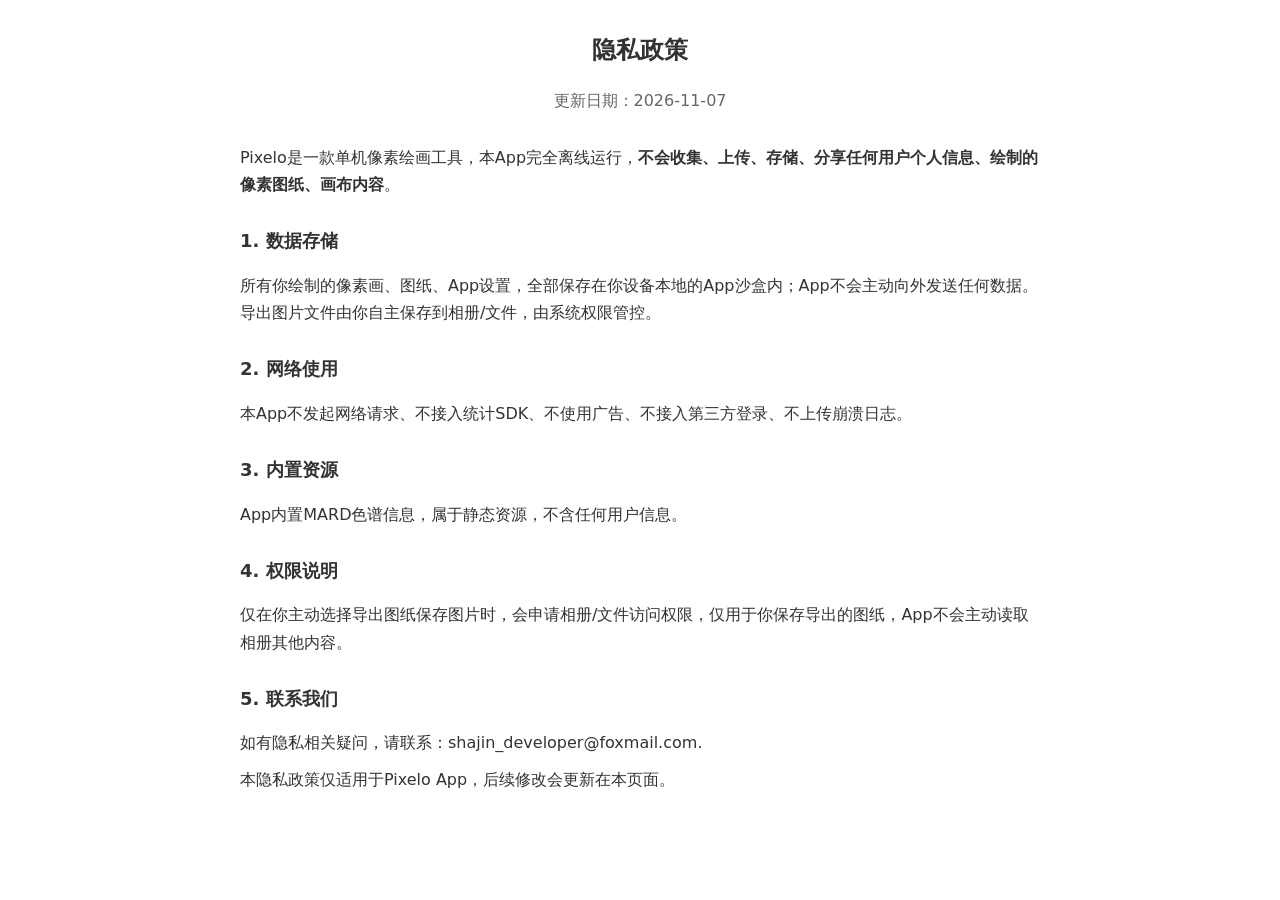
<file: index.html>
<!DOCTYPE html>
<html lang="zh-CN">
<head>
    <meta charset="UTF-8">
    <meta name="viewport" content="width=device-width, initial-scale=1.0">
    <title>隐私政策</title>
    <style>
        body{max-width:800px;margin:30px auto;padding:0 20px;font-family:system-ui,-apple-system,sans-serif;line-height:1.7;color:#333;}
        h1{font-size:24px;text-align:center;}
        .update{color:#666;text-align:center;margin-bottom:30px;}
        h2{font-size:18px;margin-top:28px;}
        p{margin:10px 0;}
    </style>
</head>
<body>
    <h1>隐私政策</h1>
    <div class="update">更新日期：2026-11-07</div>
    <p>Pixelo是一款单机像素绘画工具，本App完全离线运行，<strong>不会收集、上传、存储、分享任何用户个人信息、绘制的像素图纸、画布内容</strong>。</p>
    <h2>1. 数据存储</h2>
    <p>所有你绘制的像素画、图纸、App设置，全部保存在你设备本地的App沙盒内；App不会主动向外发送任何数据。导出图片文件由你自主保存到相册/文件，由系统权限管控。</p>
    <h2>2. 网络使用</h2>
    <p>本App不发起网络请求、不接入统计SDK、不使用广告、不接入第三方登录、不上传崩溃日志。</p>
    <h2>3. 内置资源</h2>
    <p>App内置MARD色谱信息，属于静态资源，不含任何用户信息。</p>
    <h2>4. 权限说明</h2>
    <p>仅在你主动选择导出图纸保存图片时，会申请相册/文件访问权限，仅用于你保存导出的图纸，App不会主动读取相册其他内容。</p>
    <h2>5. 联系我们</h2>
    <p>如有隐私相关疑问，请联系：shajin_developer@foxmail.com.</p>
    <p>本隐私政策仅适用于Pixelo App，后续修改会更新在本页面。</p>
</body>
</html>
</file>
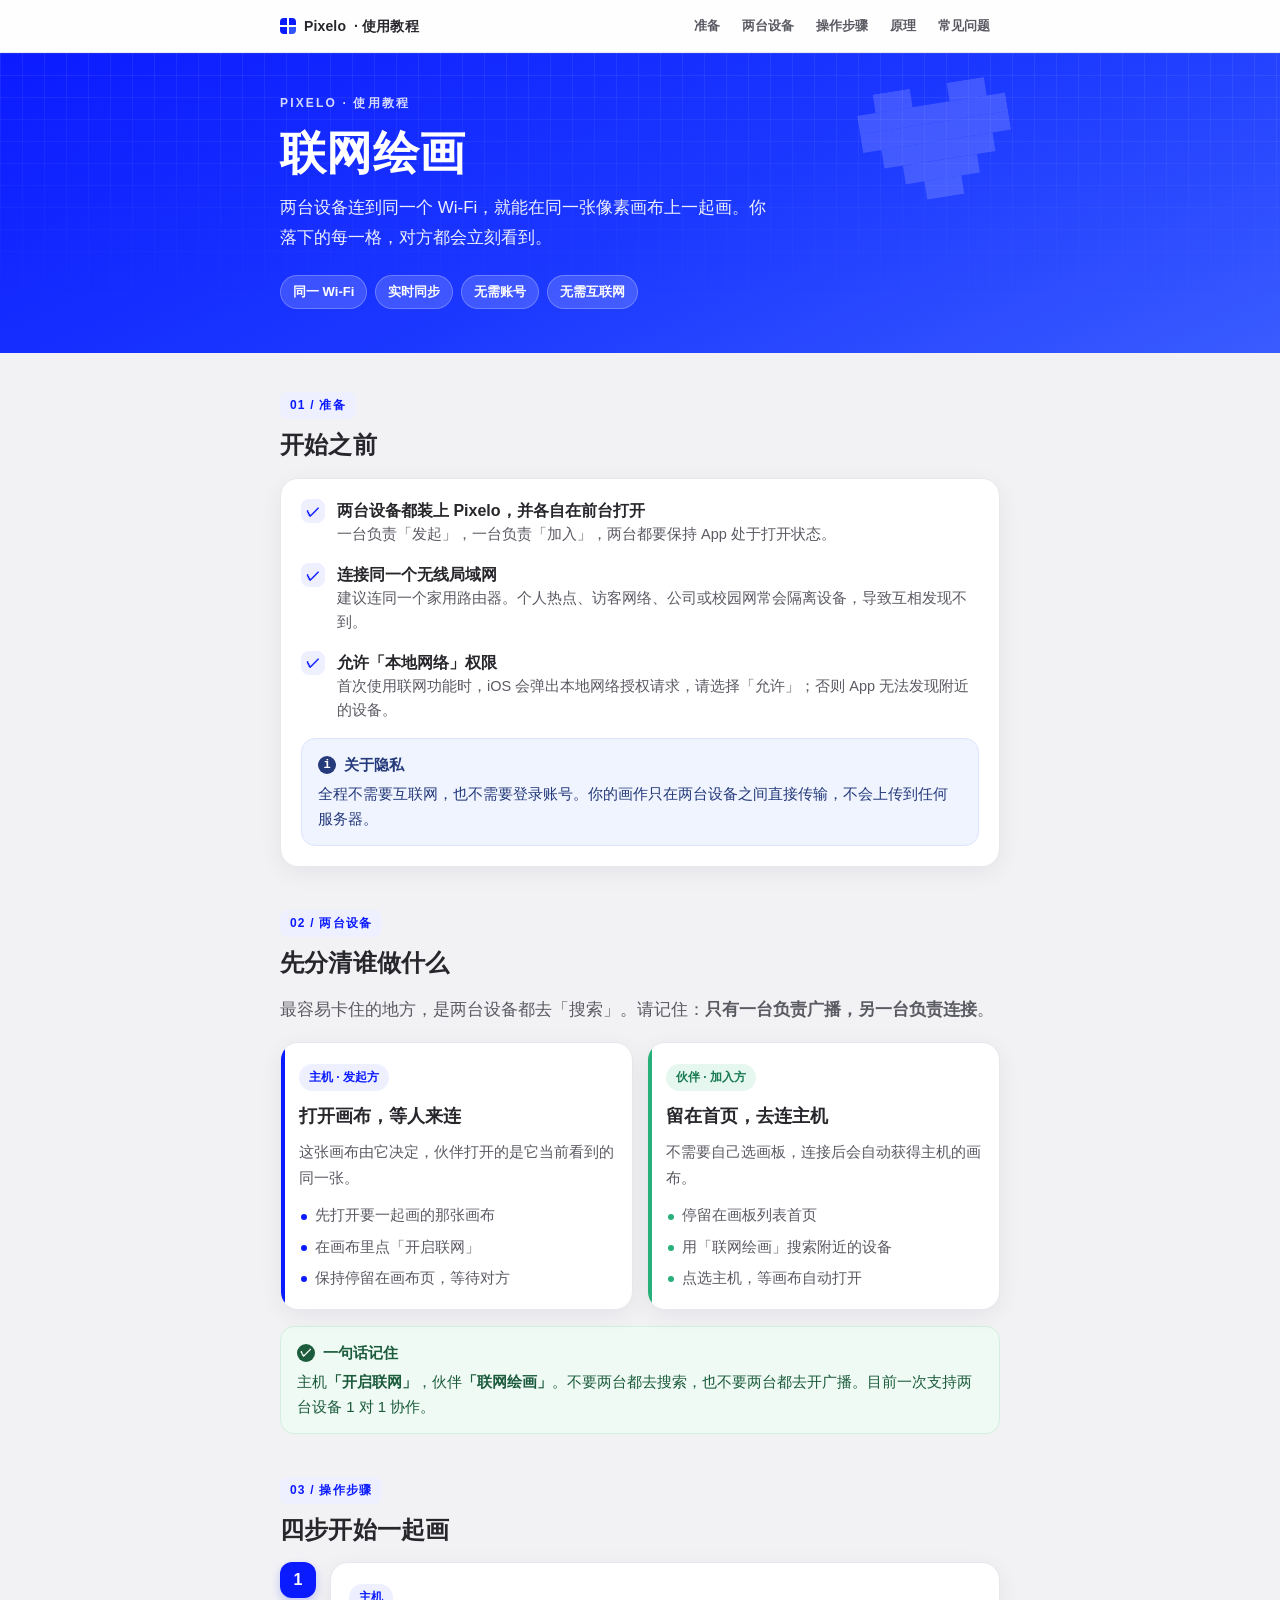
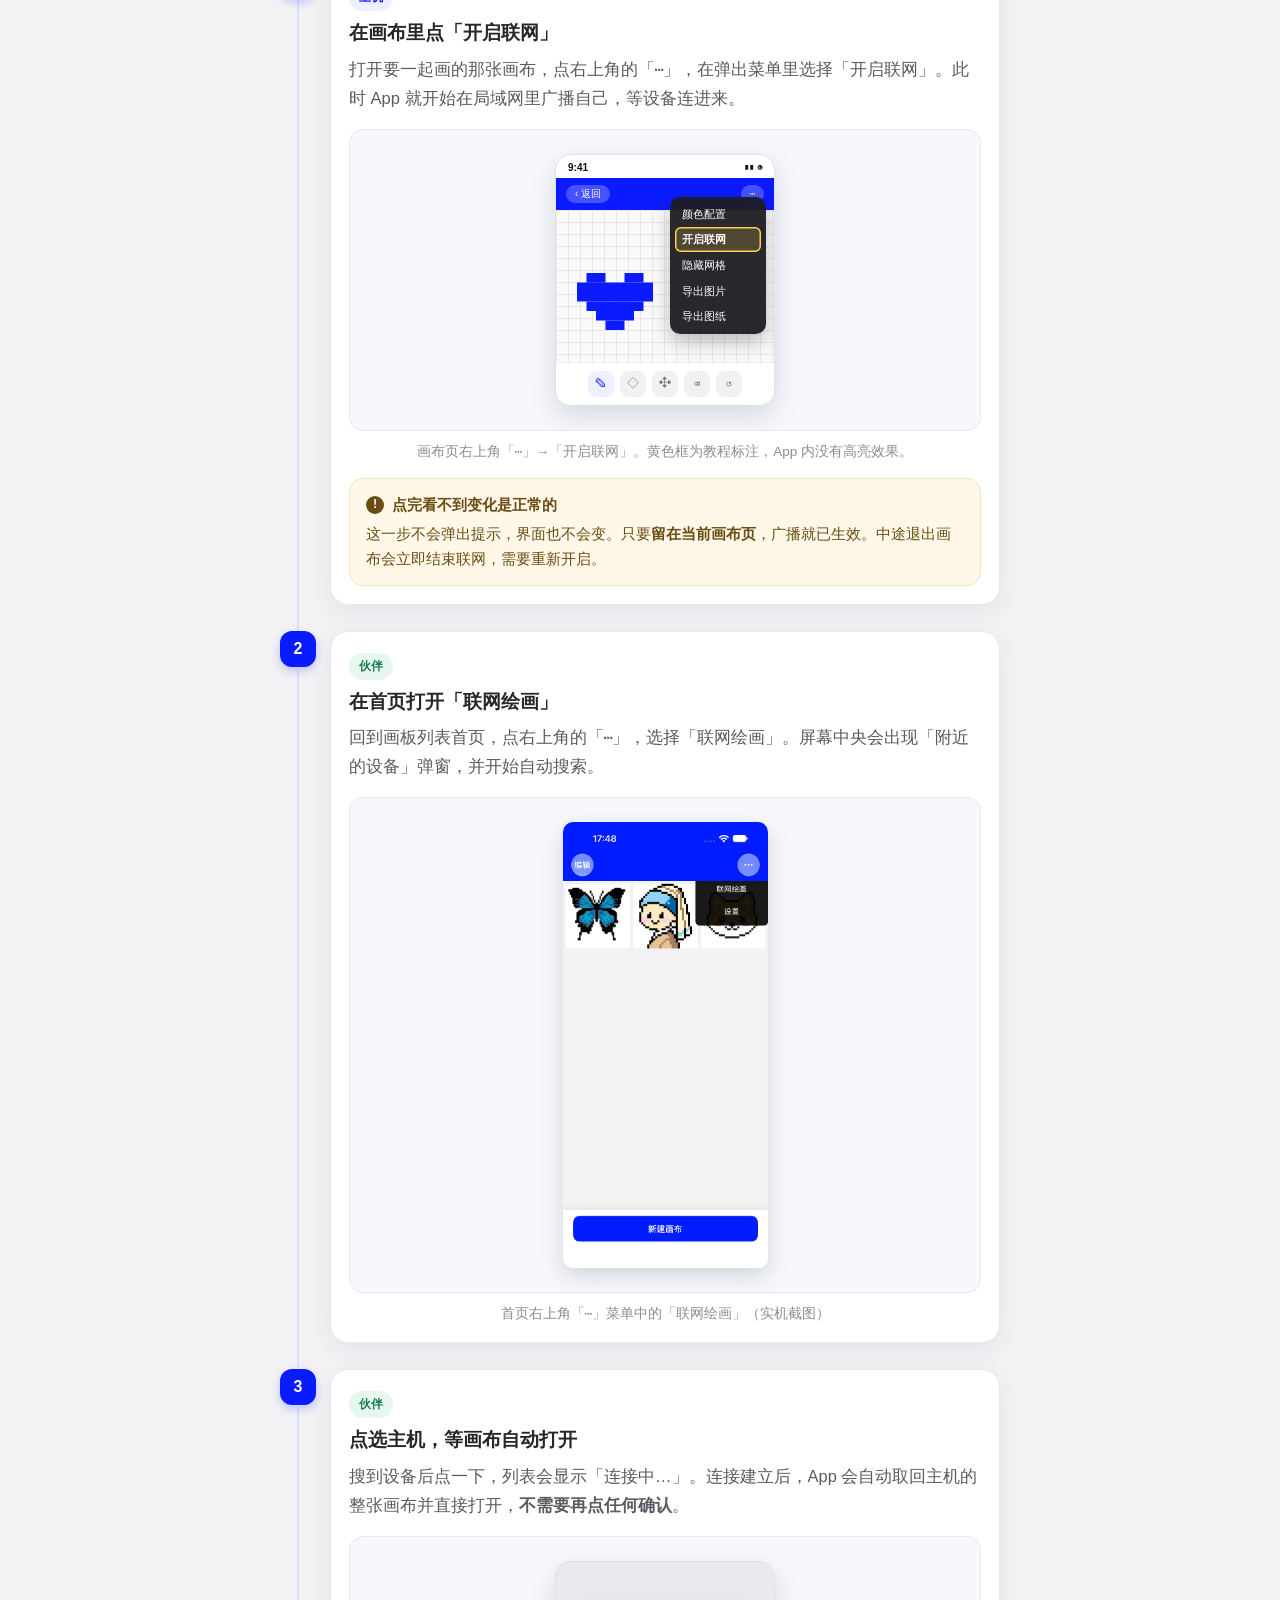
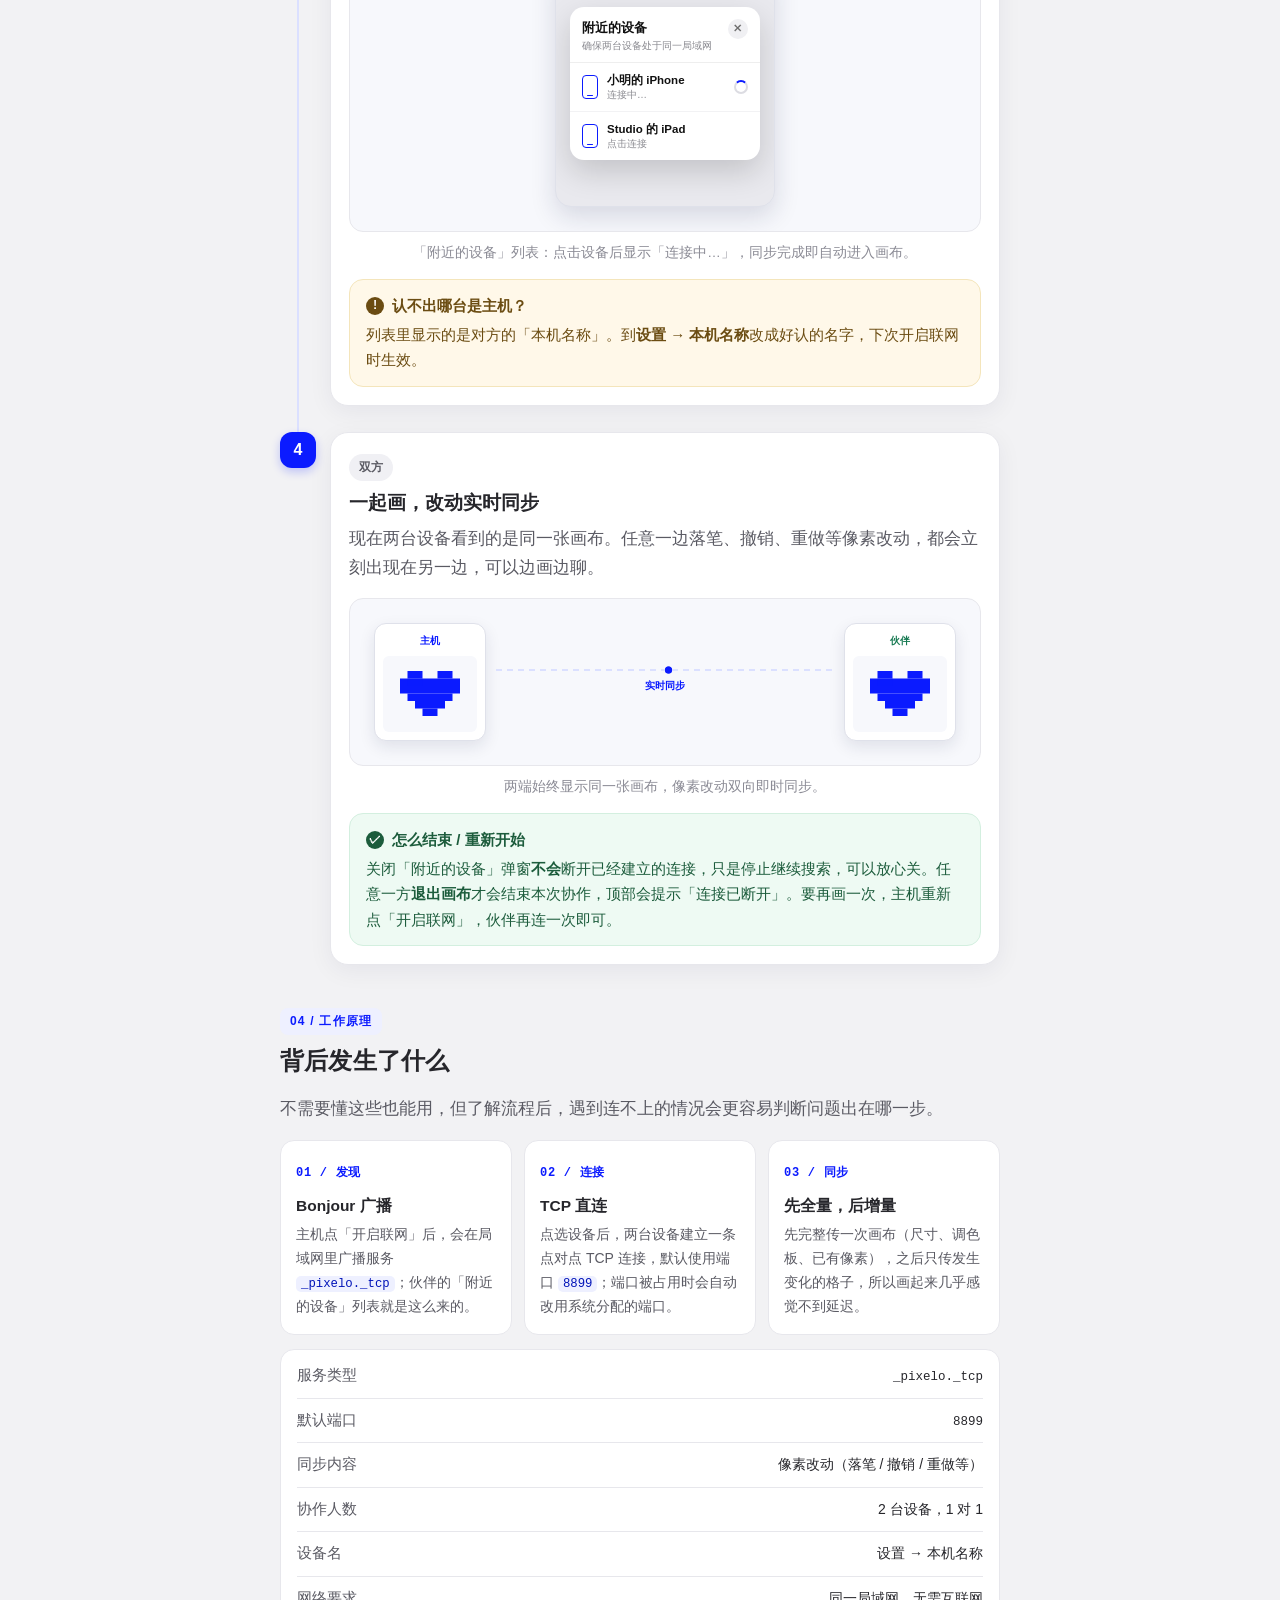
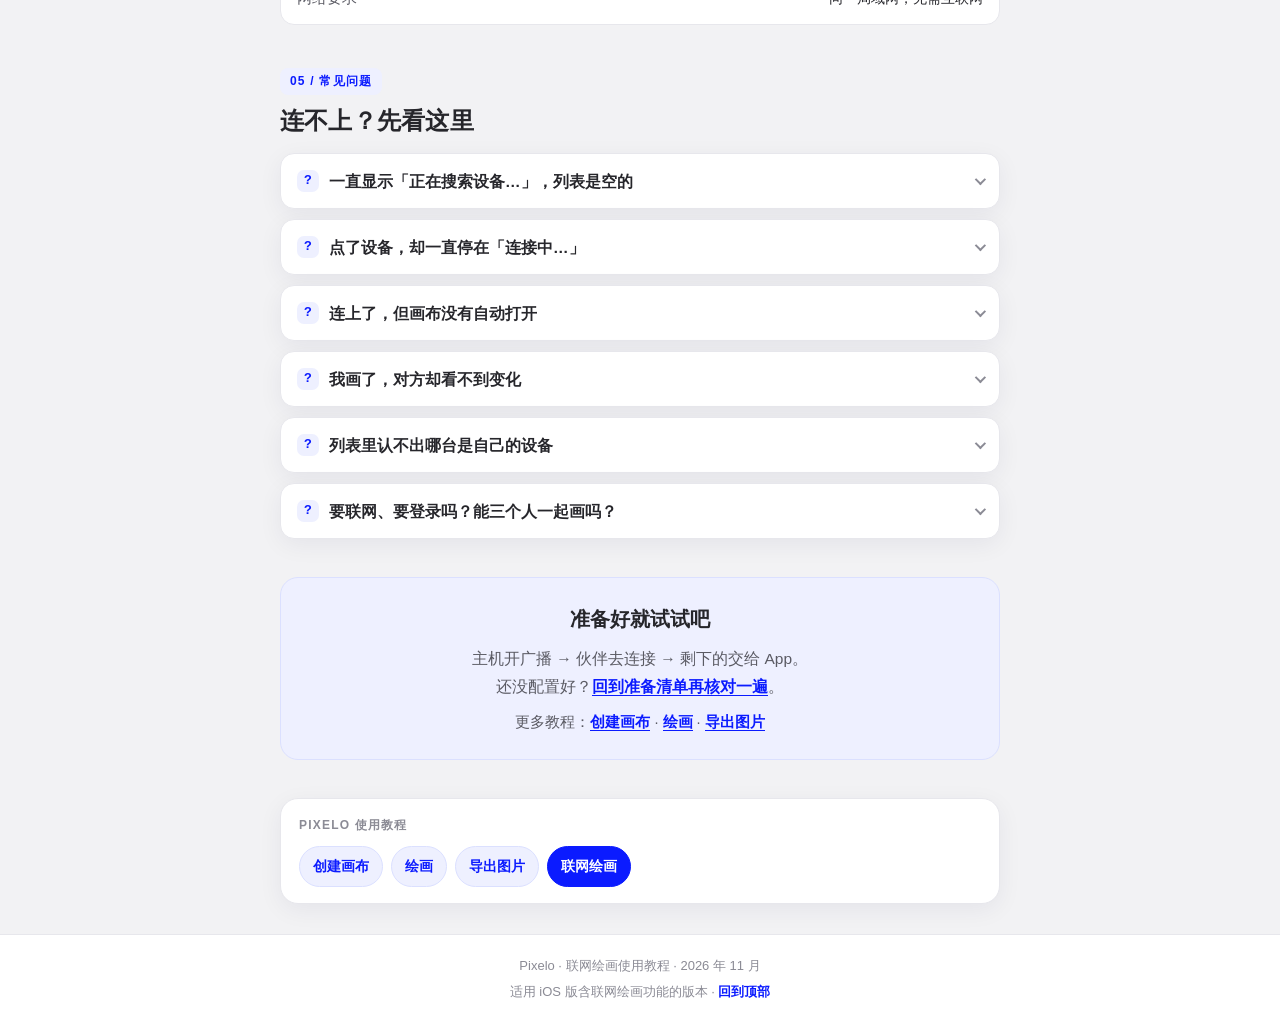
<file: connect.html>
<!DOCTYPE html>
<html lang="zh-CN">
<head>
	<meta charset="utf-8">
	<meta name="viewport" content="width=device-width, initial-scale=1, viewport-fit=cover">
	<meta name="color-scheme" content="light">
	<meta name="description" content="Pixelo 联网绘画使用教程：两台设备连接同一 Wi-Fi，即可在同一张像素画布上实时协作。">
	<title>联网绘画 · 使用教程 | Pixelo</title>
	<link rel="stylesheet" href="css/tech.css">
</head>
<body id="top">

	<!-- 像素图案：全页复用，无需外部图片 -->
	<svg class="svg-sprite" aria-hidden="true" focusable="false">
		<symbol id="px-heart" viewBox="0 0 8 6">
			<g fill="currentColor">
				<rect x="1" y="0" width="2" height="1"/>
				<rect x="5" y="0" width="2" height="1"/>
				<rect x="0" y="1" width="8" height="1"/>
				<rect x="0" y="2" width="8" height="1"/>
				<rect x="1" y="3" width="6" height="1"/>
				<rect x="2" y="4" width="4" height="1"/>
				<rect x="3" y="5" width="2" height="1"/>
				<rect x="1" y="1" width="1" height="1" opacity=".45"/>
				<rect x="2" y="1" width="1" height="1" opacity=".45"/>
			</g>
		</symbol>
	</svg>

	<a class="skip-link" href="#main">跳到正文</a>

	<header class="topbar">
		<div class="topbar__inner">
			<span class="topbar__brand"><span class="topbar__mark" aria-hidden="true"></span>Pixelo<span class="topbar__brand-sub"> · 使用教程</span></span>
			<nav class="topbar__nav" aria-label="页面目录">
				<a href="#prepare">准备</a>
				<a href="#roles">两台设备</a>
				<a href="#steps">操作步骤</a>
				<a href="#how">原理</a>
				<a href="#faq">常见问题</a>
			</nav>
		</div>
	</header>

	<main id="main">

		<!-- ==================================================== Hero -->
		<section class="hero" aria-labelledby="page-title">
			<div class="hero__inner">
				<p class="hero__eyebrow">PIXELO · 使用教程</p>
				<h1 id="page-title">联网绘画</h1>
				<p class="hero__lead">两台设备连到同一个 Wi-Fi，就能在同一张像素画布上一起画。你落下的每一格，对方都会立刻看到。</p>
				<ul class="hero__chips">
					<li>同一 Wi-Fi</li>
					<li>实时同步</li>
					<li>无需账号</li>
					<li>无需互联网</li>
				</ul>
				<div class="hero__art" aria-hidden="true"><svg viewBox="0 0 8 6"><use href="#px-heart"/></svg></div>
			</div>
		</section>

		<!-- ================================================ 01 开始之前 -->
		<section class="section" id="prepare" aria-labelledby="prepare-title">
			<div class="section__head">
				<span class="section__kicker">01 / 准备</span>
				<h2 id="prepare-title">开始之前</h2>
			</div>
			<div class="card">
				<ul class="checklist__list">
					<li>
						<div>
							<strong>两台设备都装上 Pixelo，并各自在前台打开</strong>
							<span>一台负责「发起」，一台负责「加入」，两台都要保持 App 处于打开状态。</span>
						</div>
					</li>
					<li>
						<div>
							<strong>连接同一个无线局域网</strong>
							<span>建议连同一个家用路由器。个人热点、访客网络、公司或校园网常会隔离设备，导致互相发现不到。</span>
						</div>
					</li>
					<li>
						<div>
							<strong>允许「本地网络」权限</strong>
							<span>首次使用联网功能时，iOS 会弹出本地网络授权请求，请选择「允许」；否则 App 无法发现附近的设备。</span>
						</div>
					</li>
				</ul>
				<div class="callout callout--info">
					<div class="callout__title"><span class="callout__icon"><span>i</span></span>关于隐私</div>
					<p>全程不需要互联网，也不需要登录账号。你的画作只在两台设备之间直接传输，不会上传到任何服务器。</p>
				</div>
			</div>
		</section>

		<!-- ================================================ 02 角色说明 -->
		<section class="section" id="roles" aria-labelledby="roles-title">
			<div class="section__head">
				<span class="section__kicker">02 / 两台设备</span>
				<h2 id="roles-title">先分清谁做什么</h2>
			</div>
			<p class="section__intro">最容易卡住的地方，是两台设备都去「搜索」。请记住：<strong>只有一台负责广播，另一台负责连接</strong>。</p>

			<div class="roles">
				<article class="role role--host">
					<span class="role__tag">主机 · 发起方</span>
					<h3>打开画布，等人来连</h3>
					<p>这张画布由它决定，伙伴打开的是它当前看到的同一张。</p>
					<ul class="role__flow">
						<li>先打开要一起画的那张画布</li>
						<li>在画布里点「开启联网」</li>
						<li>保持停留在画布页，等待对方</li>
					</ul>
				</article>
				<article class="role role--guest">
					<span class="role__tag">伙伴 · 加入方</span>
					<h3>留在首页，去连主机</h3>
					<p>不需要自己选画板，连接后会自动获得主机的画布。</p>
					<ul class="role__flow">
						<li>停留在画板列表首页</li>
						<li>用「联网绘画」搜索附近的设备</li>
						<li>点选主机，等画布自动打开</li>
					</ul>
				</article>
			</div>

			<div class="callout callout--tip">
				<div class="callout__title"><span class="callout__icon"><span>✓</span></span>一句话记住</div>
				<p>主机<strong>「开启联网」</strong>，伙伴<strong>「联网绘画」</strong>。不要两台都去搜索，也不要两台都去开广播。目前一次支持两台设备 1 对 1 协作。</p>
			</div>
		</section>

		<!-- ================================================ 03 操作步骤 -->
		<section class="section" id="steps" aria-labelledby="steps-title">
			<div class="section__head">
				<span class="section__kicker">03 / 操作步骤</span>
				<h2 id="steps-title">四步开始一起画</h2>
			</div>

			<ol class="steps">
				<!-- 步骤 1 -->
				<li class="step">
					<div class="step__marker" aria-hidden="true">1</div>
					<div class="step__body">
						<span class="step__who">主机</span>
						<h3>在画布里点「开启联网」</h3>
						<p>打开要一起画的那张画布，点右上角的「⋯」，在弹出菜单里选择「开启联网」。此时 App 就开始在局域网里广播自己，等设备连进来。</p>

						<figure class="figure">
							<div class="figure__stage">
								<div class="mock" aria-hidden="true">
									<div class="mock__status"><span>9:41</span><span>▮▮ ◔</span></div>
									<div class="mock__nav"><span class="mock__navbtn">‹ 返回</span><span class="mock__navbtn">⋯</span></div>
									<div class="mock__canvas"><svg class="px" viewBox="0 0 8 6"><use href="#px-heart"/></svg></div>
									<div class="mock__toolbar">
										<span class="mock__tool is-active">✎</span>
										<span class="mock__tool">◇</span>
										<span class="mock__tool">✥</span>
										<span class="mock__tool">⌫</span>
										<span class="mock__tool">↺</span>
									</div>
									<div class="mock__menu">
										<span>颜色配置</span>
										<span class="is-highlight">开启联网</span>
										<span>隐藏网格</span>
										<span>导出图片</span>
										<span>导出图纸</span>
									</div>
								</div>
							</div>
							<figcaption>画布页右上角「⋯」→「开启联网」。黄色框为教程标注，App 内没有高亮效果。</figcaption>
						</figure>

						<div class="callout callout--note">
							<div class="callout__title"><span class="callout__icon"><span>!</span></span>点完看不到变化是正常的</div>
							<p>这一步不会弹出提示，界面也不会变。只要<strong>留在当前画布页</strong>，广播就已生效。中途退出画布会立即结束联网，需要重新开启。</p>
						</div>
					</div>
				</li>

				<!-- 步骤 2 -->
				<li class="step">
					<div class="step__marker" aria-hidden="true">2</div>
					<div class="step__body">
						<span class="step__who step__who--guest">伙伴</span>
						<h3>在首页打开「联网绘画」</h3>
						<p>回到画板列表首页，点右上角的「⋯」，选择「联网绘画」。屏幕中央会出现「附近的设备」弹窗，并开始自动搜索。</p>

						<figure class="figure">
							<div class="figure__stage">
								<img src="img/Screenshot iPhone 18 Pro 2026-11-07 at 17.48.18.png"
									alt="Pixelo 首页截图：右上角「⋯」菜单已展开，菜单内有「联网绘画」和「设置」两项；页面下方是「新建画布」按钮。">
							</div>
							<figcaption>首页右上角「⋯」菜单中的「联网绘画」（实机截图）</figcaption>
						</figure>
					</div>
				</li>

				<!-- 步骤 3 -->
				<li class="step">
					<div class="step__marker" aria-hidden="true">3</div>
					<div class="step__body">
						<span class="step__who step__who--guest">伙伴</span>
						<h3>点选主机，等画布自动打开</h3>
						<p>搜到设备后点一下，列表会显示「连接中…」。连接建立后，App 会自动取回主机的整张画布并直接打开，<strong>不需要再点任何确认</strong>。</p>

						<figure class="figure">
							<div class="figure__stage">
								<div class="mock mock--devices" aria-hidden="true">
									<div class="sheet">
										<div class="sheet__head">
											<div>
												<strong>附近的设备</strong>
												<small>确保两台设备处于同一局域网</small>
											</div>
											<span class="sheet__close">✕</span>
										</div>
										<div class="sheet__list">
											<div class="device">
												<span class="device__icon"></span>
												<span class="device__text"><strong>小明的 iPhone</strong><small>连接中…</small></span>
												<span class="spinner"></span>
											</div>
											<div class="device">
												<span class="device__icon"></span>
												<span class="device__text"><strong>Studio 的 iPad</strong><small>点击连接</small></span>
											</div>
										</div>
									</div>
								</div>
							</div>
							<figcaption>「附近的设备」列表：点击设备后显示「连接中…」，同步完成即自动进入画布。</figcaption>
						</figure>

						<div class="callout callout--note">
							<div class="callout__title"><span class="callout__icon"><span>!</span></span>认不出哪台是主机？</div>
							<p>列表里显示的是对方的「本机名称」。到<strong>设置 → 本机名称</strong>改成好认的名字，下次开启联网时生效。</p>
						</div>
					</div>
				</li>

				<!-- 步骤 4 -->
				<li class="step">
					<div class="step__marker" aria-hidden="true">4</div>
					<div class="step__body">
						<span class="step__who step__who--both">双方</span>
						<h3>一起画，改动实时同步</h3>
						<p>现在两台设备看到的是同一张画布。任意一边落笔、撤销、重做等像素改动，都会立刻出现在另一边，可以边画边聊。</p>

						<figure class="figure">
							<div class="figure__stage figure__stage--soft">
								<div class="sync-demo" aria-hidden="true">
									<div class="sync-demo__phone">
										<div class="sync-demo__label">主机</div>
										<div class="sync-demo__grid"><svg class="px" viewBox="0 0 8 6"><use href="#px-heart"/></svg></div>
									</div>
									<div class="sync-demo__link">
										<div class="sync-demo__track">
											<span class="sync-demo__dot"></span>
											<span class="sync-demo__dot sync-demo__dot--2"></span>
										</div>
										<span>实时同步</span>
									</div>
									<div class="sync-demo__phone sync-demo__phone--guest">
										<div class="sync-demo__label">伙伴</div>
										<div class="sync-demo__grid"><svg class="px" viewBox="0 0 8 6"><use href="#px-heart"/></svg></div>
									</div>
								</div>
							</div>
							<figcaption>两端始终显示同一张画布，像素改动双向即时同步。</figcaption>
						</figure>

						<div class="callout callout--tip">
							<div class="callout__title"><span class="callout__icon"><span>✓</span></span>怎么结束 / 重新开始</div>
							<p>关闭「附近的设备」弹窗<strong>不会</strong>断开已经建立的连接，只是停止继续搜索，可以放心关。任意一方<strong>退出画布</strong>才会结束本次协作，顶部会提示「连接已断开」。要再画一次，主机重新点「开启联网」，伙伴再连一次即可。</p>
						</div>
					</div>
				</li>
			</ol>
		</section>

		<!-- ================================================ 04 工作原理 -->
		<section class="section" id="how" aria-labelledby="how-title">
			<div class="section__head">
				<span class="section__kicker">04 / 工作原理</span>
				<h2 id="how-title">背后发生了什么</h2>
			</div>
			<p class="section__intro">不需要懂这些也能用，但了解流程后，遇到连不上的情况会更容易判断问题出在哪一步。</p>

			<div class="flow">
				<div class="flow__item">
					<span class="flow__num">01 / 发现</span>
					<h3>Bonjour 广播</h3>
					<p>主机点「开启联网」后，会在局域网里广播服务 <code>_pixelo._tcp</code>；伙伴的「附近的设备」列表就是这么来的。</p>
				</div>
				<div class="flow__item">
					<span class="flow__num">02 / 连接</span>
					<h3>TCP 直连</h3>
					<p>点选设备后，两台设备建立一条点对点 TCP 连接，默认使用端口 <code>8899</code>；端口被占用时会自动改用系统分配的端口。</p>
				</div>
				<div class="flow__item">
					<span class="flow__num">03 / 同步</span>
					<h3>先全量，后增量</h3>
					<p>先完整传一次画布（尺寸、调色板、已有像素），之后只传发生变化的格子，所以画起来几乎感觉不到延迟。</p>
				</div>
			</div>

			<div class="specs">
				<dl>
					<div><dt>服务类型</dt><dd>_pixelo._tcp</dd></div>
					<div><dt>默认端口</dt><dd>8899</dd></div>
					<div><dt>同步内容</dt><dd class="is-plain">像素改动（落笔 / 撤销 / 重做等）</dd></div>
					<div><dt>协作人数</dt><dd class="is-plain">2 台设备，1 对 1</dd></div>
					<div><dt>设备名</dt><dd class="is-plain">设置 → 本机名称</dd></div>
					<div><dt>网络要求</dt><dd class="is-plain">同一局域网，无需互联网</dd></div>
				</dl>
			</div>
		</section>

		<!-- ================================================ 05 常见问题 -->
		<section class="section" id="faq" aria-labelledby="faq-title">
			<div class="section__head">
				<span class="section__kicker">05 / 常见问题</span>
				<h2 id="faq-title">连不上？先看这里</h2>
			</div>

			<div class="faq">
				<details>
					<summary>一直显示「正在搜索设备…」，列表是空的</summary>
					<div class="faq__answer">
						<p>按顺序检查：</p>
						<ul>
							<li>主机是否已经打开画布并点过「开启联网」，而且<strong>还停留在画布页</strong>（退出画布会停止广播）。</li>
							<li>两台设备是否连的是同一个 Wi-Fi；个人热点、访客网络、公司或校园网常会隔离设备。</li>
							<li>到 iOS「设置 → 隐私与安全性 → 本地网络」确认 Pixelo 已允许。</li>
							<li>关闭弹窗，重新点一次「联网绘画」，让它重新搜索。</li>
						</ul>
					</div>
				</details>

				<details>
					<summary>点了设备，却一直停在「连接中…」</summary>
					<div class="faq__answer">
						<p>多半是主机侧已经不在广播状态：请确认主机没有退出画布、没有切到别的页面太久。连接失败时屏幕顶部会出现提示。</p>
						<p>部分路由器开启了「AP 隔离 / 客户端隔离」，会阻止设备互相连接，换一个普通网络再试。仍不行就两端都退出画布，按步骤 1–3 重来一遍。</p>
					</div>
				</details>

				<details>
					<summary>连上了，但画布没有自动打开</summary>
					<div class="faq__answer">
						<p>连接成功后 App 会先请求并接收整张画布，画布较大时可能需要稍等片刻。请确认主机仍停留在那张画布页，没有中途切走或退出。</p>
						<p>若一直没有反应，让主机重新点一次「开启联网」，伙伴再连接一次。</p>
					</div>
				</details>

				<details>
					<summary>我画了，对方却看不到变化</summary>
					<div class="faq__answer">
						<p>先看有没有出现「连接已断开」的提示：断开后改动不会再同步，需要重新建立连接。任意一方退出画布都会结束本次协作。</p>
						<p>只关闭「附近的设备」弹窗不会中断同步，那只是停止搜索，不必担心。</p>
					</div>
				</details>

				<details>
					<summary>列表里认不出哪台是自己的设备</summary>
					<div class="faq__answer">
						<p>列表显示的是对方的「本机名称」，默认取系统设备名。到首页「⋯ → 设置 → 本机名称」改成容易辨认的名字，下次开启联网时就会用新名字广播。</p>
					</div>
				</details>

				<details>
					<summary>要联网、要登录吗？能三个人一起画吗？</summary>
					<div class="faq__answer">
						<p>不需要互联网，也不需要账号，画作不会上传服务器，只在同一局域网的两台设备间直接传输。</p>
						<p>当前版本一次只支持两台设备 1 对 1 协作，第三台设备发起的连接会被忽略。</p>
					</div>
				</details>
			</div>
		</section>

		<!-- ==================================================== 收尾 -->
		<section class="ending" aria-label="小结">
			<div class="ending__card">
				<h2>准备好就试试吧</h2>
				<p>主机开广播 → 伙伴去连接 → 剩下的交给 App。<br>还没配置好？<a href="#prepare">回到准备清单再核对一遍</a>。</p>
			<p class="ending__more">更多教程：<a href="create.html">创建画布</a> · <a href="draw.html">绘画</a> · <a href="export.html">导出图片</a></p>
			</div>
		</section>
	</main>

	<nav class="tutorial-nav" aria-label="其他使用教程">
		<div class="tutorial-nav__inner">
			<p class="tutorial-nav__label">PIXELO 使用教程</p>
			<div class="tutorial-nav__links">
				<a href="create.html">创建画布</a>
				<a href="draw.html">绘画</a>
				<a href="export.html">导出图片</a>
				<a class="is-current" href="connect.html" aria-current="page">联网绘画</a>
			</div>
		</div>
	</nav>

	<footer class="footer">
		<p>Pixelo · 联网绘画使用教程 · 2026 年 11 月</p>
		<p>适用 iOS 版含联网绘画功能的版本 · <a href="#top">回到顶部</a></p>
	</footer>

</body>
</html>
</file>
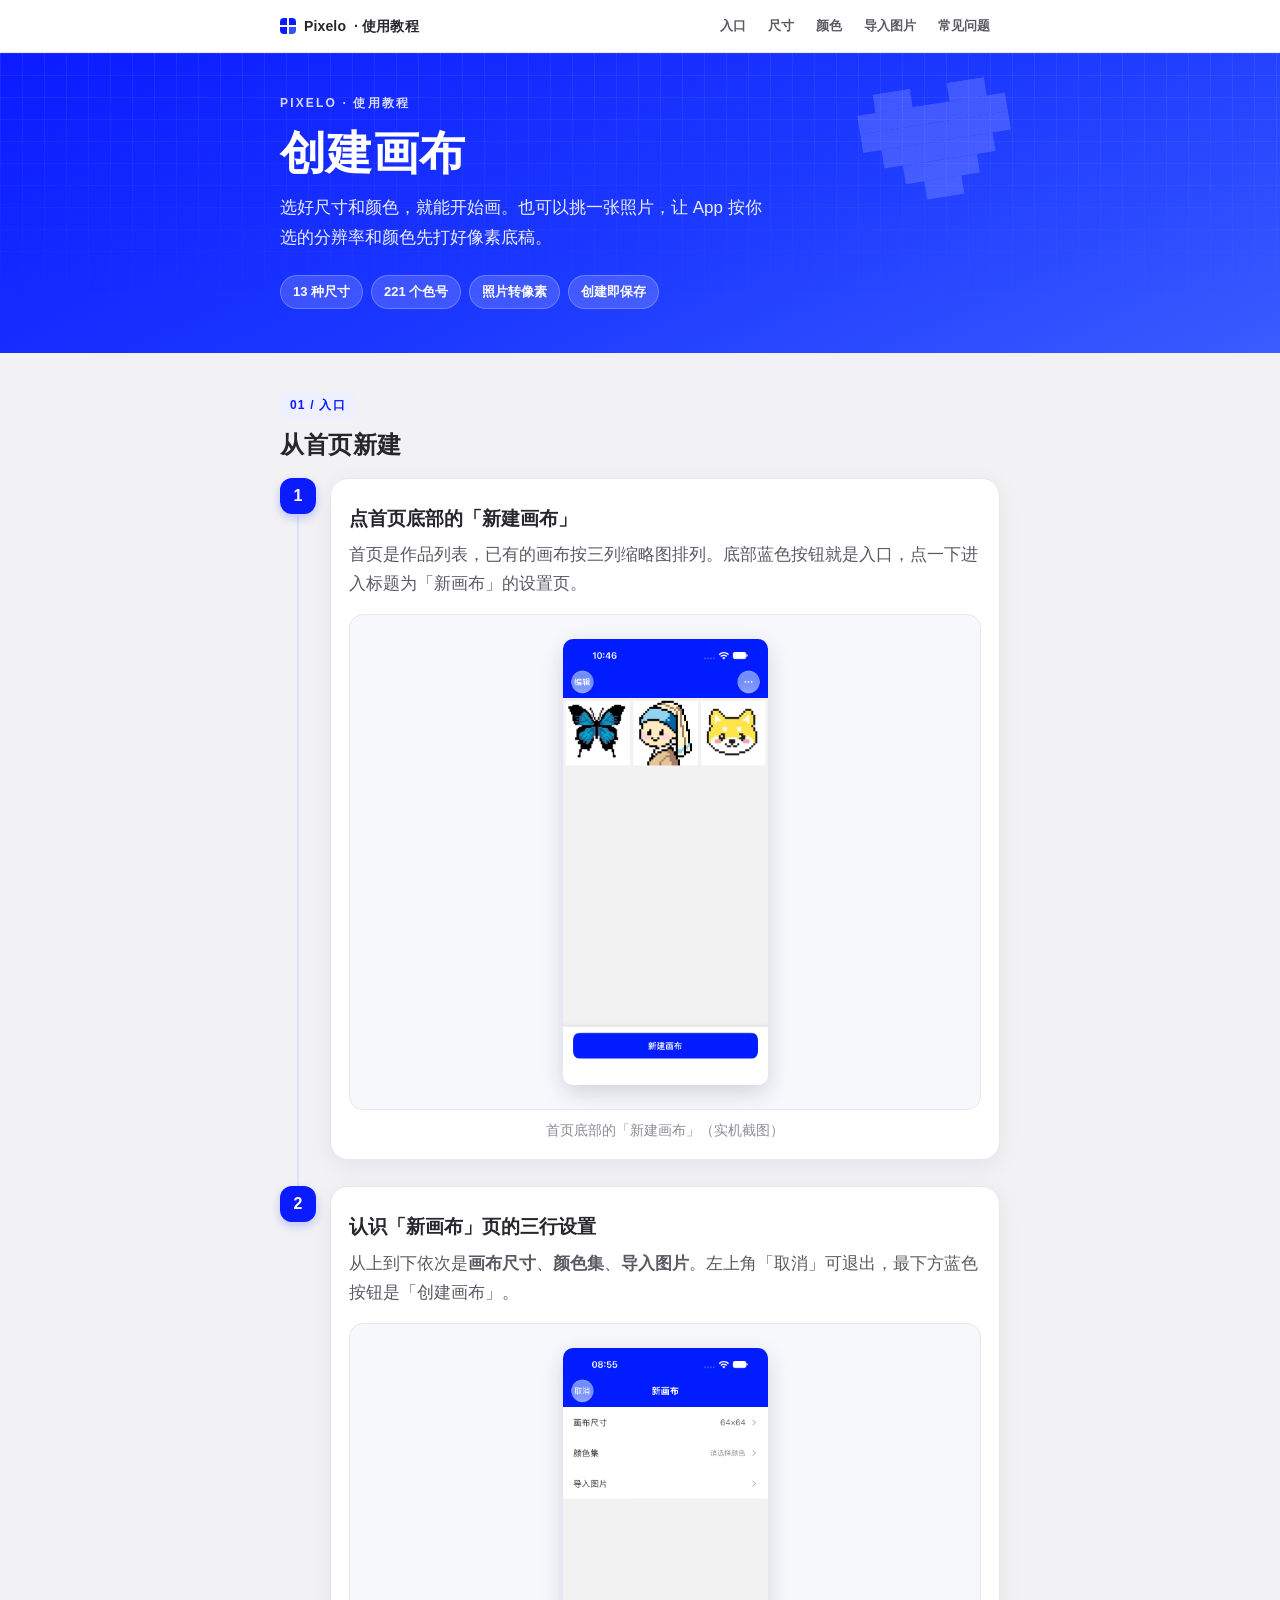
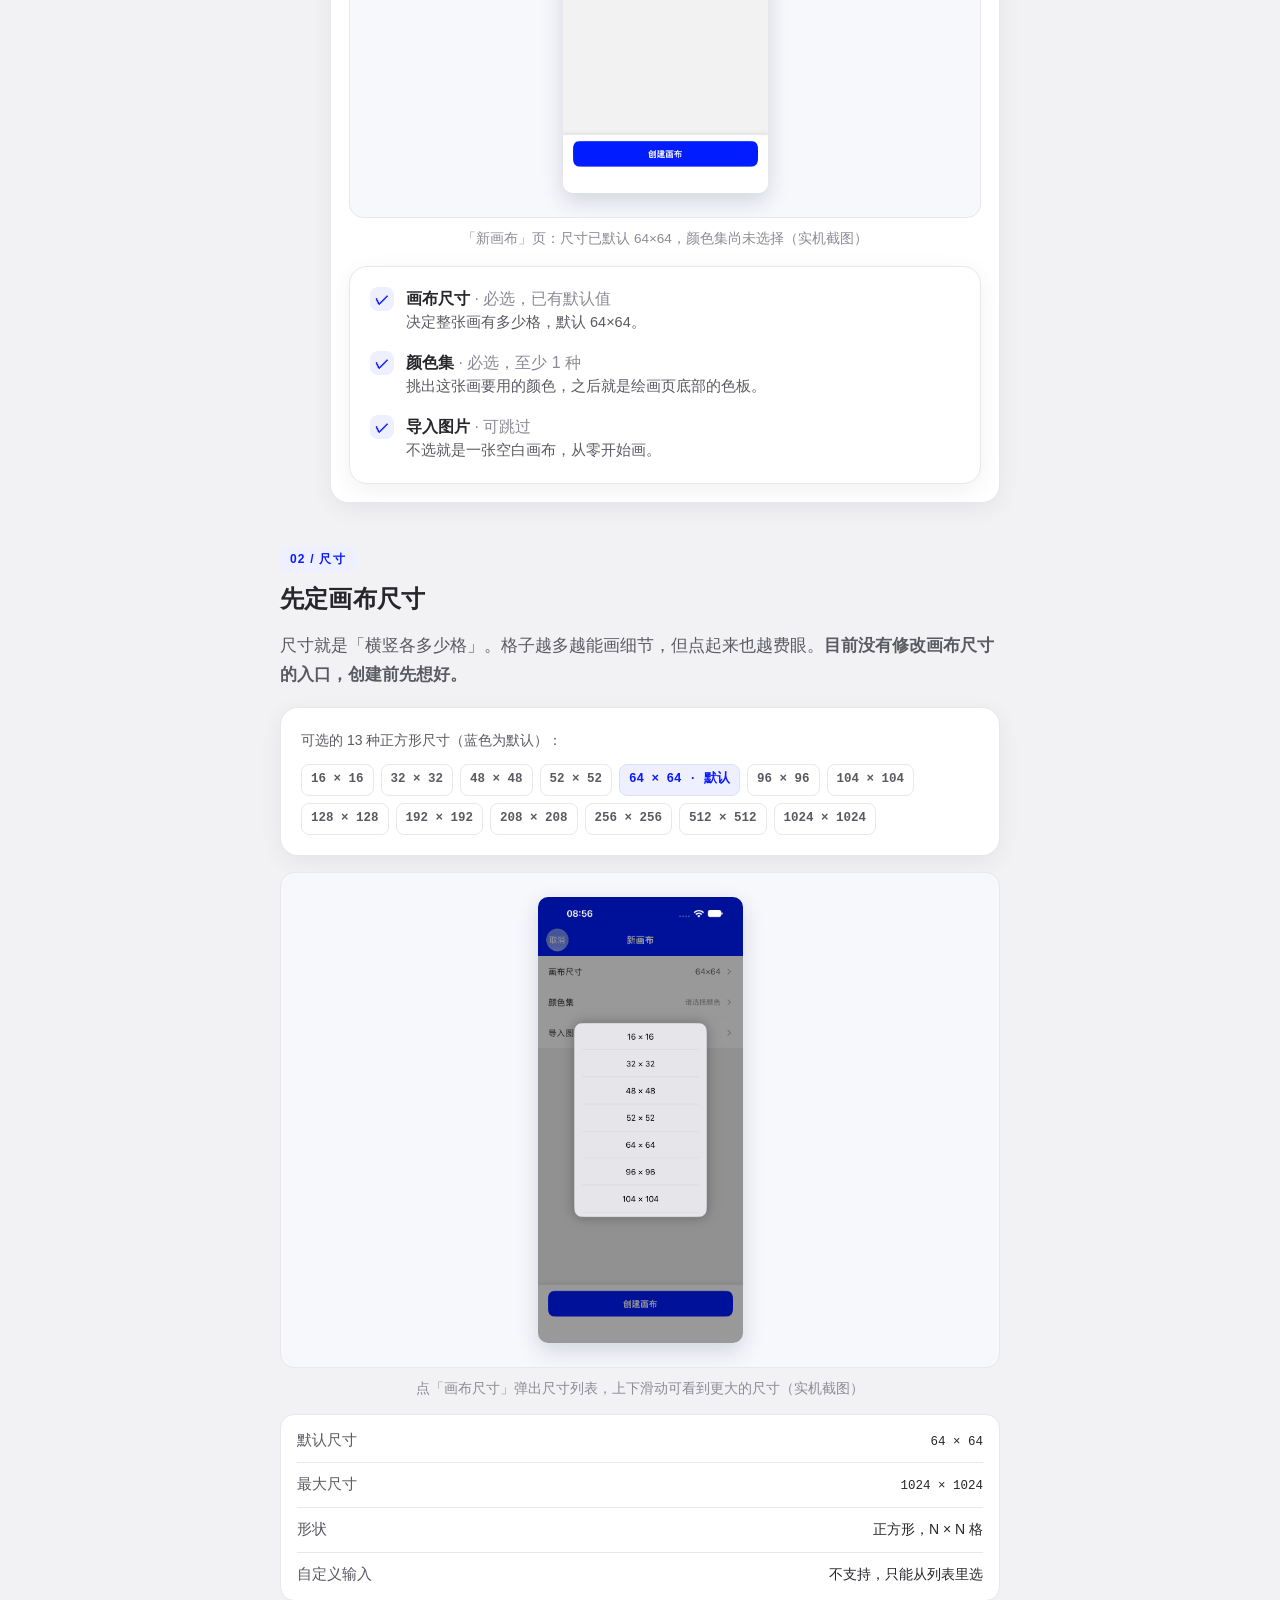
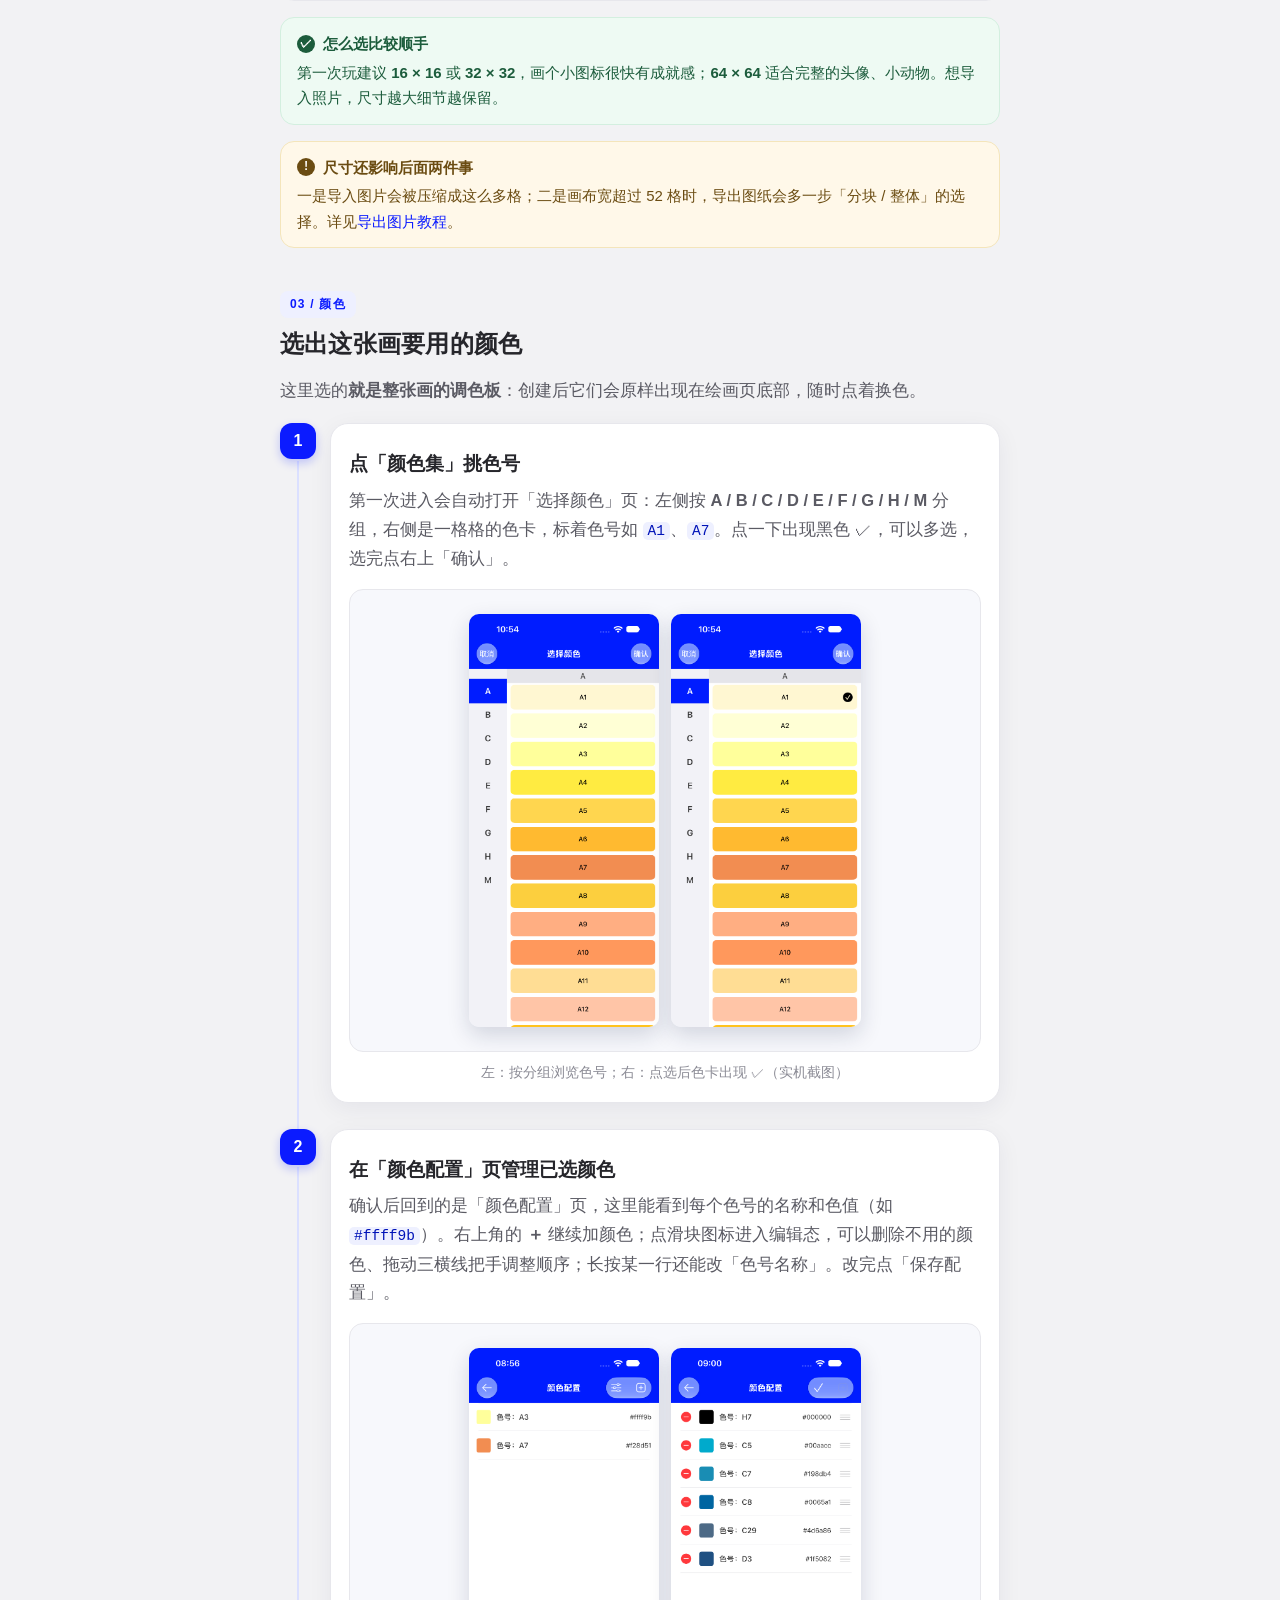
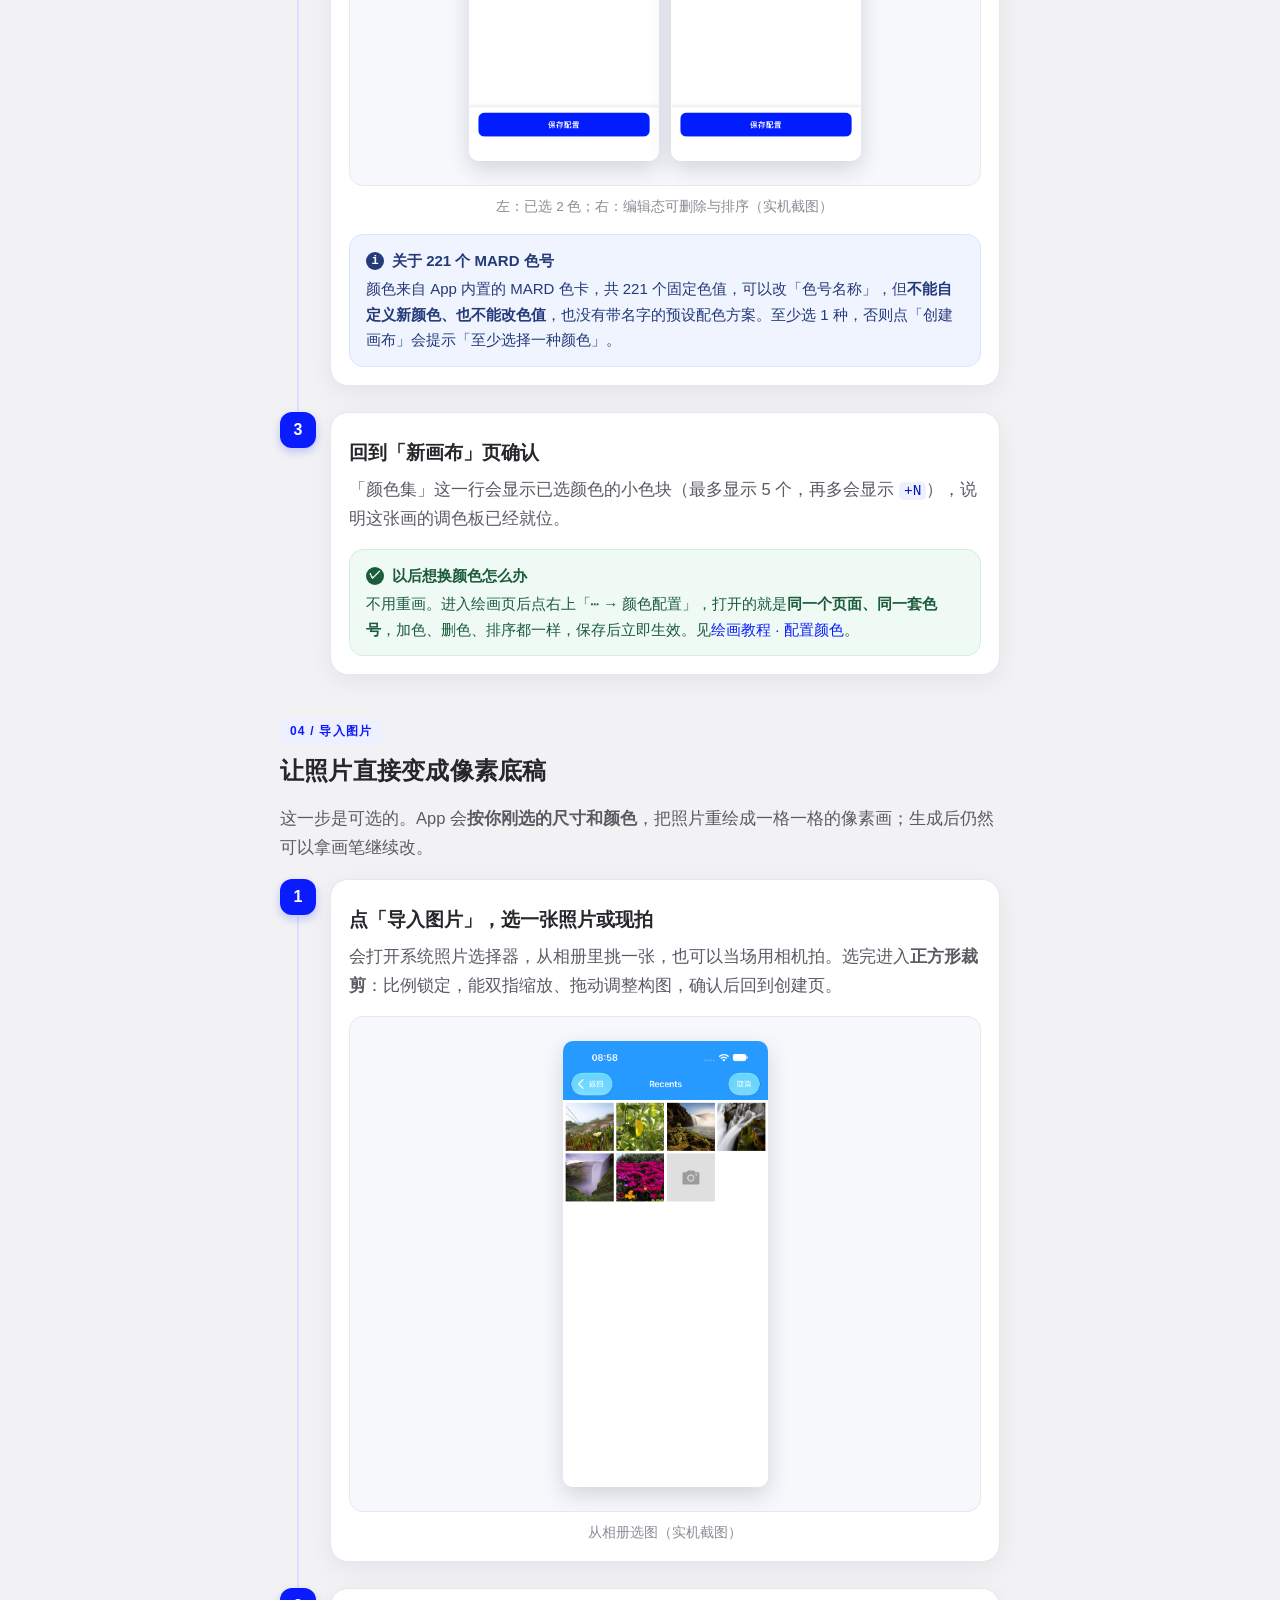
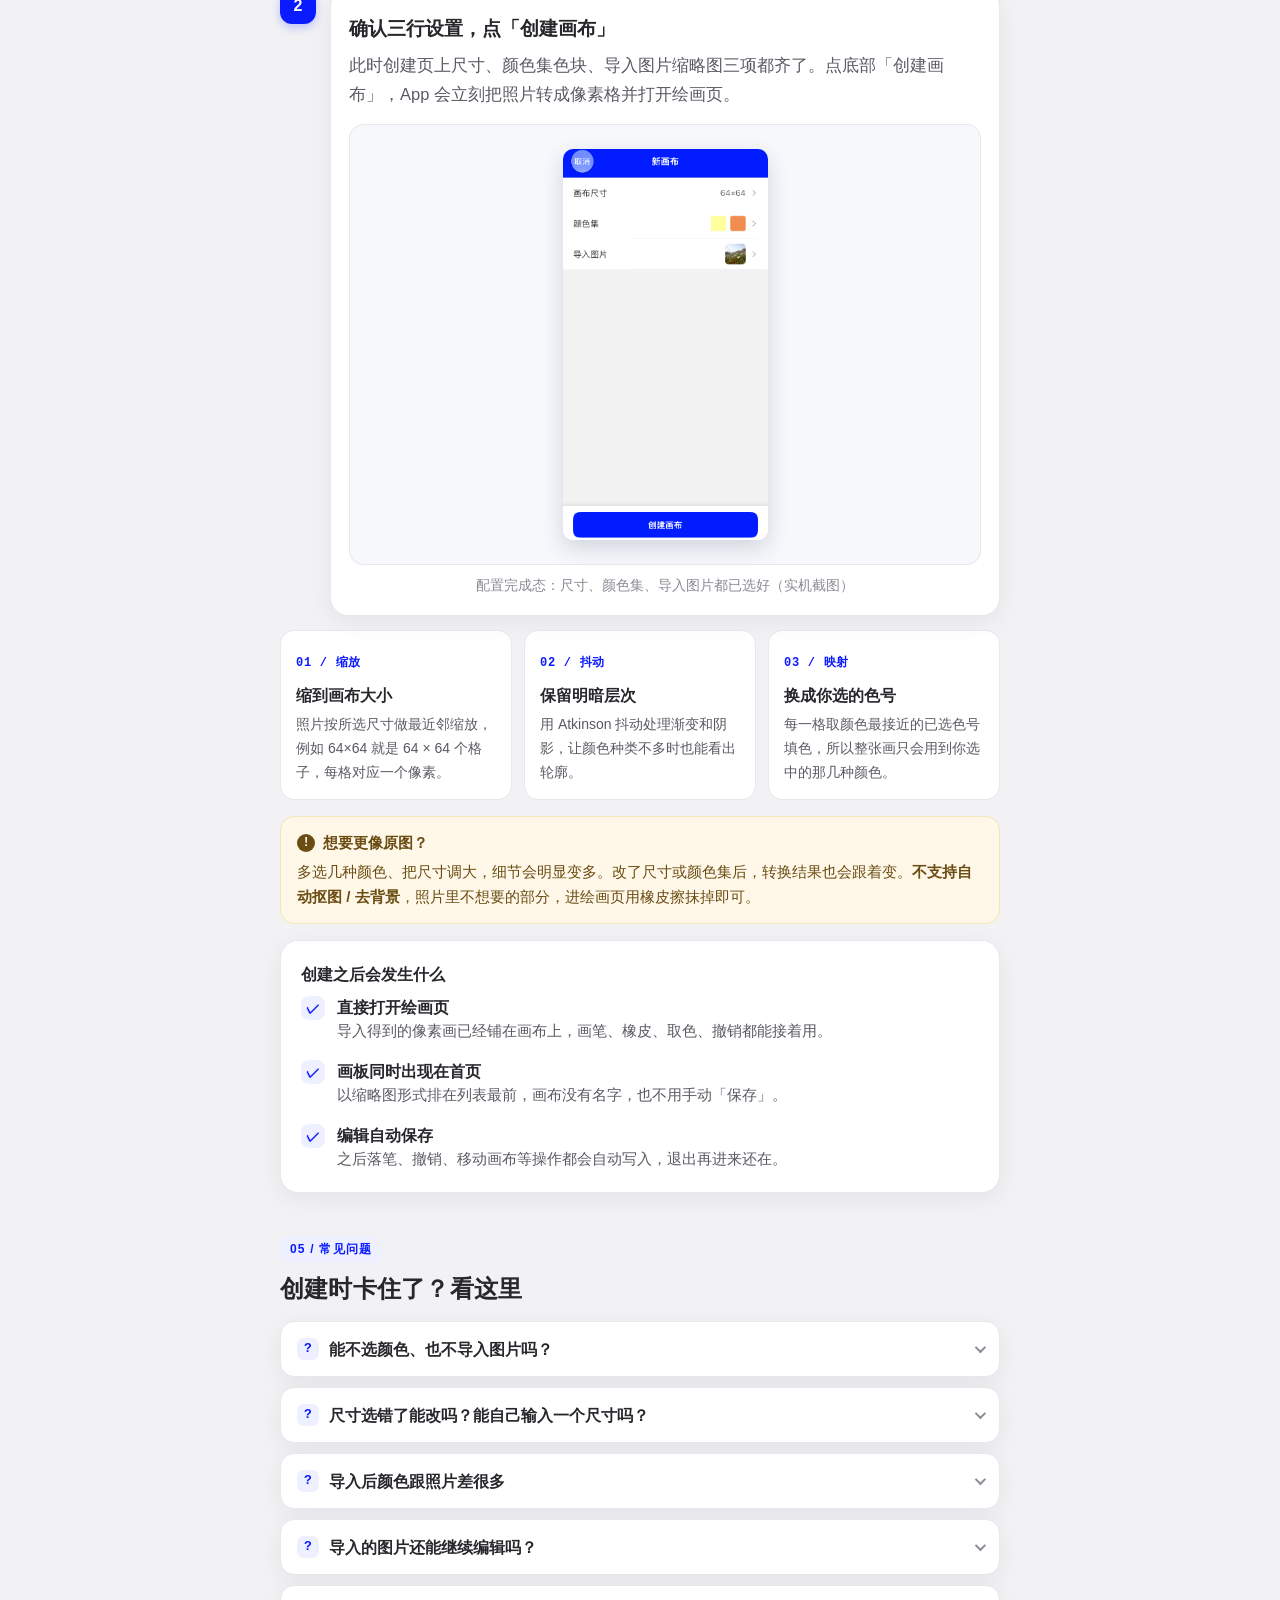
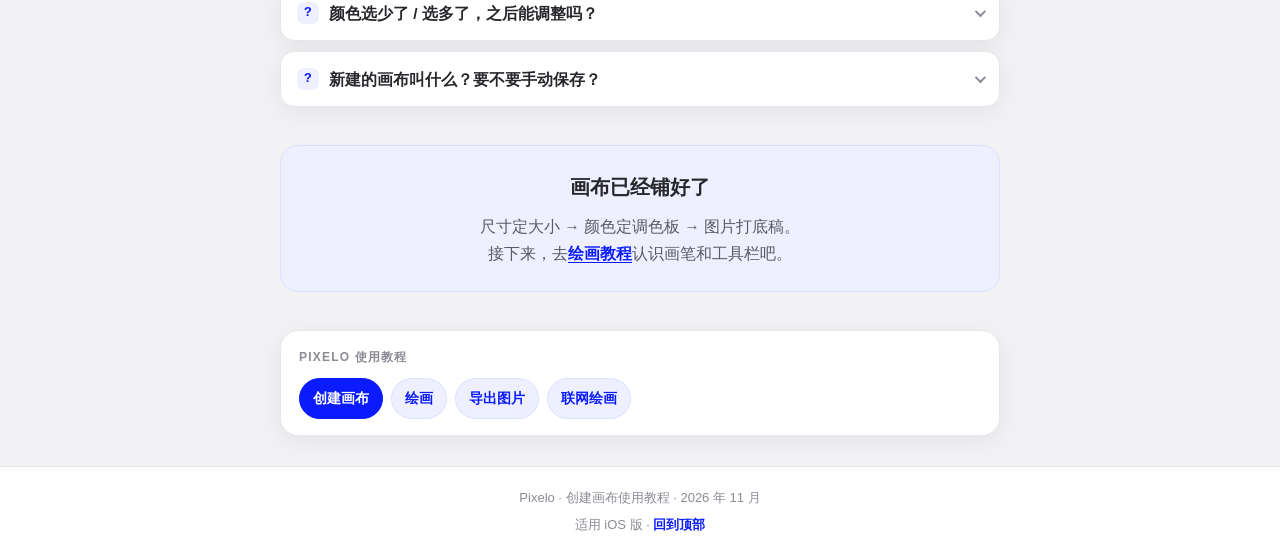
<file: create.html>
<!DOCTYPE html>
<html lang="zh-CN">
<head>
	<meta charset="utf-8">
	<meta name="viewport" content="width=device-width, initial-scale=1, viewport-fit=cover">
	<meta name="color-scheme" content="light">
	<meta name="description" content="Pixelo 创建画布使用教程：选择画布尺寸与 MARD 颜色集，还可以导入照片，按所选分辨率和颜色自动生成像素底稿。">
	<title>创建画布 · 使用教程 | Pixelo</title>
	<link rel="stylesheet" href="css/tech.css">
</head>
<body id="top">

	<!-- 像素图案：全页复用，无需外部图片 -->
	<svg class="svg-sprite" aria-hidden="true" focusable="false">
		<symbol id="px-heart" viewBox="0 0 8 6">
			<g fill="currentColor">
				<rect x="1" y="0" width="2" height="1"/>
				<rect x="5" y="0" width="2" height="1"/>
				<rect x="0" y="1" width="8" height="1"/>
				<rect x="0" y="2" width="8" height="1"/>
				<rect x="1" y="3" width="6" height="1"/>
				<rect x="2" y="4" width="4" height="1"/>
				<rect x="3" y="5" width="2" height="1"/>
				<rect x="1" y="1" width="1" height="1" opacity=".45"/>
				<rect x="2" y="1" width="1" height="1" opacity=".45"/>
			</g>
		</symbol>
	</svg>

	<a class="skip-link" href="#main">跳到正文</a>

	<header class="topbar">
		<div class="topbar__inner">
			<span class="topbar__brand"><span class="topbar__mark" aria-hidden="true"></span>Pixelo<span class="topbar__brand-sub"> · 使用教程</span></span>
			<nav class="topbar__nav" aria-label="页面目录">
				<a href="#start">入口</a>
				<a href="#size">尺寸</a>
				<a href="#colors">颜色</a>
				<a href="#import">导入图片</a>
				<a href="#faq">常见问题</a>
			</nav>
		</div>
	</header>

	<main id="main">

		<!-- ==================================================== Hero -->
		<section class="hero" aria-labelledby="page-title">
			<div class="hero__inner">
				<p class="hero__eyebrow">PIXELO · 使用教程</p>
				<h1 id="page-title">创建画布</h1>
				<p class="hero__lead">选好尺寸和颜色，就能开始画。也可以挑一张照片，让 App 按你选的分辨率和颜色先打好像素底稿。</p>
				<ul class="hero__chips">
					<li>13 种尺寸</li>
					<li>221 个色号</li>
					<li>照片转像素</li>
					<li>创建即保存</li>
				</ul>
				<div class="hero__art" aria-hidden="true"><svg viewBox="0 0 8 6"><use href="#px-heart"/></svg></div>
			</div>
		</section>

		<!-- ================================================ 01 入口 -->
		<section class="section" id="start" aria-labelledby="start-title">
			<div class="section__head">
				<span class="section__kicker">01 / 入口</span>
				<h2 id="start-title">从首页新建</h2>
			</div>

			<ol class="steps">
				<li class="step">
					<div class="step__marker" aria-hidden="true">1</div>
					<div class="step__body">
						<h3>点首页底部的「新建画布」</h3>
						<p>首页是作品列表，已有的画布按三列缩略图排列。底部蓝色按钮就是入口，点一下进入标题为「新画布」的设置页。</p>

						<figure class="figure">
							<div class="figure__stage">
								<img src="img/home-gallery.png"
									alt="Pixelo 首页截图：三列作品缩略图，底部是蓝色的「新建画布」按钮，左上角有「编辑」。">
							</div>
							<figcaption>首页底部的「新建画布」（实机截图）</figcaption>
						</figure>
					</div>
				</li>

				<li class="step">
					<div class="step__marker" aria-hidden="true">2</div>
					<div class="step__body">
						<h3>认识「新画布」页的三行设置</h3>
						<p>从上到下依次是<strong>画布尺寸</strong>、<strong>颜色集</strong>、<strong>导入图片</strong>。左上角「取消」可退出，最下方蓝色按钮是「创建画布」。</p>

						<figure class="figure">
							<div class="figure__stage">
								<img src="img/new-canvas-empty.png"
									alt="「新画布」页初始状态：画布尺寸 64×64，颜色集显示「请选择颜色」，下方是「导入图片」，底部为「创建画布」按钮。">
							</div>
							<figcaption>「新画布」页：尺寸已默认 64×64，颜色集尚未选择（实机截图）</figcaption>
						</figure>

						<div class="card card--spaced">
							<ul class="checklist__list">
								<li>
									<div>
										<strong>画布尺寸 <em>· 必选，已有默认值</em></strong>
										<span>决定整张画有多少格，默认 64×64。</span>
									</div>
								</li>
								<li>
									<div>
										<strong>颜色集 <em>· 必选，至少 1 种</em></strong>
										<span>挑出这张画要用的颜色，之后就是绘画页底部的色板。</span>
									</div>
								</li>
								<li>
									<div>
										<strong>导入图片 <em>· 可跳过</em></strong>
										<span>不选就是一张空白画布，从零开始画。</span>
									</div>
								</li>
							</ul>
						</div>
					</div>
				</li>
			</ol>
		</section>

		<!-- ================================================ 02 尺寸 -->
		<section class="section" id="size" aria-labelledby="size-title">
			<div class="section__head">
				<span class="section__kicker">02 / 尺寸</span>
				<h2 id="size-title">先定画布尺寸</h2>
			</div>
			<p class="section__intro">尺寸就是「横竖各多少格」。格子越多越能画细节，但点起来也越费眼。<strong>目前没有修改画布尺寸的入口，创建前先想好。</strong></p>

			<div class="card">
				<p class="card__hint">可选的 13 种正方形尺寸（蓝色为默认）：</p>
				<ul class="tag-list">
					<li>16 × 16</li>
					<li>32 × 32</li>
					<li>48 × 48</li>
					<li>52 × 52</li>
					<li class="is-default">64 × 64 · 默认</li>
					<li>96 × 96</li>
					<li>104 × 104</li>
					<li>128 × 128</li>
					<li>192 × 192</li>
					<li>208 × 208</li>
					<li>256 × 256</li>
					<li>512 × 512</li>
					<li>1024 × 1024</li>
				</ul>
			</div>

			<figure class="figure">
				<div class="figure__stage">
					<img src="img/size-options.png"
						alt="「新画布」页上弹出的画布尺寸列表，可见 16 × 16、32 × 32、48 × 48、52 × 52、64 × 64、96 × 96、104 × 104 等选项。">
				</div>
				<figcaption>点「画布尺寸」弹出尺寸列表，上下滑动可看到更大的尺寸（实机截图）</figcaption>
			</figure>

			<div class="specs">
				<dl>
					<div><dt>默认尺寸</dt><dd>64 × 64</dd></div>
					<div><dt>最大尺寸</dt><dd>1024 × 1024</dd></div>
					<div><dt>形状</dt><dd class="is-plain">正方形，N × N 格</dd></div>
					<div><dt>自定义输入</dt><dd class="is-plain">不支持，只能从列表里选</dd></div>
				</dl>
			</div>

			<div class="callout callout--tip">
				<div class="callout__title"><span class="callout__icon"><span>✓</span></span>怎么选比较顺手</div>
				<p>第一次玩建议 <strong>16 × 16</strong> 或 <strong>32 × 32</strong>，画个小图标很快有成就感；<strong>64 × 64</strong> 适合完整的头像、小动物。想导入照片，尺寸越大细节越保留。</p>
			</div>
			<div class="callout callout--note">
				<div class="callout__title"><span class="callout__icon"><span>!</span></span>尺寸还影响后面两件事</div>
				<p>一是导入图片会被压缩成这么多格；二是画布宽超过 52 格时，导出图纸会多一步「分块 / 整体」的选择。详见<a href="export.html#mode">导出图片教程</a>。</p>
			</div>
		</section>

		<!-- ================================================ 03 颜色 -->
		<section class="section" id="colors" aria-labelledby="colors-title">
			<div class="section__head">
				<span class="section__kicker">03 / 颜色</span>
				<h2 id="colors-title">选出这张画要用的颜色</h2>
			</div>
			<p class="section__intro">这里选的<strong>就是整张画的调色板</strong>：创建后它们会原样出现在绘画页底部，随时点着换色。</p>

			<ol class="steps">
				<li class="step">
					<div class="step__marker" aria-hidden="true">1</div>
					<div class="step__body">
						<h3>点「颜色集」挑色号</h3>
						<p>第一次进入会自动打开「选择颜色」页：左侧按 <strong>A / B / C / D / E / F / G / H / M</strong> 分组，右侧是一格格的色卡，标着色号如 <code>A1</code>、<code>A7</code>。点一下出现黑色 ✓，可以多选，选完点右上「确认」。</p>

						<figure class="figure">
							<div class="figure__stage figure__stage--pair">
								<img src="img/color-select.png" alt="「选择颜色」页：左侧 A 到 M 的分组字母，右侧排列着 A1 到 A12 等色卡，尚未选中。">
								<img src="img/color-select-checked.png" alt="「选择颜色」页：A1 色卡右侧出现黑色圆形勾选标记，表示已选中。">
							</div>
							<figcaption>左：按分组浏览色号；右：点选后色卡出现 ✓（实机截图）</figcaption>
						</figure>
					</div>
				</li>

				<li class="step">
					<div class="step__marker" aria-hidden="true">2</div>
					<div class="step__body">
						<h3>在「颜色配置」页管理已选颜色</h3>
						<p>确认后回到的是「颜色配置」页，这里能看到每个色号的名称和色值（如 <code>#ffff9b</code>）。右上角的 <strong>＋</strong> 继续加颜色；点滑块图标进入编辑态，可以删除不用的颜色、拖动三横线把手调整顺序；长按某一行还能改「色号名称」。改完点「保存配置」。</p>

						<figure class="figure">
							<div class="figure__stage figure__stage--pair">
								<img src="img/color-config.png" alt="「颜色配置」页：列出「色号：A3」#ffff9b 和「色号：A7」#f28d51 两行，底部是「保存配置」按钮。">
								<img src="img/color-config-edit.png" alt="「颜色配置」编辑态：每行左侧出现红色减号删除按钮，右侧出现拖拽排序手柄，右上角图标变成勾。">
							</div>
							<figcaption>左：已选 2 色；右：编辑态可删除与排序（实机截图）</figcaption>
						</figure>

						<div class="callout callout--info">
							<div class="callout__title"><span class="callout__icon"><span>i</span></span>关于 221 个 MARD 色号</div>
							<p>颜色来自 App 内置的 MARD 色卡，共 221 个固定色值，可以改「色号名称」，但<strong>不能自定义新颜色、也不能改色值</strong>，也没有带名字的预设配色方案。至少选 1 种，否则点「创建画布」会提示「至少选择一种颜色」。</p>
						</div>
					</div>
				</li>

				<li class="step">
					<div class="step__marker" aria-hidden="true">3</div>
					<div class="step__body">
						<h3>回到「新画布」页确认</h3>
						<p>「颜色集」这一行会显示已选颜色的小色块（最多显示 5 个，再多会显示 <code>+N</code>），说明这张画的调色板已经就位。</p>
						<div class="callout callout--tip">
							<div class="callout__title"><span class="callout__icon"><span>✓</span></span>以后想换颜色怎么办</div>
							<p>不用重画。进入绘画页后点右上「⋯ → 颜色配置」，打开的就是<strong>同一个页面、同一套色号</strong>，加色、删色、排序都一样，保存后立即生效。见<a href="draw.html#colors">绘画教程 · 配置颜色</a>。</p>
						</div>
					</div>
				</li>
			</ol>
		</section>

		<!-- ================================================ 04 导入图片 -->
		<section class="section" id="import" aria-labelledby="import-title">
			<div class="section__head">
				<span class="section__kicker">04 / 导入图片</span>
				<h2 id="import-title">让照片直接变成像素底稿</h2>
			</div>
			<p class="section__intro">这一步是可选的。App 会<strong>按你刚选的尺寸和颜色</strong>，把照片重绘成一格一格的像素画；生成后仍然可以拿画笔继续改。</p>

			<ol class="steps">
				<li class="step">
					<div class="step__marker" aria-hidden="true">1</div>
					<div class="step__body">
						<h3>点「导入图片」，选一张照片或现拍</h3>
						<p>会打开系统照片选择器，从相册里挑一张，也可以当场用相机拍。选完进入<strong>正方形裁剪</strong>：比例锁定，能双指缩放、拖动调整构图，确认后回到创建页。</p>

						<figure class="figure">
							<div class="figure__stage">
								<img src="img/photo-picker.png" alt="系统照片选择器：网格状排列的最近照片缩略图，左上角返回，右上角取消。">
							</div>
							<figcaption>从相册选图（实机截图）</figcaption>
						</figure>
					</div>
				</li>

				<li class="step">
					<div class="step__marker" aria-hidden="true">2</div>
					<div class="step__body">
						<h3>确认三行设置，点「创建画布」</h3>
						<p>此时创建页上尺寸、颜色集色块、导入图片缩略图三项都齐了。点底部「创建画布」，App 会立刻把照片转成像素格并打开绘画页。</p>

						<figure class="figure">
							<div class="figure__stage">
								<img src="img/new-canvas-ready.png"
									alt="「新画布」页配置完成：画布尺寸 64×64，颜色集显示两个已选色块，导入图片显示山景照片缩略图，底部是「创建画布」。">
							</div>
							<figcaption>配置完成态：尺寸、颜色集、导入图片都已选好（实机截图）</figcaption>
						</figure>
					</div>
				</li>
			</ol>

			<div class="flow flow--spaced">
				<div class="flow__item">
					<span class="flow__num">01 / 缩放</span>
					<h3>缩到画布大小</h3>
					<p>照片按所选尺寸做最近邻缩放，例如 64×64 就是 64 × 64 个格子，每格对应一个像素。</p>
				</div>
				<div class="flow__item">
					<span class="flow__num">02 / 抖动</span>
					<h3>保留明暗层次</h3>
					<p>用 Atkinson 抖动处理渐变和阴影，让颜色种类不多时也能看出轮廓。</p>
				</div>
				<div class="flow__item">
					<span class="flow__num">03 / 映射</span>
					<h3>换成你选的色号</h3>
					<p>每一格取颜色最接近的已选色号填色，所以整张画只会用到你选中的那几种颜色。</p>
				</div>
			</div>

			<div class="callout callout--note">
				<div class="callout__title"><span class="callout__icon"><span>!</span></span>想要更像原图？</div>
				<p>多选几种颜色、把尺寸调大，细节会明显变多。改了尺寸或颜色集后，转换结果也会跟着变。<strong>不支持自动抠图 / 去背景</strong>，照片里不想要的部分，进绘画页用橡皮擦抹掉即可。</p>
			</div>

			<div class="card card--spaced">
				<p class="card__title">创建之后会发生什么</p>
				<ul class="checklist__list">
					<li><div><strong>直接打开绘画页</strong><span>导入得到的像素画已经铺在画布上，画笔、橡皮、取色、撤销都能接着用。</span></div></li>
					<li><div><strong>画板同时出现在首页</strong><span>以缩略图形式排在列表最前，画布没有名字，也不用手动「保存」。</span></div></li>
					<li><div><strong>编辑自动保存</strong><span>之后落笔、撤销、移动画布等操作都会自动写入，退出再进来还在。</span></div></li>
				</ul>
			</div>
		</section>

		<!-- ================================================ 05 常见问题 -->
		<section class="section" id="faq" aria-labelledby="faq-title">
			<div class="section__head">
				<span class="section__kicker">05 / 常见问题</span>
				<h2 id="faq-title">创建时卡住了？看这里</h2>
			</div>

			<div class="faq">
				<details>
					<summary>能不选颜色、也不导入图片吗？</summary>
					<div class="faq__answer">
						<p>图片完全可以跳过，会得到一张空白画布。但<strong>颜色至少选 1 种</strong>，否则点「创建画布」会弹出「至少选择一种颜色」。</p>
					</div>
				</details>

				<details>
					<summary>尺寸选错了能改吗？能自己输入一个尺寸吗？</summary>
					<div class="faq__answer">
						<p>目前只能从 13 种预设里挑，没有自定义输入；创建后也没有修改尺寸的入口。尺寸不满意的话，重新新建一张画布，把旧画板在首页「编辑」里删掉即可。</p>
					</div>
				</details>

				<details>
					<summary>导入后颜色跟照片差很多</summary>
					<div class="faq__answer">
						<p>这是正常的：App 只能用<strong>你选中的那几种色号</strong>来还原照片。回到「颜色集」多加几种接近照片的颜色（例如深浅不同的黄、灰、肤色），或把画布尺寸调大，效果会更接近。</p>
					</div>
				</details>

				<details>
					<summary>导入的图片还能继续编辑吗？</summary>
					<div class="faq__answer">
						<p>能。导入只是生成初始像素，进绘画页之后和普通画布没有区别，可以落笔改色、橡皮擦除、取色、撤销重做，也能再导出。</p>
					</div>
				</details>

				<details>
					<summary>颜色选少了 / 选多了，之后能调整吗？</summary>
					<div class="faq__answer">
						<p>能，在绘画页右上「⋯ → 颜色配置」里增删和排序，和创建时是同一套页面。注意它换的是调色板，<strong>已经画上去的像素不会自动变色</strong>。</p>
					</div>
				</details>

				<details>
					<summary>新建的画布叫什么？要不要手动保存？</summary>
					<div class="faq__answer">
						<p>画布没有名称，首页用缩略图区分。点「创建画布」的那一刻就已入库，之后每次落笔、撤销、移动画布都会自动保存，直接返回首页即可。</p>
					</div>
				</details>
			</div>
		</section>

		<!-- ==================================================== 收尾 -->
		<section class="ending" aria-label="小结">
			<div class="ending__card">
				<h2>画布已经铺好了</h2>
				<p>尺寸定大小 → 颜色定调色板 → 图片打底稿。<br>接下来，去<a href="draw.html">绘画教程</a>认识画笔和工具栏吧。</p>
			</div>
		</section>
	</main>

	<nav class="tutorial-nav" aria-label="其他使用教程">
		<div class="tutorial-nav__inner">
			<p class="tutorial-nav__label">PIXELO 使用教程</p>
			<div class="tutorial-nav__links">
				<a class="is-current" href="create.html" aria-current="page">创建画布</a>
				<a href="draw.html">绘画</a>
				<a href="export.html">导出图片</a>
				<a href="connect.html">联网绘画</a>
			</div>
		</div>
	</nav>

	<footer class="footer">
		<p>Pixelo · 创建画布使用教程 · 2026 年 11 月</p>
		<p>适用 iOS 版 · <a href="#top">回到顶部</a></p>
	</footer>

</body>
</html>
</file>
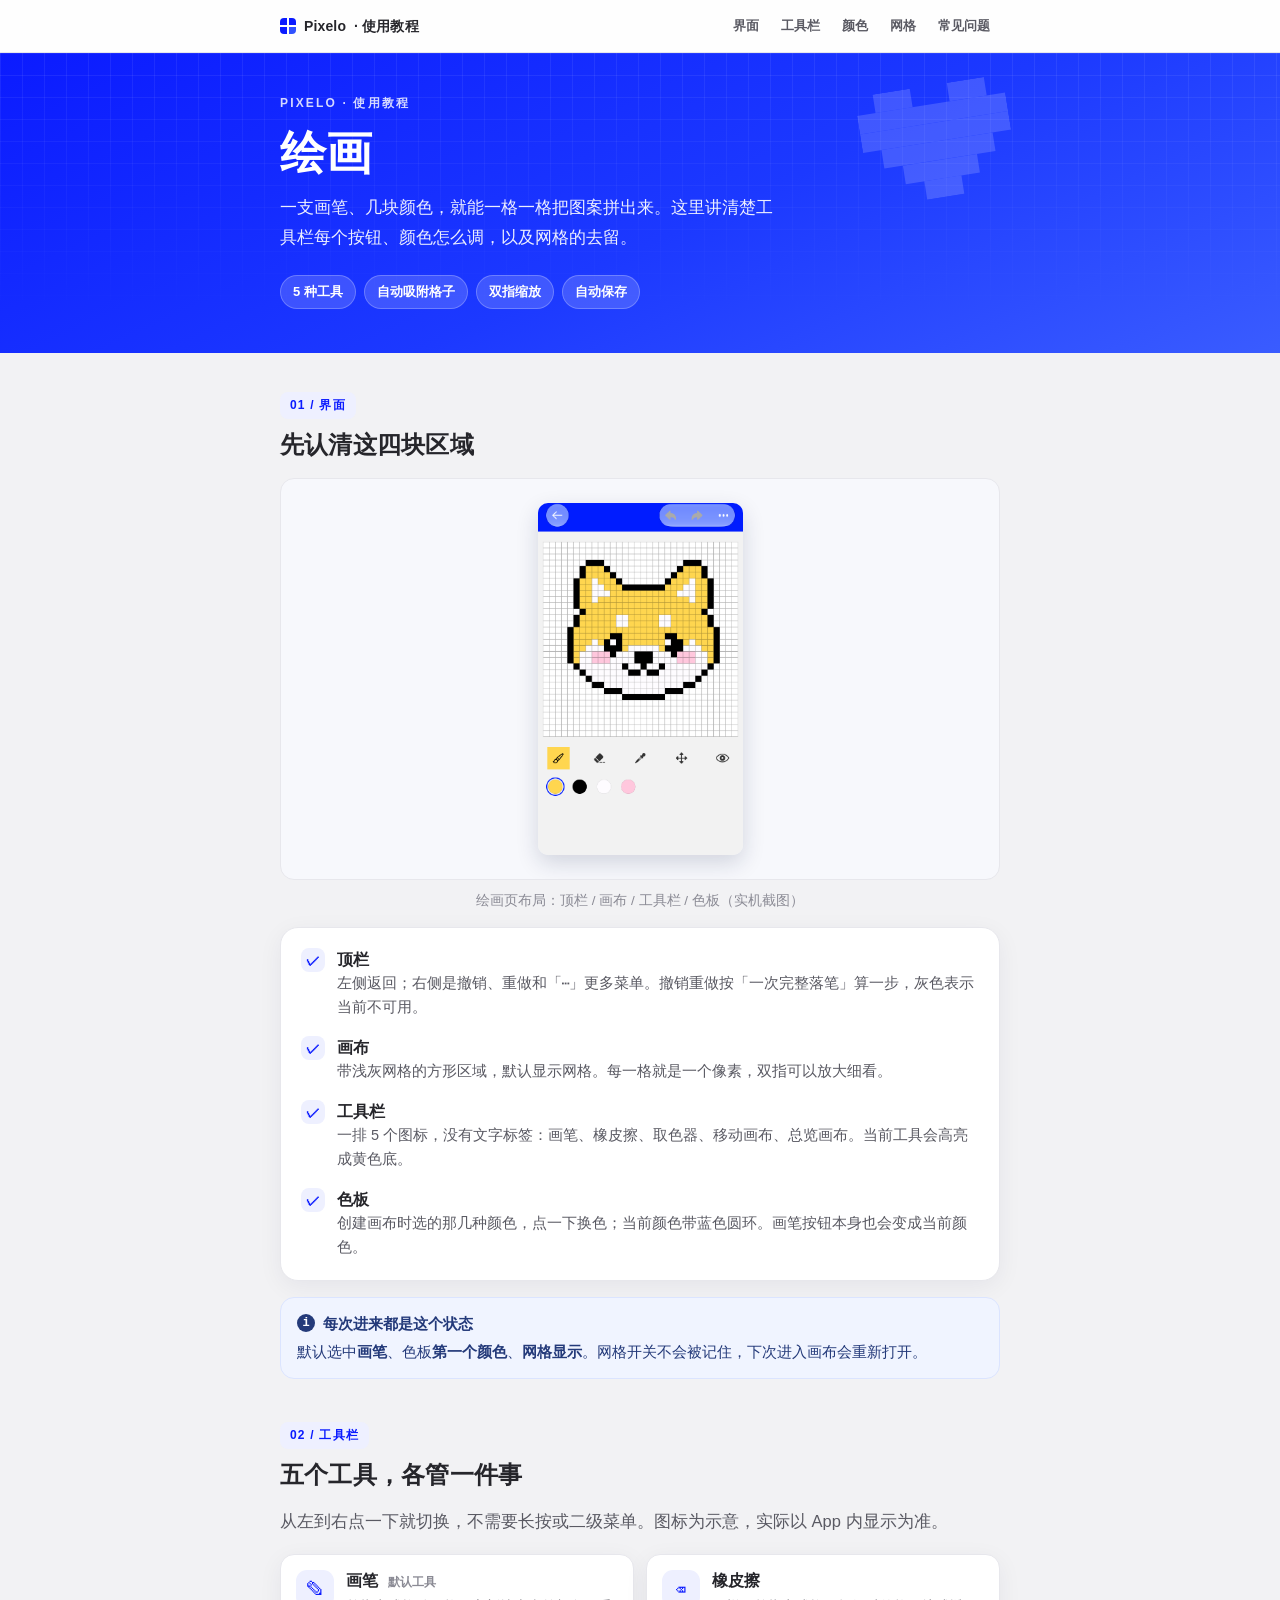
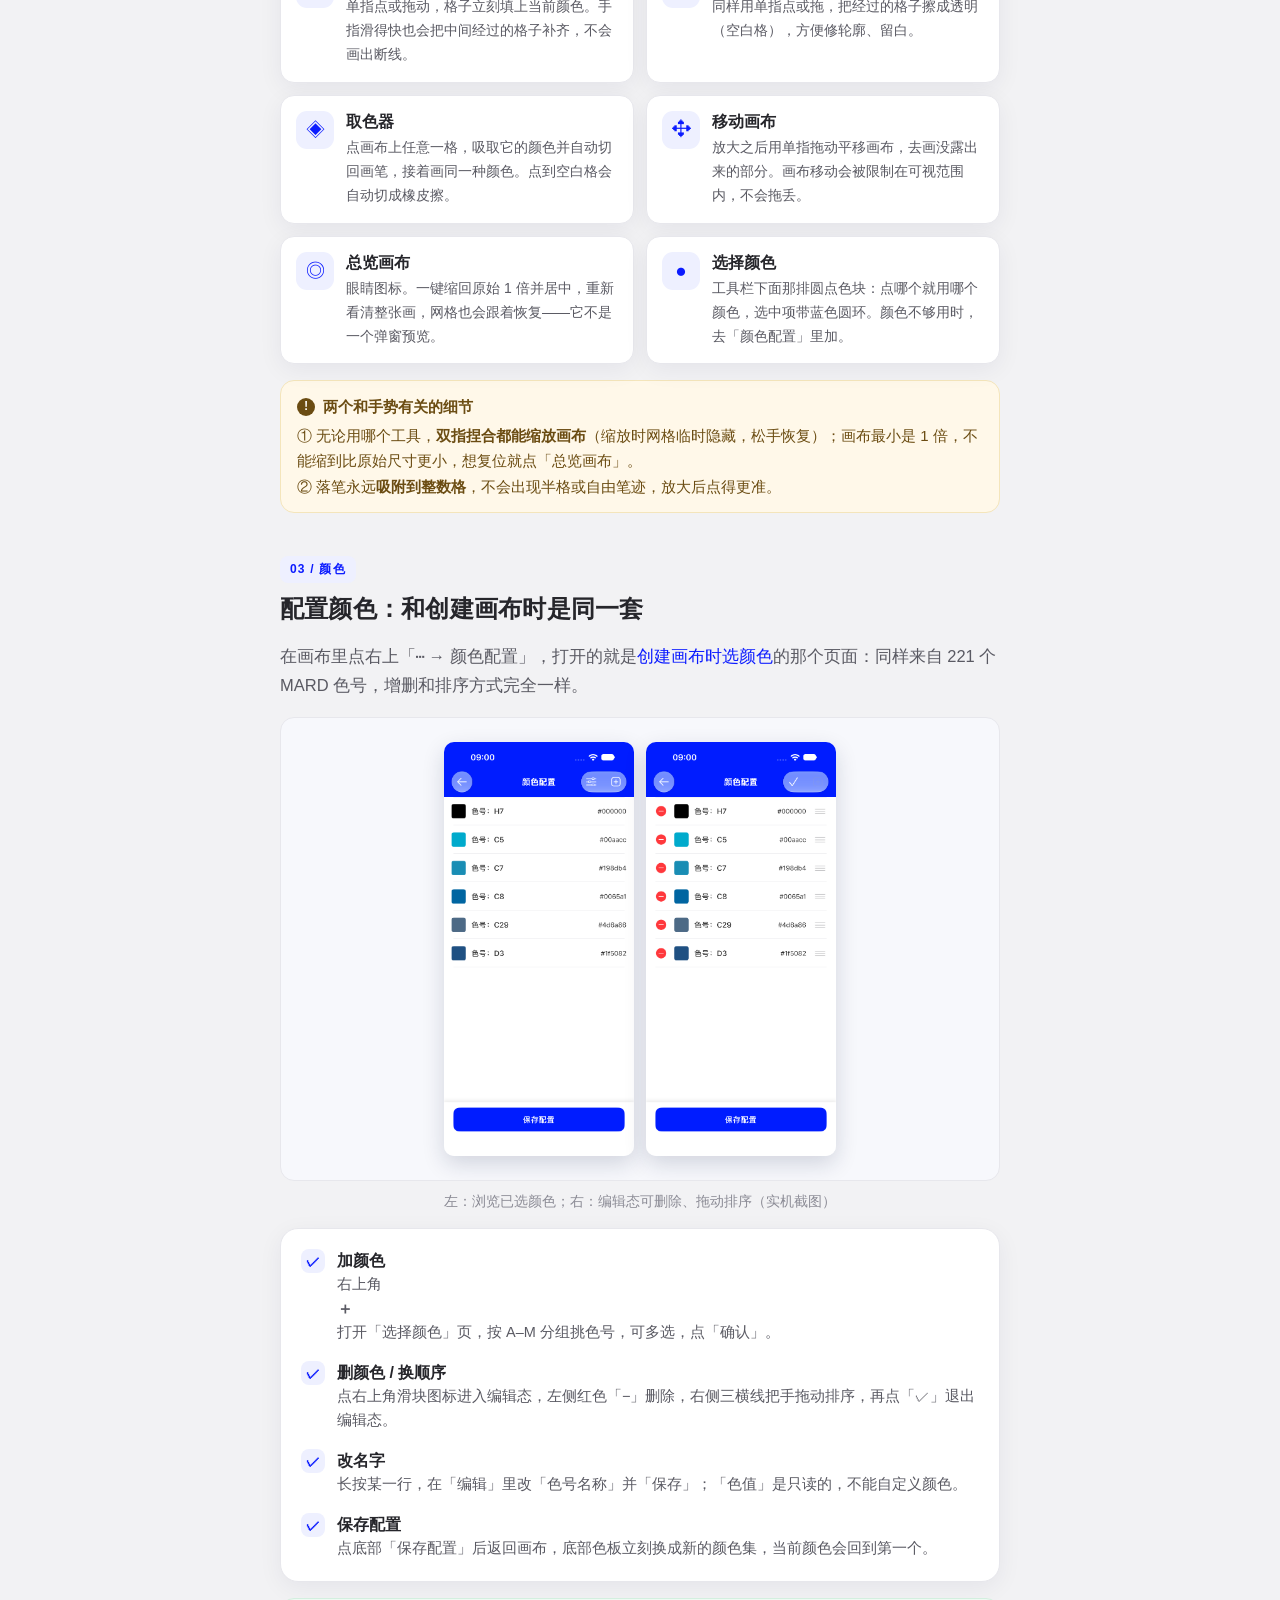
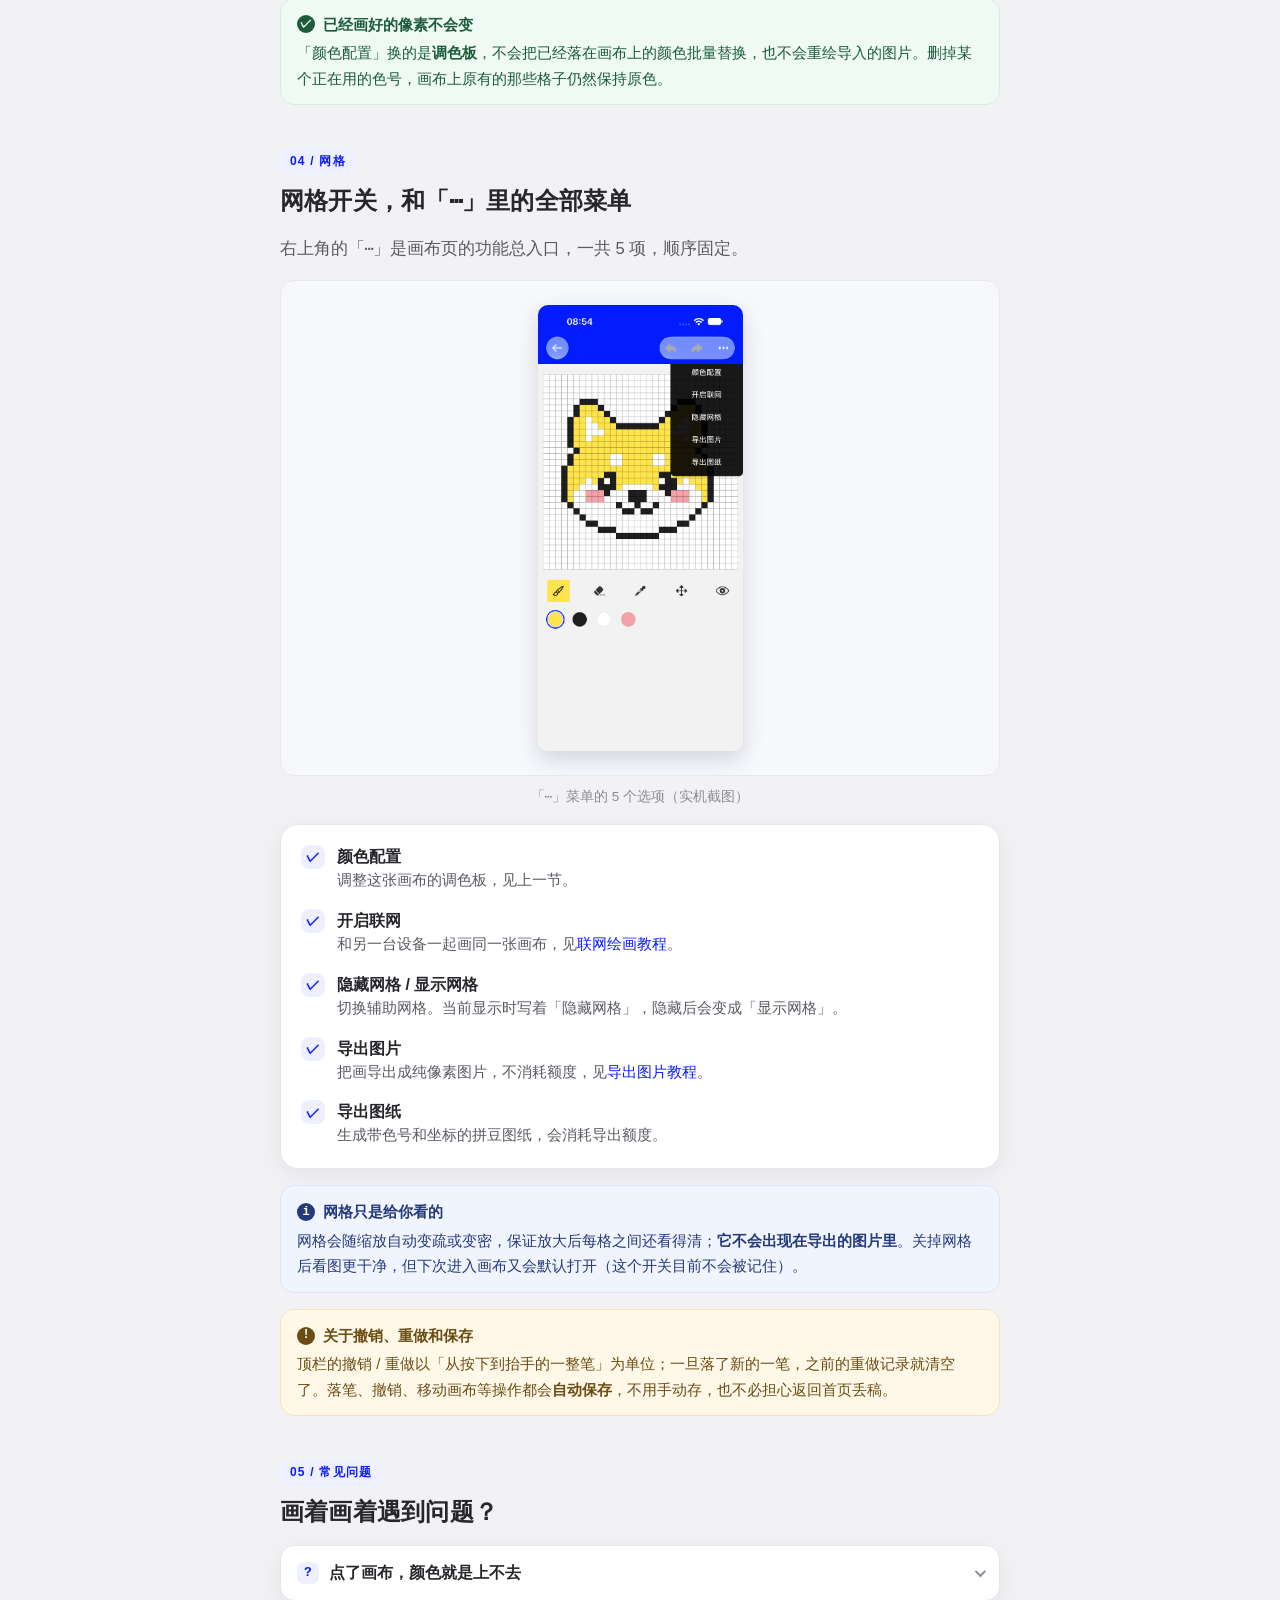
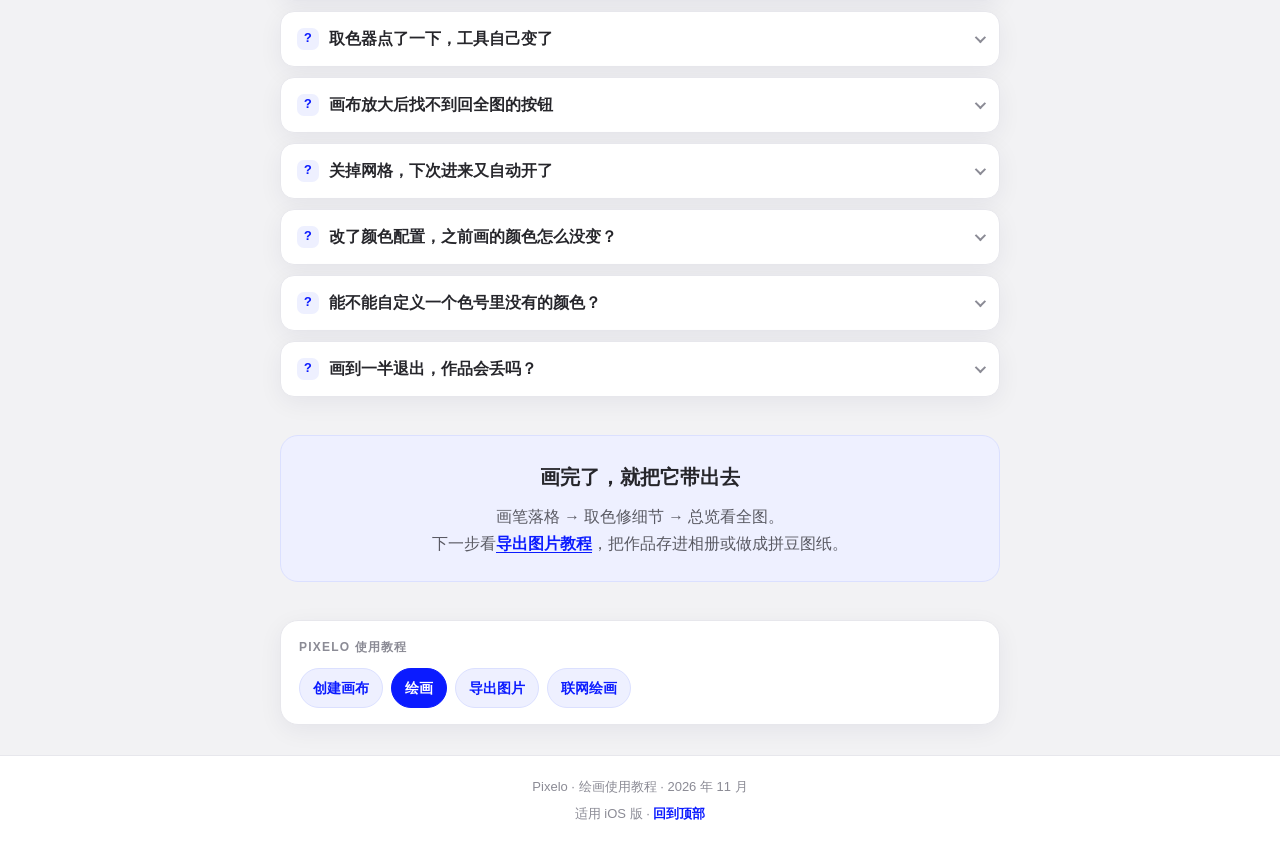
<file: draw.html>
<!DOCTYPE html>
<html lang="zh-CN">
<head>
	<meta charset="utf-8">
	<meta name="viewport" content="width=device-width, initial-scale=1, viewport-fit=cover">
	<meta name="color-scheme" content="light">
	<meta name="description" content="Pixelo 绘画使用教程：画笔、颜色、橡皮擦、取色器、移动画布、总览画布、颜色配置与网格开关的完整说明。">
	<title>绘画 · 使用教程 | Pixelo</title>
	<link rel="stylesheet" href="css/tech.css">
</head>
<body id="top">

	<!-- 像素图案：全页复用，无需外部图片 -->
	<svg class="svg-sprite" aria-hidden="true" focusable="false">
		<symbol id="px-heart" viewBox="0 0 8 6">
			<g fill="currentColor">
				<rect x="1" y="0" width="2" height="1"/>
				<rect x="5" y="0" width="2" height="1"/>
				<rect x="0" y="1" width="8" height="1"/>
				<rect x="0" y="2" width="8" height="1"/>
				<rect x="1" y="3" width="6" height="1"/>
				<rect x="2" y="4" width="4" height="1"/>
				<rect x="3" y="5" width="2" height="1"/>
				<rect x="1" y="1" width="1" height="1" opacity=".45"/>
				<rect x="2" y="1" width="1" height="1" opacity=".45"/>
			</g>
		</symbol>
	</svg>

	<a class="skip-link" href="#main">跳到正文</a>

	<header class="topbar">
		<div class="topbar__inner">
			<span class="topbar__brand"><span class="topbar__mark" aria-hidden="true"></span>Pixelo<span class="topbar__brand-sub"> · 使用教程</span></span>
			<nav class="topbar__nav" aria-label="页面目录">
				<a href="#interface">界面</a>
				<a href="#tools">工具栏</a>
				<a href="#colors">颜色</a>
				<a href="#grid">网格</a>
				<a href="#faq">常见问题</a>
			</nav>
		</div>
	</header>

	<main id="main">

		<!-- ==================================================== Hero -->
		<section class="hero" aria-labelledby="page-title">
			<div class="hero__inner">
				<p class="hero__eyebrow">PIXELO · 使用教程</p>
				<h1 id="page-title">绘画</h1>
				<p class="hero__lead">一支画笔、几块颜色，就能一格一格把图案拼出来。这里讲清楚工具栏每个按钮、颜色怎么调，以及网格的去留。</p>
				<ul class="hero__chips">
					<li>5 种工具</li>
					<li>自动吸附格子</li>
					<li>双指缩放</li>
					<li>自动保存</li>
				</ul>
				<div class="hero__art" aria-hidden="true"><svg viewBox="0 0 8 6"><use href="#px-heart"/></svg></div>
			</div>
		</section>

		<!-- ================================================ 01 认识界面 -->
		<section class="section" id="interface" aria-labelledby="interface-title">
			<div class="section__head">
				<span class="section__kicker">01 / 界面</span>
				<h2 id="interface-title">先认清这四块区域</h2>
			</div>

			<figure class="figure">
				<div class="figure__stage">
					<img src="img/draw-toolbar.png"
						alt="Pixelo 绘画页：蓝色顶栏有返回、撤销、重做和「⋯」；中间是带网格的柴犬像素画；下方一排五个工具图标，最下面是黄、黑、白、粉四个色块，黄色带蓝色选中圆环。">
				</div>
				<figcaption>绘画页布局：顶栏 / 画布 / 工具栏 / 色板（实机截图）</figcaption>
			</figure>

			<div class="card card--spaced">
				<ul class="checklist__list">
					<li>
						<div>
							<strong>顶栏</strong>
							<span>左侧返回；右侧是撤销、重做和「⋯」更多菜单。撤销重做按「一次完整落笔」算一步，灰色表示当前不可用。</span>
						</div>
					</li>
					<li>
						<div>
							<strong>画布</strong>
							<span>带浅灰网格的方形区域，默认显示网格。每一格就是一个像素，双指可以放大细看。</span>
						</div>
					</li>
					<li>
						<div>
							<strong>工具栏</strong>
							<span>一排 5 个图标，没有文字标签：画笔、橡皮擦、取色器、移动画布、总览画布。当前工具会高亮成黄色底。</span>
						</div>
					</li>
					<li>
						<div>
							<strong>色板</strong>
							<span>创建画布时选的那几种颜色，点一下换色；当前颜色带蓝色圆环。画笔按钮本身也会变成当前颜色。</span>
						</div>
					</li>
				</ul>
			</div>

			<div class="callout callout--info">
				<div class="callout__title"><span class="callout__icon"><span>i</span></span>每次进来都是这个状态</div>
				<p>默认选中<strong>画笔</strong>、色板<strong>第一个颜色</strong>、<strong>网格显示</strong>。网格开关不会被记住，下次进入画布会重新打开。</p>
			</div>
		</section>

		<!-- ================================================ 02 工具栏 -->
		<section class="section" id="tools" aria-labelledby="tools-title">
			<div class="section__head">
				<span class="section__kicker">02 / 工具栏</span>
				<h2 id="tools-title">五个工具，各管一件事</h2>
			</div>
			<p class="section__intro">从左到右点一下就切换，不需要长按或二级菜单。图标为示意，实际以 App 内显示为准。</p>

			<div class="tool-grid">
				<article class="tool-card">
					<span class="tool-card__icon" aria-hidden="true">✎</span>
					<div>
						<h3>画笔 <small>默认工具</small></h3>
						<p>单指点或拖动，格子立刻填上当前颜色。手指滑得快也会把中间经过的格子补齐，不会画出断线。</p>
					</div>
				</article>
				<article class="tool-card">
					<span class="tool-card__icon" aria-hidden="true">⌫</span>
					<div>
						<h3>橡皮擦</h3>
						<p>同样用单指点或拖，把经过的格子擦成透明（空白格），方便修轮廓、留白。</p>
					</div>
				</article>
				<article class="tool-card">
					<span class="tool-card__icon" aria-hidden="true">◈</span>
					<div>
						<h3>取色器</h3>
						<p>点画布上任意一格，吸取它的颜色并自动切回画笔，接着画同一种颜色。点到空白格会自动切成橡皮擦。</p>
					</div>
				</article>
				<article class="tool-card">
					<span class="tool-card__icon" aria-hidden="true">✥</span>
					<div>
						<h3>移动画布</h3>
						<p>放大之后用单指拖动平移画布，去画没露出来的部分。画布移动会被限制在可视范围内，不会拖丢。</p>
					</div>
				</article>
				<article class="tool-card">
					<span class="tool-card__icon" aria-hidden="true">◎</span>
					<div>
						<h3>总览画布</h3>
						<p>眼睛图标。一键缩回原始 1 倍并居中，重新看清整张画，网格也会跟着恢复——它不是一个弹窗预览。</p>
					</div>
				</article>
				<article class="tool-card">
					<span class="tool-card__icon" aria-hidden="true">●</span>
					<div>
						<h3>选择颜色</h3>
						<p>工具栏下面那排圆点色块：点哪个就用哪个颜色，选中项带蓝色圆环。颜色不够用时，去「颜色配置」里加。</p>
					</div>
				</article>
			</div>

			<div class="callout callout--note">
				<div class="callout__title"><span class="callout__icon"><span>!</span></span>两个和手势有关的细节</div>
				<p>① 无论用哪个工具，<strong>双指捏合都能缩放画布</strong>（缩放时网格临时隐藏，松手恢复）；画布最小是 1 倍，不能缩到比原始尺寸更小，想复位就点「总览画布」。<br>② 落笔永远<strong>吸附到整数格</strong>，不会出现半格或自由笔迹，放大后点得更准。</p>
			</div>
		</section>

		<!-- ================================================ 03 配置颜色 -->
		<section class="section" id="colors" aria-labelledby="colors-title">
			<div class="section__head">
				<span class="section__kicker">03 / 颜色</span>
				<h2 id="colors-title">配置颜色：和创建画布时是同一套</h2>
			</div>
			<p class="section__intro">在画布里点右上「⋯ → 颜色配置」，打开的就是<a href="create.html#colors">创建画布时选颜色</a>的那个页面：同样来自 221 个 MARD 色号，增删和排序方式完全一样。</p>

			<figure class="figure">
				<div class="figure__stage figure__stage--pair">
					<img src="img/color-config-6.png" alt="「颜色配置」页：列出 H7、C5、C7、C8、C29、D3 六个色号及其十六进制色值，底部为「保存配置」。">
					<img src="img/color-config-edit.png" alt="「颜色配置」编辑态：每行左侧有红色减号，右侧有拖拽排序手柄，右上角为勾。">
				</div>
				<figcaption>左：浏览已选颜色；右：编辑态可删除、拖动排序（实机截图）</figcaption>
			</figure>

			<div class="card card--spaced">
				<ul class="checklist__list">
					<li><div><strong>加颜色</strong><span>右上角 <strong>＋</strong> 打开「选择颜色」页，按 A–M 分组挑色号，可多选，点「确认」。</span></div></li>
					<li><div><strong>删颜色 / 换顺序</strong><span>点右上角滑块图标进入编辑态，左侧红色「−」删除，右侧三横线把手拖动排序，再点「✓」退出编辑态。</span></div></li>
					<li><div><strong>改名字</strong><span>长按某一行，在「编辑」里改「色号名称」并「保存」；「色值」是只读的，不能自定义颜色。</span></div></li>
					<li><div><strong>保存配置</strong><span>点底部「保存配置」后返回画布，底部色板立刻换成新的颜色集，当前颜色会回到第一个。</span></div></li>
				</ul>
			</div>

			<div class="callout callout--tip">
				<div class="callout__title"><span class="callout__icon"><span>✓</span></span>已经画好的像素不会变</div>
				<p>「颜色配置」换的是<strong>调色板</strong>，不会把已经落在画布上的颜色批量替换，也不会重绘导入的图片。删掉某个正在用的色号，画布上原有的那些格子仍然保持原色。</p>
			</div>
		</section>

		<!-- ================================================ 04 网格与菜单 -->
		<section class="section" id="grid" aria-labelledby="grid-title">
			<div class="section__head">
				<span class="section__kicker">04 / 网格</span>
				<h2 id="grid-title">网格开关，和「⋯」里的全部菜单</h2>
			</div>
			<p class="section__intro">右上角的「⋯」是画布页的功能总入口，一共 5 项，顺序固定。</p>

			<figure class="figure">
				<div class="figure__stage">
					<img src="img/draw-menu.png"
						alt="绘画页右上角「⋯」菜单展开，深色菜单依次为「颜色配置」「开启联网」「隐藏网格」「导出图片」「导出图纸」，背景是柴犬像素画。">
				</div>
				<figcaption>「⋯」菜单的 5 个选项（实机截图）</figcaption>
			</figure>

			<div class="card card--spaced">
				<ul class="checklist__list">
					<li><div><strong>颜色配置</strong><span>调整这张画布的调色板，见上一节。</span></div></li>
					<li><div><strong>开启联网</strong><span>和另一台设备一起画同一张画布，见<a href="connect.html">联网绘画教程</a>。</span></div></li>
					<li><div><strong>隐藏网格 / 显示网格</strong><span>切换辅助网格。当前显示时写着「隐藏网格」，隐藏后会变成「显示网格」。</span></div></li>
					<li><div><strong>导出图片</strong><span>把画导出成纯像素图片，不消耗额度，见<a href="export.html#image">导出图片教程</a>。</span></div></li>
					<li><div><strong>导出图纸</strong><span>生成带色号和坐标的拼豆图纸，会消耗导出额度。</span></div></li>
				</ul>
			</div>

			<div class="callout callout--info">
				<div class="callout__title"><span class="callout__icon"><span>i</span></span>网格只是给你看的</div>
				<p>网格会随缩放自动变疏或变密，保证放大后每格之间还看得清；<strong>它不会出现在导出的图片里</strong>。关掉网格后看图更干净，但下次进入画布又会默认打开（这个开关目前不会被记住）。</p>
			</div>

			<div class="callout callout--note">
				<div class="callout__title"><span class="callout__icon"><span>!</span></span>关于撤销、重做和保存</div>
				<p>顶栏的撤销 / 重做以「从按下到抬手的一整笔」为单位；一旦落了新的一笔，之前的重做记录就清空了。落笔、撤销、移动画布等操作都会<strong>自动保存</strong>，不用手动存，也不必担心返回首页丢稿。</p>
			</div>
		</section>

		<!-- ================================================ 05 常见问题 -->
		<section class="section" id="faq" aria-labelledby="faq-title">
			<div class="section__head">
				<span class="section__kicker">05 / 常见问题</span>
				<h2 id="faq-title">画着画着遇到问题？</h2>
			</div>

			<div class="faq">
				<details>
					<summary>点了画布，颜色就是上不去</summary>
					<div class="faq__answer">
						<p>先确认工具栏最左边的<strong>画笔</strong>是黄色高亮状态——选成「移动画布」时单指只会平移，选「取色器」只会取色。再检查是不是选了和底色一样的颜色。格子很密时，双指放大后再点会更准。</p>
					</div>
				</details>

				<details>
					<summary>取色器点了一下，工具自己变了</summary>
					<div class="faq__answer">
						<p>这是设计好的：取到有颜色的格子会切回画笔，方便接着画；取到<strong>空白格</strong>会切成橡皮擦。想换回别的工具，手动点一下工具栏即可。</p>
					</div>
				</details>

				<details>
					<summary>画布放大后找不到回全图的按钮</summary>
					<div class="faq__answer">
						<p>工具栏最右边的<strong>眼睛</strong>就是「总览画布」：一键回到 1 倍并居中。双指捏合也只能缩到 1 倍，不能更小。</p>
					</div>
				</details>

				<details>
					<summary>关掉网格，下次进来又自动开了</summary>
					<div class="faq__answer">
						<p>网格默认显示，每次进入画布都会重置。需要无网格的成品图不用担心——导出图片本身就不含网格。</p>
					</div>
				</details>

				<details>
					<summary>改了颜色配置，之前画的颜色怎么没变？</summary>
					<div class="faq__answer">
						<p>颜色配置只更换调色板，不会重绘已有像素。要改旧区域的颜色，选中新颜色用画笔重新涂一遍；整片同色区域用取色器配合放大镜更省力。</p>
					</div>
				</details>

				<details>
					<summary>能不能自定义一个色号里没有的颜色？</summary>
					<div class="faq__answer">
						<p>目前不能。颜色只能从内置的 221 个 MARD 色号里挑，色值只读，仅「色号名称」可以长按修改。</p>
					</div>
				</details>

				<details>
					<summary>画到一半退出，作品会丢吗？</summary>
					<div class="faq__answer">
						<p>不会。创建时画板就已入库，之后落笔、橡皮、撤销重做、移动画布都会自动保存；返回首页会看到最新缩略图。</p>
					</div>
				</details>
			</div>
		</section>

		<!-- ==================================================== 收尾 -->
		<section class="ending" aria-label="小结">
			<div class="ending__card">
				<h2>画完了，就把它带出去</h2>
				<p>画笔落格 → 取色修细节 → 总览看全图。<br>下一步看<a href="export.html">导出图片教程</a>，把作品存进相册或做成拼豆图纸。</p>
			</div>
		</section>
	</main>

	<nav class="tutorial-nav" aria-label="其他使用教程">
		<div class="tutorial-nav__inner">
			<p class="tutorial-nav__label">PIXELO 使用教程</p>
			<div class="tutorial-nav__links">
				<a href="create.html">创建画布</a>
				<a class="is-current" href="draw.html" aria-current="page">绘画</a>
				<a href="export.html">导出图片</a>
				<a href="connect.html">联网绘画</a>
			</div>
		</div>
	</nav>

	<footer class="footer">
		<p>Pixelo · 绘画使用教程 · 2026 年 11 月</p>
		<p>适用 iOS 版 · <a href="#top">回到顶部</a></p>
	</footer>

</body>
</html>
</file>
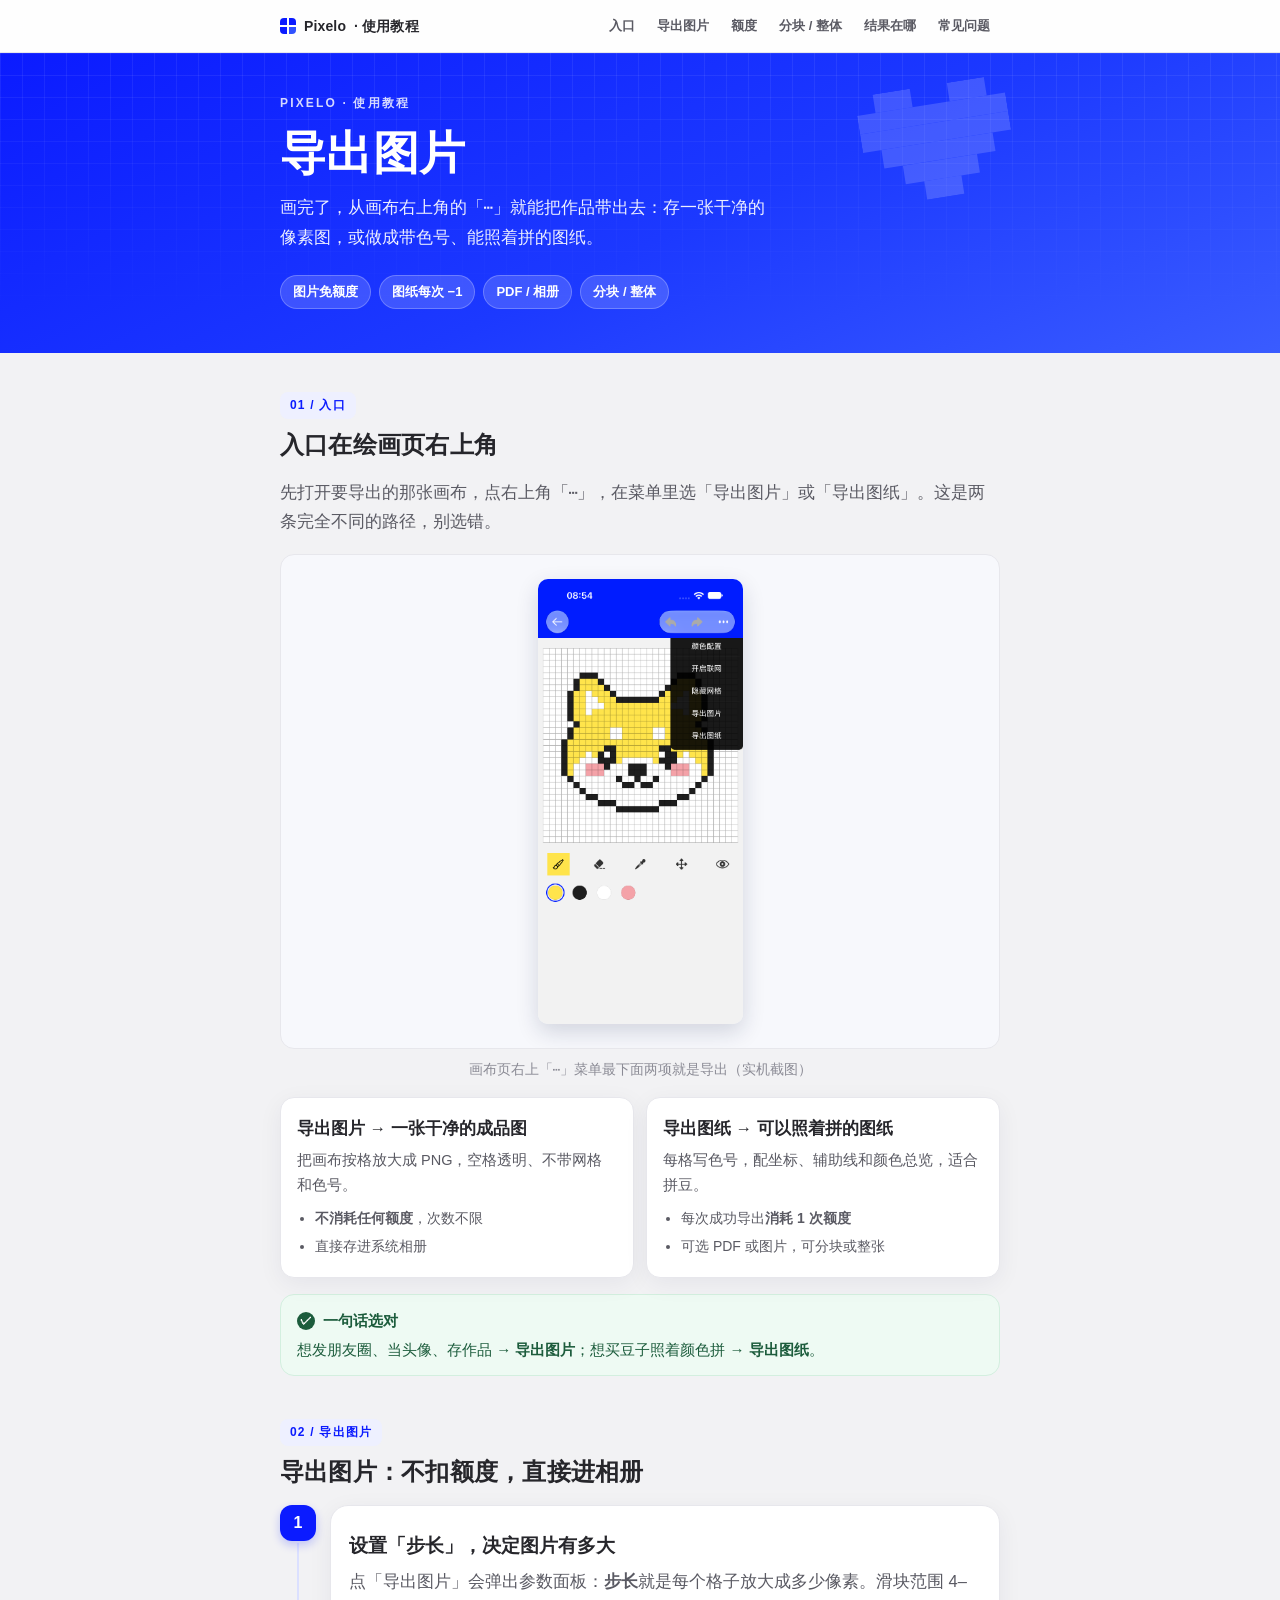
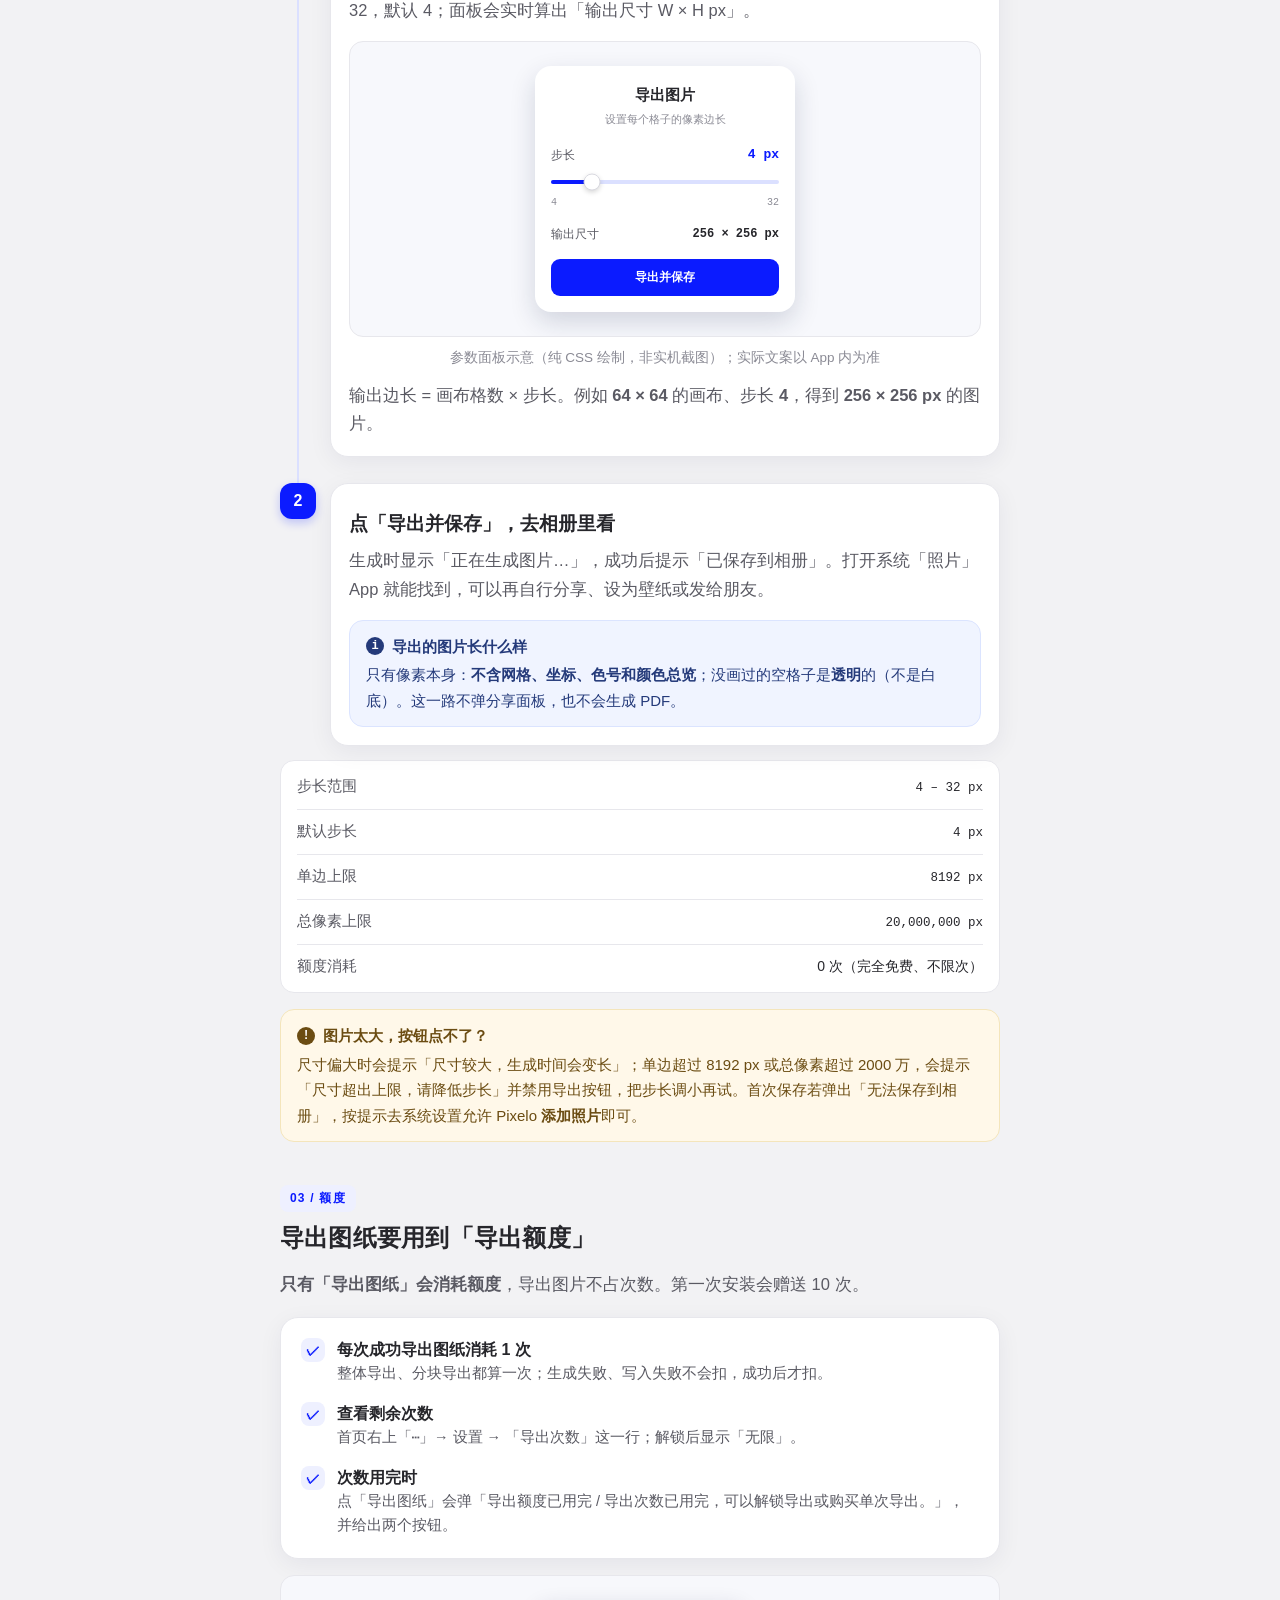
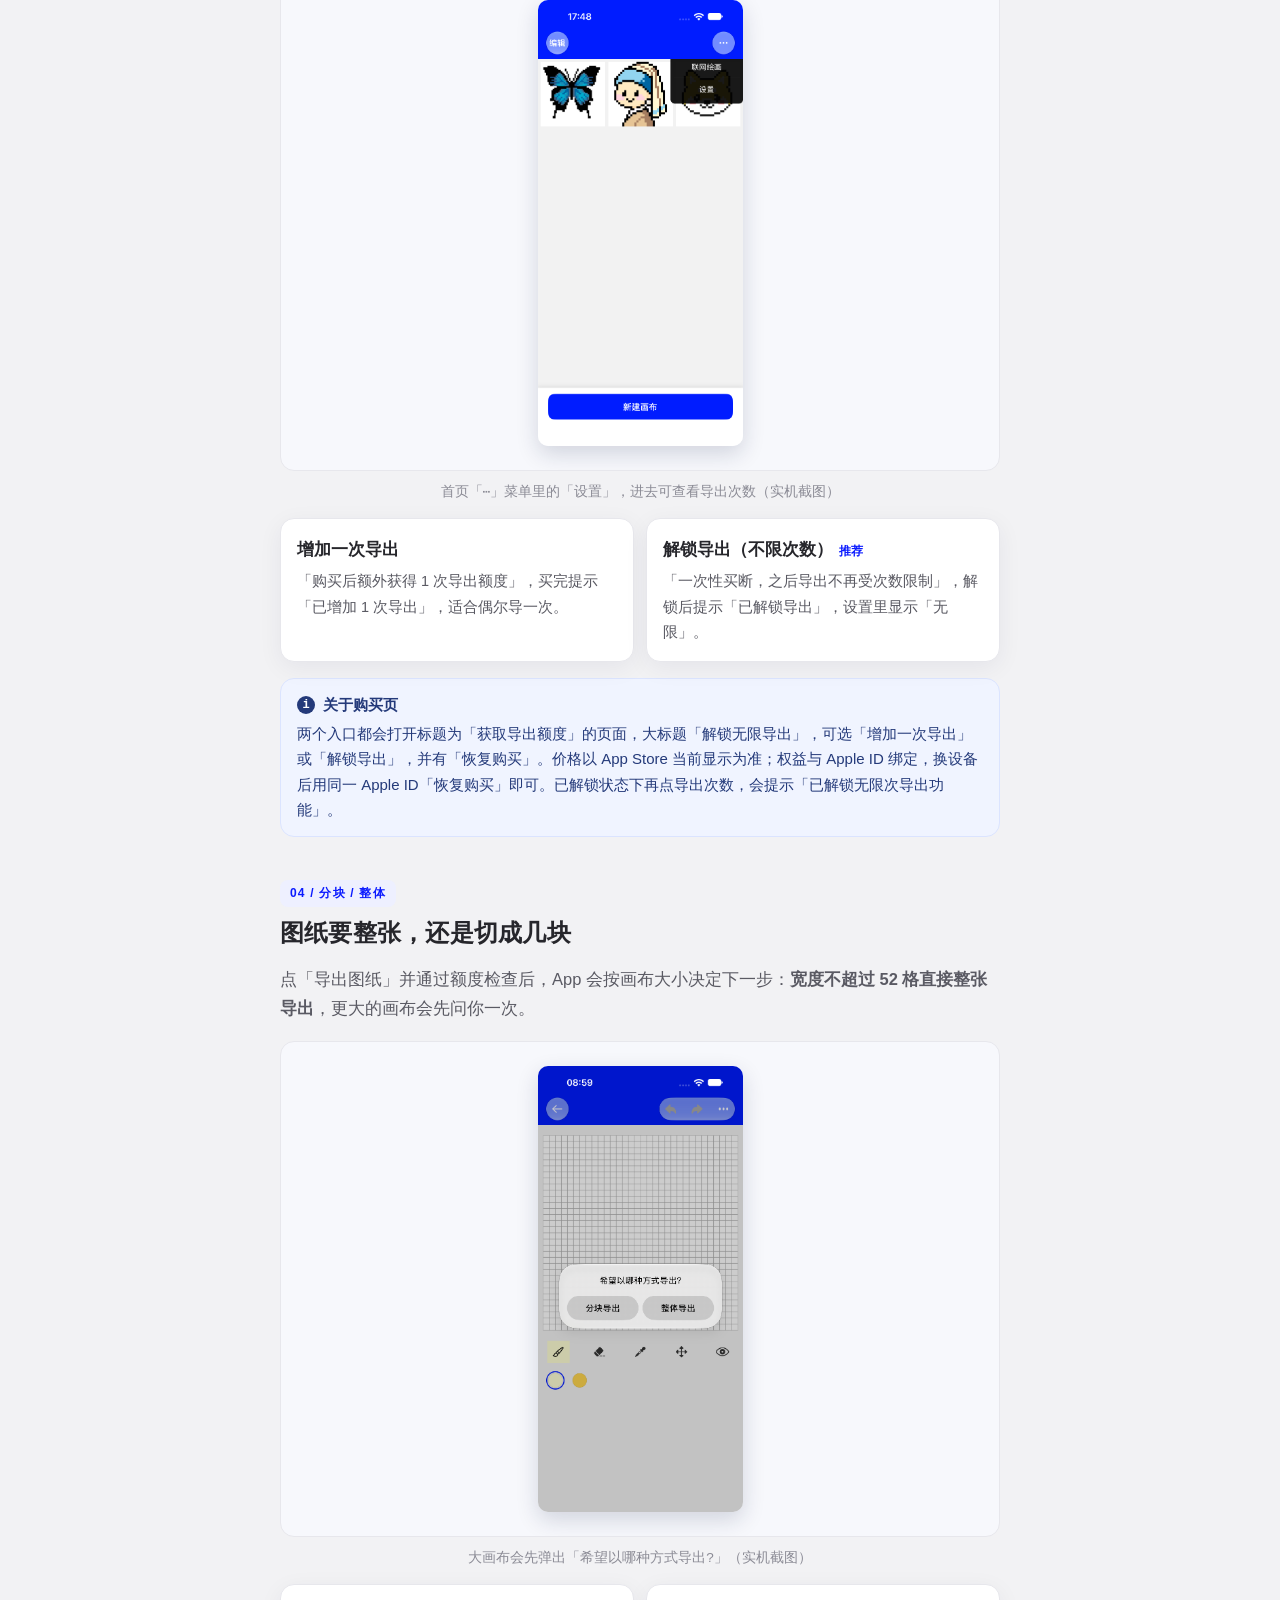
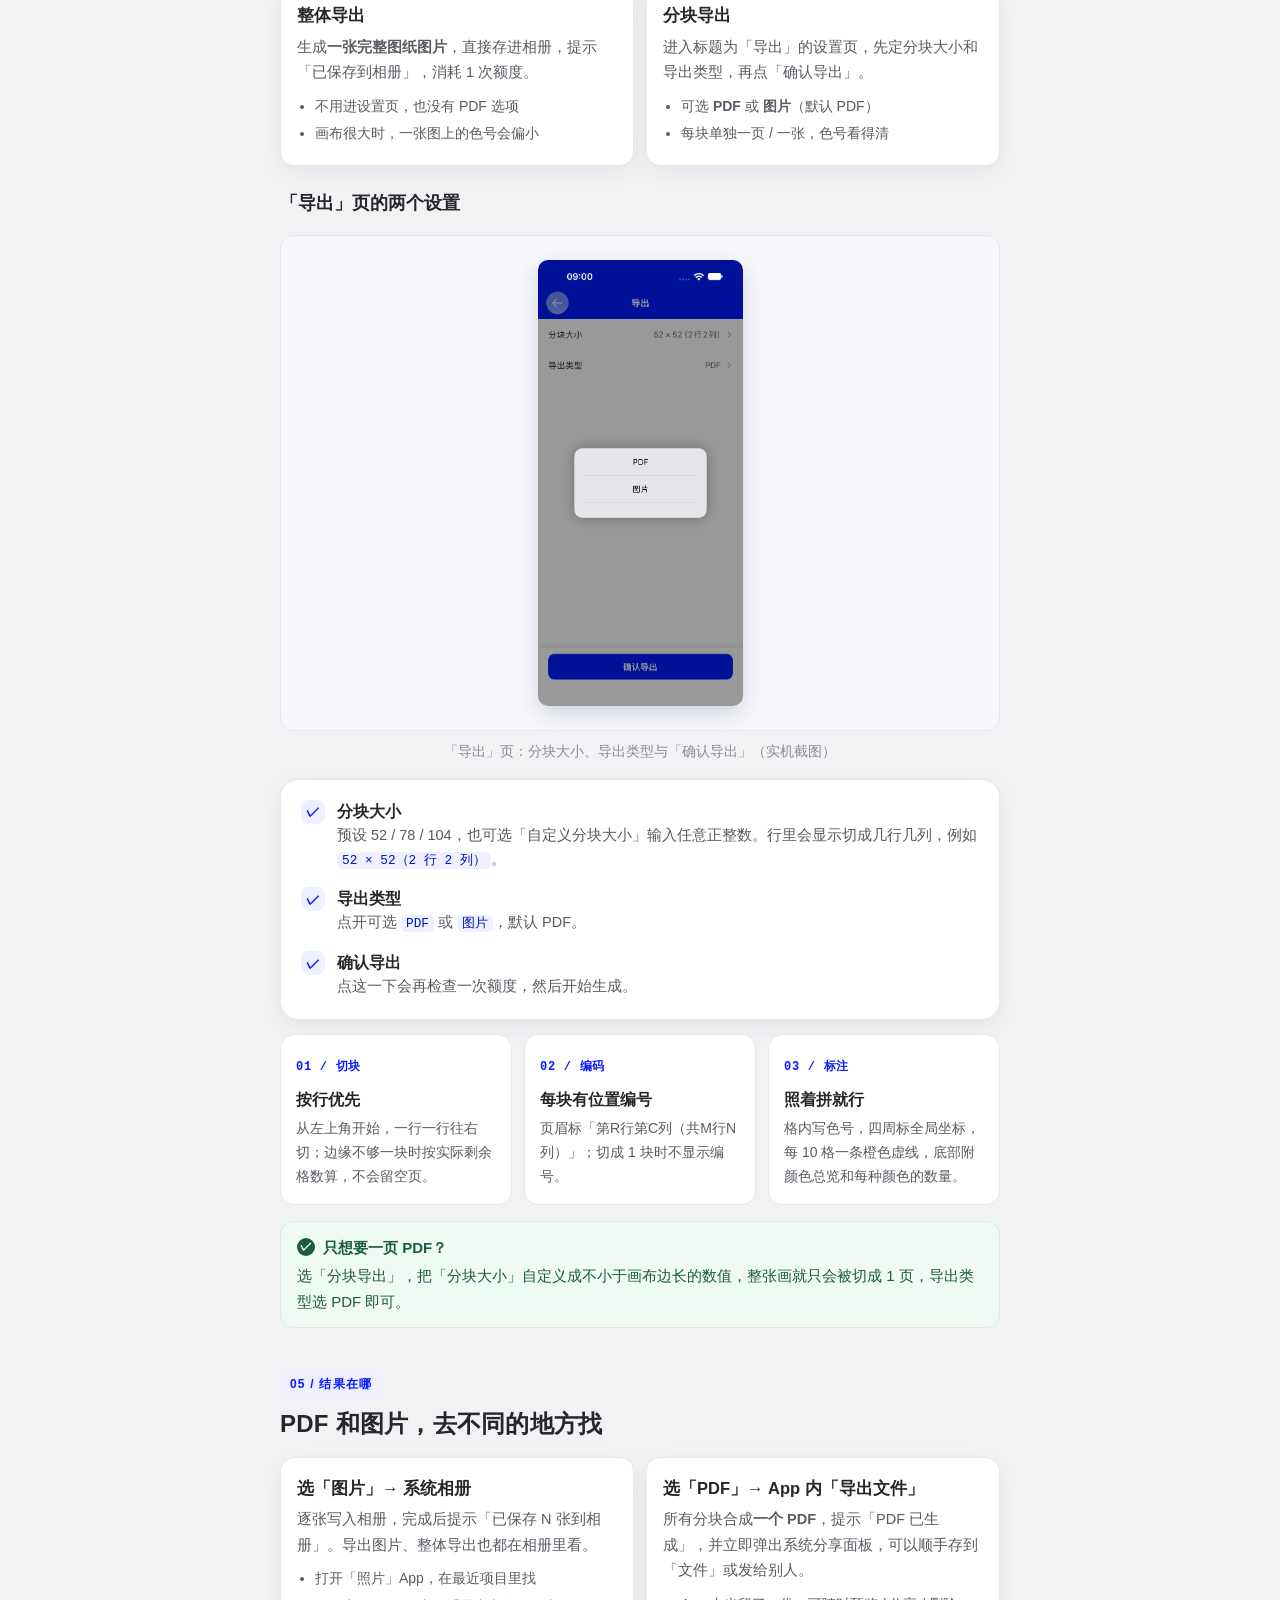
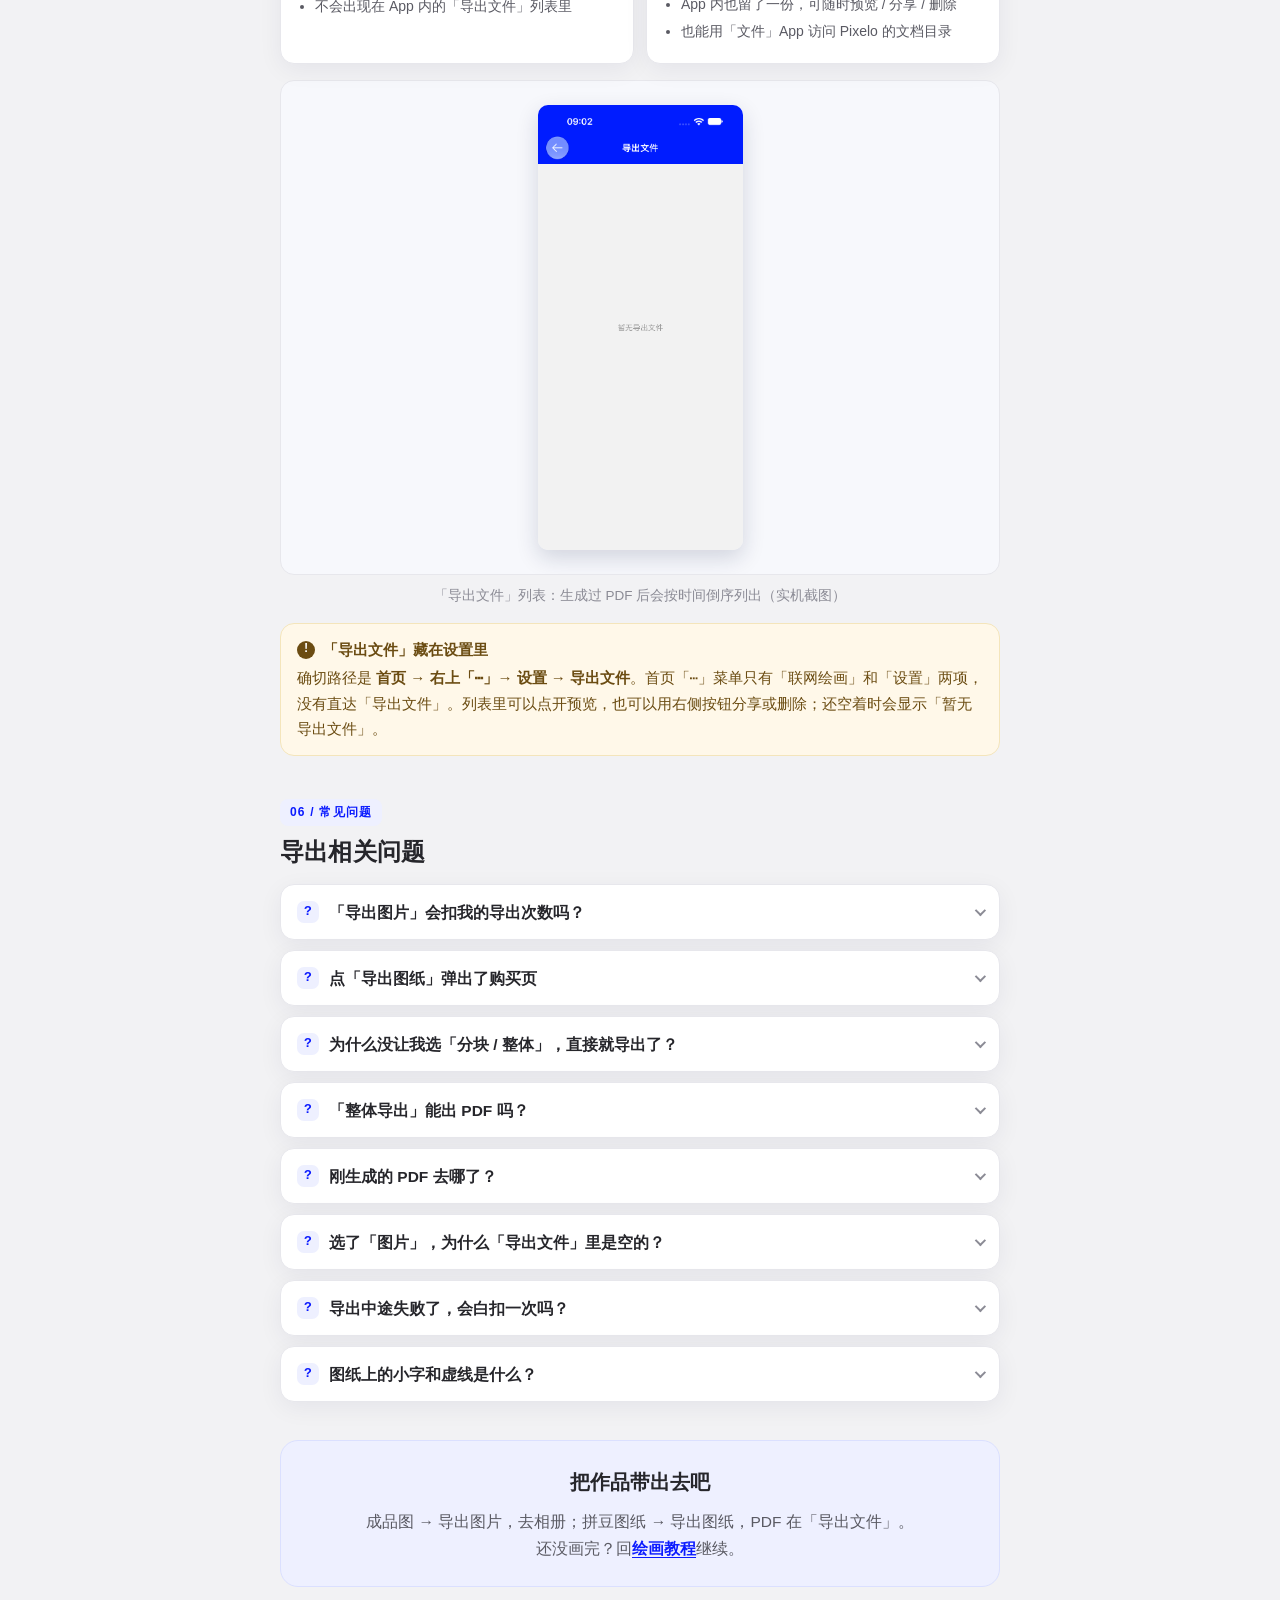
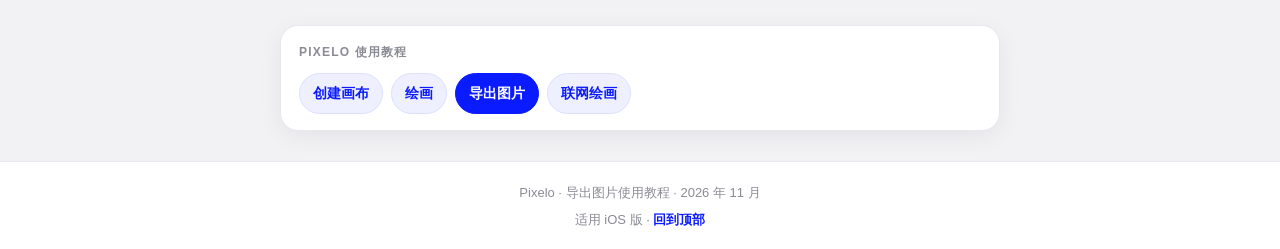
<file: export.html>
<!DOCTYPE html>
<html lang="zh-CN">
<head>
	<meta charset="utf-8">
	<meta name="viewport" content="width=device-width, initial-scale=1, viewport-fit=cover">
	<meta name="color-scheme" content="light">
	<meta name="description" content="Pixelo 导出图片使用教程：右上角更多菜单、导出图片不扣额度、导出图纸的分块与整体模式、导出额度与解锁、PDF 与图片的保存位置。">
	<title>导出图片 · 使用教程 | Pixelo</title>
	<link rel="stylesheet" href="css/tech.css">
</head>
<body id="top">

	<!-- 像素图案：全页复用，无需外部图片 -->
	<svg class="svg-sprite" aria-hidden="true" focusable="false">
		<symbol id="px-heart" viewBox="0 0 8 6">
			<g fill="currentColor">
				<rect x="1" y="0" width="2" height="1"/>
				<rect x="5" y="0" width="2" height="1"/>
				<rect x="0" y="1" width="8" height="1"/>
				<rect x="0" y="2" width="8" height="1"/>
				<rect x="1" y="3" width="6" height="1"/>
				<rect x="2" y="4" width="4" height="1"/>
				<rect x="3" y="5" width="2" height="1"/>
				<rect x="1" y="1" width="1" height="1" opacity=".45"/>
				<rect x="2" y="1" width="1" height="1" opacity=".45"/>
			</g>
		</symbol>
	</svg>

	<a class="skip-link" href="#main">跳到正文</a>

	<header class="topbar">
		<div class="topbar__inner">
			<span class="topbar__brand"><span class="topbar__mark" aria-hidden="true"></span>Pixelo<span class="topbar__brand-sub"> · 使用教程</span></span>
			<nav class="topbar__nav" aria-label="页面目录">
				<a href="#entry">入口</a>
				<a href="#image">导出图片</a>
				<a href="#quota">额度</a>
				<a href="#mode">分块 / 整体</a>
				<a href="#result">结果在哪</a>
				<a href="#faq">常见问题</a>
			</nav>
		</div>
	</header>

	<main id="main">

		<!-- ==================================================== Hero -->
		<section class="hero" aria-labelledby="page-title">
			<div class="hero__inner">
				<p class="hero__eyebrow">PIXELO · 使用教程</p>
				<h1 id="page-title">导出图片</h1>
				<p class="hero__lead">画完了，从画布右上角的「⋯」就能把作品带出去：存一张干净的像素图，或做成带色号、能照着拼的图纸。</p>
				<ul class="hero__chips">
					<li>图片免额度</li>
					<li>图纸每次 −1</li>
					<li>PDF / 相册</li>
					<li>分块 / 整体</li>
				</ul>
				<div class="hero__art" aria-hidden="true"><svg viewBox="0 0 8 6"><use href="#px-heart"/></svg></div>
			</div>
		</section>

		<!-- ================================================ 01 入口 -->
		<section class="section" id="entry" aria-labelledby="entry-title">
			<div class="section__head">
				<span class="section__kicker">01 / 入口</span>
				<h2 id="entry-title">入口在绘画页右上角</h2>
			</div>
			<p class="section__intro">先打开要导出的那张画布，点右上角「⋯」，在菜单里选「导出图片」或「导出图纸」。这是两条完全不同的路径，别选错。</p>

			<figure class="figure">
				<div class="figure__stage">
					<img src="img/draw-menu.png"
						alt="绘画页右上角「⋯」菜单展开，依次是「颜色配置」「开启联网」「隐藏网格」「导出图片」「导出图纸」。">
				</div>
				<figcaption>画布页右上「⋯」菜单最下面两项就是导出（实机截图）</figcaption>
			</figure>

			<div class="compare compare--spaced">
				<article class="compare__item">
					<h3>导出图片 → 一张干净的成品图</h3>
					<p>把画布按格放大成 PNG，空格透明、不带网格和色号。</p>
					<ul>
						<li><strong>不消耗任何额度</strong>，次数不限</li>
						<li>直接存进系统相册</li>
					</ul>
				</article>
				<article class="compare__item">
					<h3>导出图纸 → 可以照着拼的图纸</h3>
					<p>每格写色号，配坐标、辅助线和颜色总览，适合拼豆。</p>
					<ul>
						<li>每次成功导出<strong>消耗 1 次额度</strong></li>
						<li>可选 PDF 或图片，可分块或整张</li>
					</ul>
				</article>
			</div>

			<div class="callout callout--tip">
				<div class="callout__title"><span class="callout__icon"><span>✓</span></span>一句话选对</div>
				<p>想发朋友圈、当头像、存作品 → <strong>导出图片</strong>；想买豆子照着颜色拼 → <strong>导出图纸</strong>。</p>
			</div>
		</section>

		<!-- ================================================ 02 导出图片 -->
		<section class="section" id="image" aria-labelledby="image-title">
			<div class="section__head">
				<span class="section__kicker">02 / 导出图片</span>
				<h2 id="image-title">导出图片：不扣额度，直接进相册</h2>
			</div>

			<ol class="steps">
				<li class="step">
					<div class="step__marker" aria-hidden="true">1</div>
					<div class="step__body">
						<h3>设置「步长」，决定图片有多大</h3>
						<p>点「导出图片」会弹出参数面板：<strong>步长</strong>就是每个格子放大成多少像素。滑块范围 4–32，默认 4；面板会实时算出「输出尺寸 W × H px」。</p>

						<figure class="figure">
							<div class="figure__stage">
								<div class="export-sheet" aria-hidden="true">
									<div class="export-sheet__title">导出图片</div>
									<p class="export-sheet__hint">设置每个格子的像素边长</p>
									<div class="export-sheet__row"><span>步长</span><strong>4 px</strong></div>
									<div class="export-sheet__track"><span class="export-sheet__knob"></span></div>
									<div class="export-sheet__scale"><span>4</span><span>32</span></div>
									<div class="export-sheet__out"><span>输出尺寸</span><strong>256 × 256 px</strong></div>
									<div class="export-sheet__btn">导出并保存</div>
								</div>
							</div>
							<figcaption>参数面板示意（纯 CSS 绘制，非实机截图）；实际文案以 App 内为准</figcaption>
						</figure>

						<p class="text-spaced">输出边长 = 画布格数 × 步长。例如 <strong>64 × 64</strong> 的画布、步长 <strong>4</strong>，得到 <strong>256 × 256 px</strong> 的图片。</p>
					</div>
				</li>

				<li class="step">
					<div class="step__marker" aria-hidden="true">2</div>
					<div class="step__body">
						<h3>点「导出并保存」，去相册里看</h3>
						<p>生成时显示「正在生成图片…」，成功后提示「已保存到相册」。打开系统「照片」App 就能找到，可以再自行分享、设为壁纸或发给朋友。</p>

						<div class="callout callout--info">
							<div class="callout__title"><span class="callout__icon"><span>i</span></span>导出的图片长什么样</div>
							<p>只有像素本身：<strong>不含网格、坐标、色号和颜色总览</strong>；没画过的空格子是<strong>透明</strong>的（不是白底）。这一路不弹分享面板，也不会生成 PDF。</p>
						</div>
					</div>
				</li>
			</ol>

			<div class="specs">
				<dl>
					<div><dt>步长范围</dt><dd>4 – 32 px</dd></div>
					<div><dt>默认步长</dt><dd>4 px</dd></div>
					<div><dt>单边上限</dt><dd>8192 px</dd></div>
					<div><dt>总像素上限</dt><dd>20,000,000 px</dd></div>
					<div><dt>额度消耗</dt><dd class="is-plain">0 次（完全免费、不限次）</dd></div>
				</dl>
			</div>

			<div class="callout callout--note">
				<div class="callout__title"><span class="callout__icon"><span>!</span></span>图片太大，按钮点不了？</div>
				<p>尺寸偏大时会提示「尺寸较大，生成时间会变长」；单边超过 8192 px 或总像素超过 2000 万，会提示「尺寸超出上限，请降低步长」并禁用导出按钮，把步长调小再试。首次保存若弹出「无法保存到相册」，按提示去系统设置允许 Pixelo <strong>添加照片</strong>即可。</p>
			</div>
		</section>

		<!-- ================================================ 03 额度 -->
		<section class="section" id="quota" aria-labelledby="quota-title">
			<div class="section__head">
				<span class="section__kicker">03 / 额度</span>
				<h2 id="quota-title">导出图纸要用到「导出额度」</h2>
			</div>
			<p class="section__intro"><strong>只有「导出图纸」会消耗额度</strong>，导出图片不占次数。第一次安装会赠送 10 次。</p>

			<div class="card">
				<ul class="checklist__list">
					<li><div><strong>每次成功导出图纸消耗 1 次</strong><span>整体导出、分块导出都算一次；生成失败、写入失败不会扣，成功后才扣。</span></div></li>
					<li><div><strong>查看剩余次数</strong><span>首页右上「⋯」→ 设置 → 「导出次数」这一行；解锁后显示「无限」。</span></div></li>
					<li><div><strong>次数用完时</strong><span>点「导出图纸」会弹「导出额度已用完 / 导出次数已用完，可以解锁导出或购买单次导出。」，并给出两个按钮。</span></div></li>
				</ul>
			</div>

			<figure class="figure">
				<div class="figure__stage">
					<img src="img/home-menu.png"
						alt="Pixelo 首页右上「⋯」菜单展开，菜单里有「联网绘画」和「设置」两项，页面底部是「新建画布」。">
				</div>
				<figcaption>首页「⋯」菜单里的「设置」，进去可查看导出次数（实机截图）</figcaption>
			</figure>

			<div class="compare compare--spaced">
				<article class="compare__item">
					<h3>增加一次导出</h3>
					<p>「购买后额外获得 1 次导出额度」，买完提示「已增加 1 次导出」，适合偶尔导一次。</p>
				</article>
				<article class="compare__item">
					<h3>解锁导出（不限次数）<span class="badge">推荐</span></h3>
					<p>「一次性买断，之后导出不再受次数限制」，解锁后提示「已解锁导出」，设置里显示「无限」。</p>
				</article>
			</div>

			<div class="callout callout--info">
				<div class="callout__title"><span class="callout__icon"><span>i</span></span>关于购买页</div>
				<p>两个入口都会打开标题为「获取导出额度」的页面，大标题「解锁无限导出」，可选「增加一次导出」或「解锁导出」，并有「恢复购买」。价格以 App Store 当前显示为准；权益与 Apple ID 绑定，换设备后用同一 Apple ID「恢复购买」即可。已解锁状态下再点导出次数，会提示「已解锁无限次导出功能」。</p>
			</div>
		</section>

		<!-- ================================================ 04 分块 / 整体 -->
		<section class="section" id="mode" aria-labelledby="mode-title">
			<div class="section__head">
				<span class="section__kicker">04 / 分块 / 整体</span>
				<h2 id="mode-title">图纸要整张，还是切成几块</h2>
			</div>
			<p class="section__intro">点「导出图纸」并通过额度检查后，App 会按画布大小决定下一步：<strong>宽度不超过 52 格直接整张导出</strong>，更大的画布会先问你一次。</p>

			<figure class="figure">
				<div class="figure__stage">
					<img src="img/export-way.png"
						alt="画布上弹出「希望以哪种方式导出?」对话框，两个按钮为「分块导出」和「整体导出」。">
				</div>
				<figcaption>大画布会先弹出「希望以哪种方式导出?」（实机截图）</figcaption>
			</figure>

			<div class="compare compare--spaced">
				<article class="compare__item">
					<h3>整体导出</h3>
					<p>生成<strong>一张完整图纸图片</strong>，直接存进相册，提示「已保存到相册」，消耗 1 次额度。</p>
					<ul><li>不用进设置页，也没有 PDF 选项</li><li>画布很大时，一张图上的色号会偏小</li></ul>
				</article>
				<article class="compare__item">
					<h3>分块导出</h3>
					<p>进入标题为「导出」的设置页，先定分块大小和导出类型，再点「确认导出」。</p>
					<ul><li>可选 <strong>PDF</strong> 或 <strong>图片</strong>（默认 PDF）</li><li>每块单独一页 / 一张，色号看得清</li></ul>
				</article>
			</div>

			<h3 class="subhead">「导出」页的两个设置</h3>
			<figure class="figure">
				<div class="figure__stage">
					<img src="img/export-settings.png"
						alt="「导出」设置页：分块大小 52 × 52（2 行 2 列），导出类型 PDF，中间弹出 PDF / 图片 选择框，底部是「确认导出」按钮。">
				</div>
				<figcaption>「导出」页：分块大小、导出类型与「确认导出」（实机截图）</figcaption>
			</figure>

			<div class="card card--spaced">
				<ul class="checklist__list">
					<li><div><strong>分块大小</strong><span>预设 52 / 78 / 104，也可选「自定义分块大小」输入任意正整数。行里会显示切成几行几列，例如 <code>52 × 52（2 行 2 列）</code>。</span></div></li>
					<li><div><strong>导出类型</strong><span>点开可选 <code>PDF</code> 或 <code>图片</code>，默认 PDF。</span></div></li>
					<li><div><strong>确认导出</strong><span>点这一下会再检查一次额度，然后开始生成。</span></div></li>
				</ul>
			</div>

			<div class="flow flow--spaced">
				<div class="flow__item">
					<span class="flow__num">01 / 切块</span>
					<h3>按行优先</h3>
					<p>从左上角开始，一行一行往右切；边缘不够一块时按实际剩余格数算，不会留空页。</p>
				</div>
				<div class="flow__item">
					<span class="flow__num">02 / 编码</span>
					<h3>每块有位置编号</h3>
					<p>页眉标「第R行第C列（共M行N列）」；切成 1 块时不显示编号。</p>
				</div>
				<div class="flow__item">
					<span class="flow__num">03 / 标注</span>
					<h3>照着拼就行</h3>
					<p>格内写色号，四周标全局坐标，每 10 格一条橙色虚线，底部附颜色总览和每种颜色的数量。</p>
				</div>
			</div>

			<div class="callout callout--tip">
				<div class="callout__title"><span class="callout__icon"><span>✓</span></span>只想要一页 PDF？</div>
				<p>选「分块导出」，把「分块大小」自定义成不小于画布边长的数值，整张画就只会被切成 1 页，导出类型选 PDF 即可。</p>
			</div>
		</section>

		<!-- ================================================ 05 结果在哪 -->
		<section class="section" id="result" aria-labelledby="result-title">
			<div class="section__head">
				<span class="section__kicker">05 / 结果在哪</span>
				<h2 id="result-title">PDF 和图片，去不同的地方找</h2>
			</div>

			<div class="compare">
				<article class="compare__item">
					<h3>选「图片」→ 系统相册</h3>
					<p>逐张写入相册，完成后提示「已保存 N 张到相册」。导出图片、整体导出也都在相册里看。</p>
					<ul><li>打开「照片」App，在最近项目里找</li><li>不会出现在 App 内的「导出文件」列表里</li></ul>
				</article>
				<article class="compare__item">
					<h3>选「PDF」→ App 内「导出文件」</h3>
					<p>所有分块合成<strong>一个 PDF</strong>，提示「PDF 已生成」，并立即弹出系统分享面板，可以顺手存到「文件」或发给别人。</p>
					<ul><li>App 内也留了一份，可随时预览 / 分享 / 删除</li><li>也能用「文件」App 访问 Pixelo 的文档目录</li></ul>
				</article>
			</div>

			<figure class="figure">
				<div class="figure__stage">
					<img src="img/export-files.png" alt="「导出文件」页面，空状态居中显示「暂无导出文件」。">
				</div>
				<figcaption>「导出文件」列表：生成过 PDF 后会按时间倒序列出（实机截图）</figcaption>
			</figure>

			<div class="callout callout--note">
				<div class="callout__title"><span class="callout__icon"><span>!</span></span>「导出文件」藏在设置里</div>
				<p>确切路径是 <strong>首页 → 右上「⋯」→ 设置 → 导出文件</strong>。首页「⋯」菜单只有「联网绘画」和「设置」两项，没有直达「导出文件」。列表里可以点开预览，也可以用右侧按钮分享或删除；还空着时会显示「暂无导出文件」。</p>
			</div>
		</section>

		<!-- ================================================ 06 常见问题 -->
		<section class="section" id="faq" aria-labelledby="faq-title">
			<div class="section__head">
				<span class="section__kicker">06 / 常见问题</span>
				<h2 id="faq-title">导出相关问题</h2>
			</div>

			<div class="faq">
				<details>
					<summary>「导出图片」会扣我的导出次数吗？</summary>
					<div class="faq__answer">
						<p>不会，一次都不扣，也没有次数限制。只有「导出图纸」（含整体导出、分块导出）才消耗额度。</p>
					</div>
				</details>

				<details>
					<summary>点「导出图纸」弹出了购买页</summary>
					<div class="faq__answer">
						<p>说明额度已用完。可以「增加一次导出」买单次，或「解锁导出（不限次数）」一次性买断。到<strong>首页 → ⋯ → 设置 → 导出次数</strong>能看剩余次数。</p>
					</div>
				</details>

				<details>
					<summary>为什么没让我选「分块 / 整体」，直接就导出了？</summary>
					<div class="faq__answer">
						<p>画布宽度<strong>不超过 52 格</strong>时，App 直接按整张导出，不弹选择框；只有更大的画布才会问你一次。</p>
					</div>
				</details>

				<details>
					<summary>「整体导出」能出 PDF 吗？</summary>
					<div class="faq__answer">
						<p>不能，整体导出只生成一张图片并存入相册。需要 PDF 就选「分块导出」，导出类型选 PDF；若只想出一页，把自定义分块大小设成不小于画布边长即可。</p>
					</div>
				</details>

				<details>
					<summary>刚生成的 PDF 去哪了？</summary>
					<div class="faq__answer">
						<p>生成后会立刻弹系统分享，可以先存到「文件」App。App 内也保留一份：<strong>首页 → ⋯ → 设置 → 导出文件</strong>，列表里能预览、分享、删除。</p>
					</div>
				</details>

				<details>
					<summary>选了「图片」，为什么「导出文件」里是空的？</summary>
					<div class="faq__answer">
						<p>「导出文件」只收录 PDF。图片、整体导出、以及不扣额度的「导出图片」都只写入<strong>系统相册</strong>，请到「照片」App 查看。</p>
					</div>
				</details>

				<details>
					<summary>导出中途失败了，会白扣一次吗？</summary>
					<div class="faq__answer">
						<p>不会。图片要确认写进相册、PDF 要确认写入文件之后才扣次数；生成或保存失败会提示「导出失败」并保留额度，可以重试。</p>
					</div>
				</details>

				<details>
					<summary>图纸上的小字和虚线是什么？</summary>
					<div class="faq__answer">
						<p>每个格子里是对应的<strong>色号</strong>（如 A3），四周的数字是<strong>全局坐标</strong>，每 10 格有一条橙色虚线方便数格；页眉的「第R行第C列（共M行N列）」标明这块在整张画里的位置，底部还有<strong>颜色总览</strong>和每种颜色要用多少颗。</p>
					</div>
				</details>
			</div>
		</section>

		<!-- ==================================================== 收尾 -->
		<section class="ending" aria-label="小结">
			<div class="ending__card">
				<h2>把作品带出去吧</h2>
				<p>成品图 → 导出图片，去相册；拼豆图纸 → 导出图纸，PDF 在「导出文件」。<br>还没画完？回<a href="draw.html">绘画教程</a>继续。</p>
			</div>
		</section>
	</main>

	<nav class="tutorial-nav" aria-label="其他使用教程">
		<div class="tutorial-nav__inner">
			<p class="tutorial-nav__label">PIXELO 使用教程</p>
			<div class="tutorial-nav__links">
				<a href="create.html">创建画布</a>
				<a href="draw.html">绘画</a>
				<a class="is-current" href="export.html" aria-current="page">导出图片</a>
				<a href="connect.html">联网绘画</a>
			</div>
		</div>
	</nav>

	<footer class="footer">
		<p>Pixelo · 导出图片使用教程 · 2026 年 11 月</p>
		<p>适用 iOS 版 · <a href="#top">回到顶部</a></p>
	</footer>

</body>
</html>
</file>
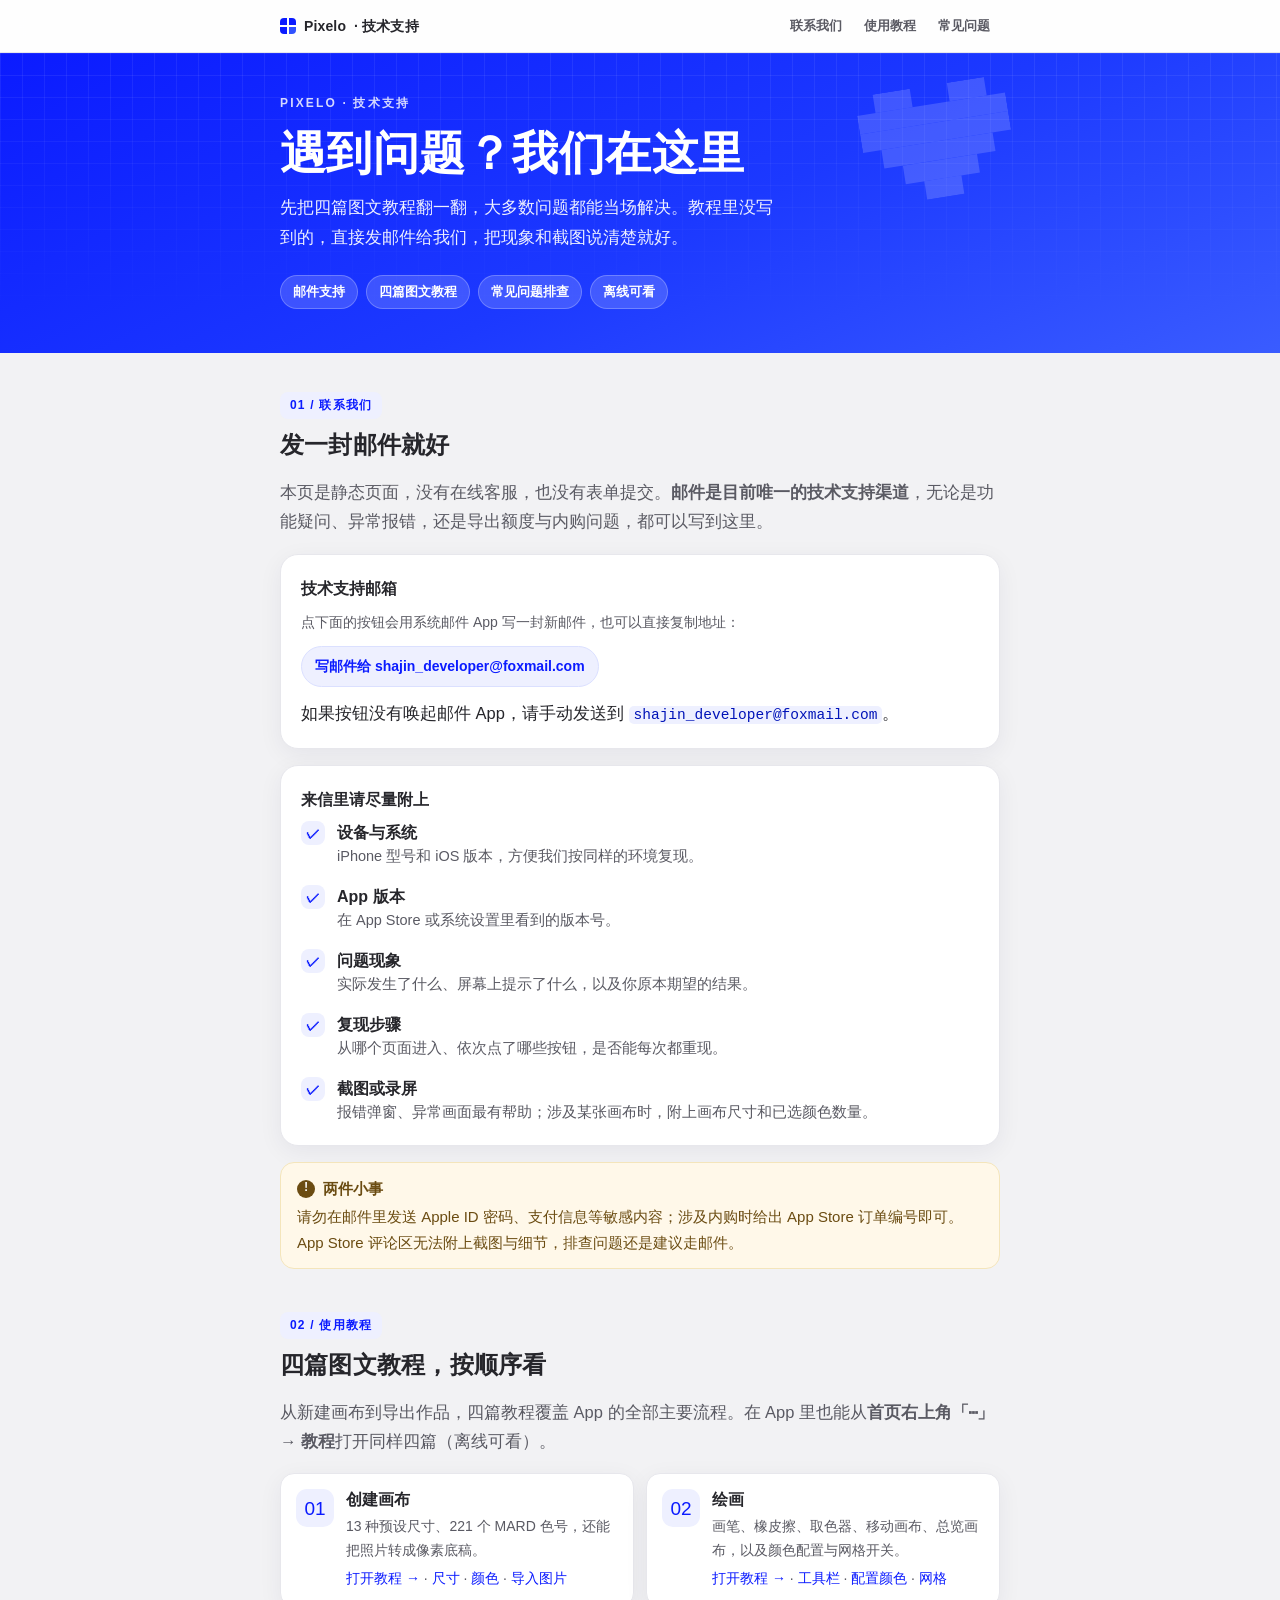
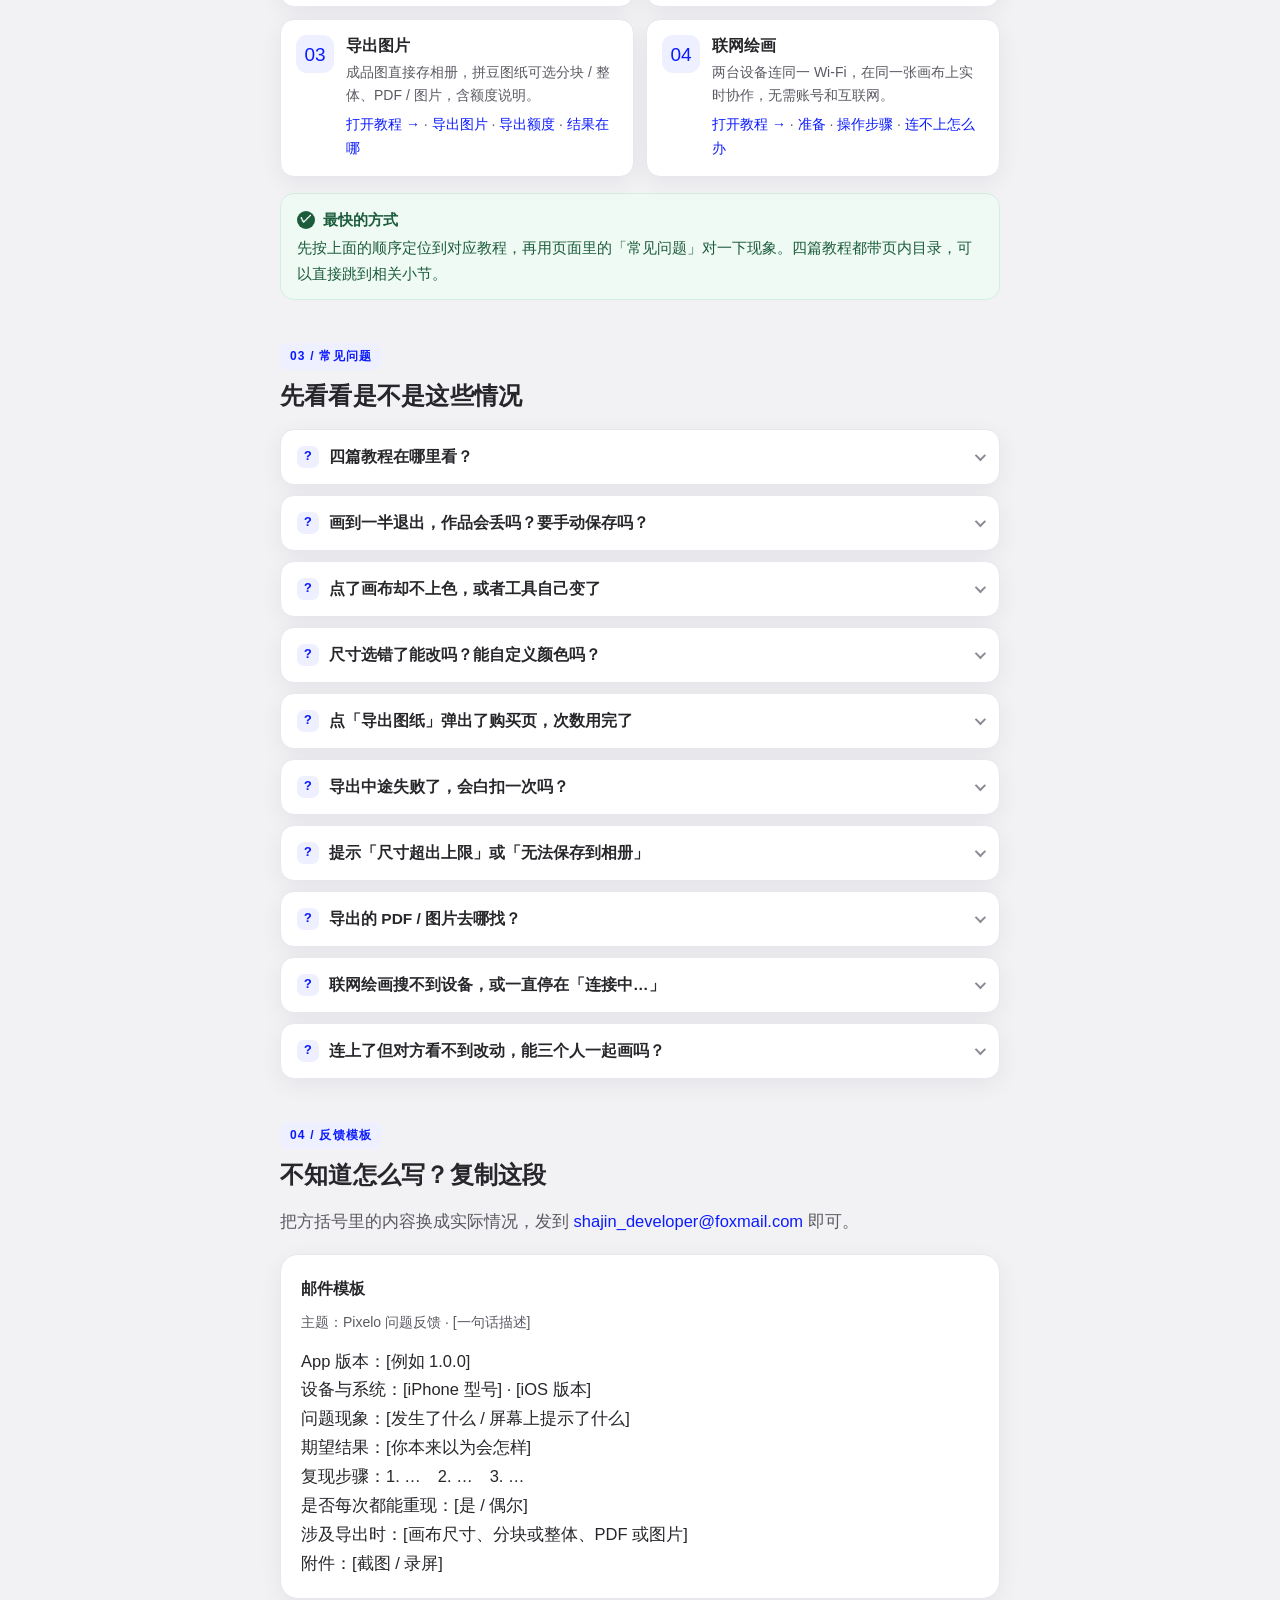
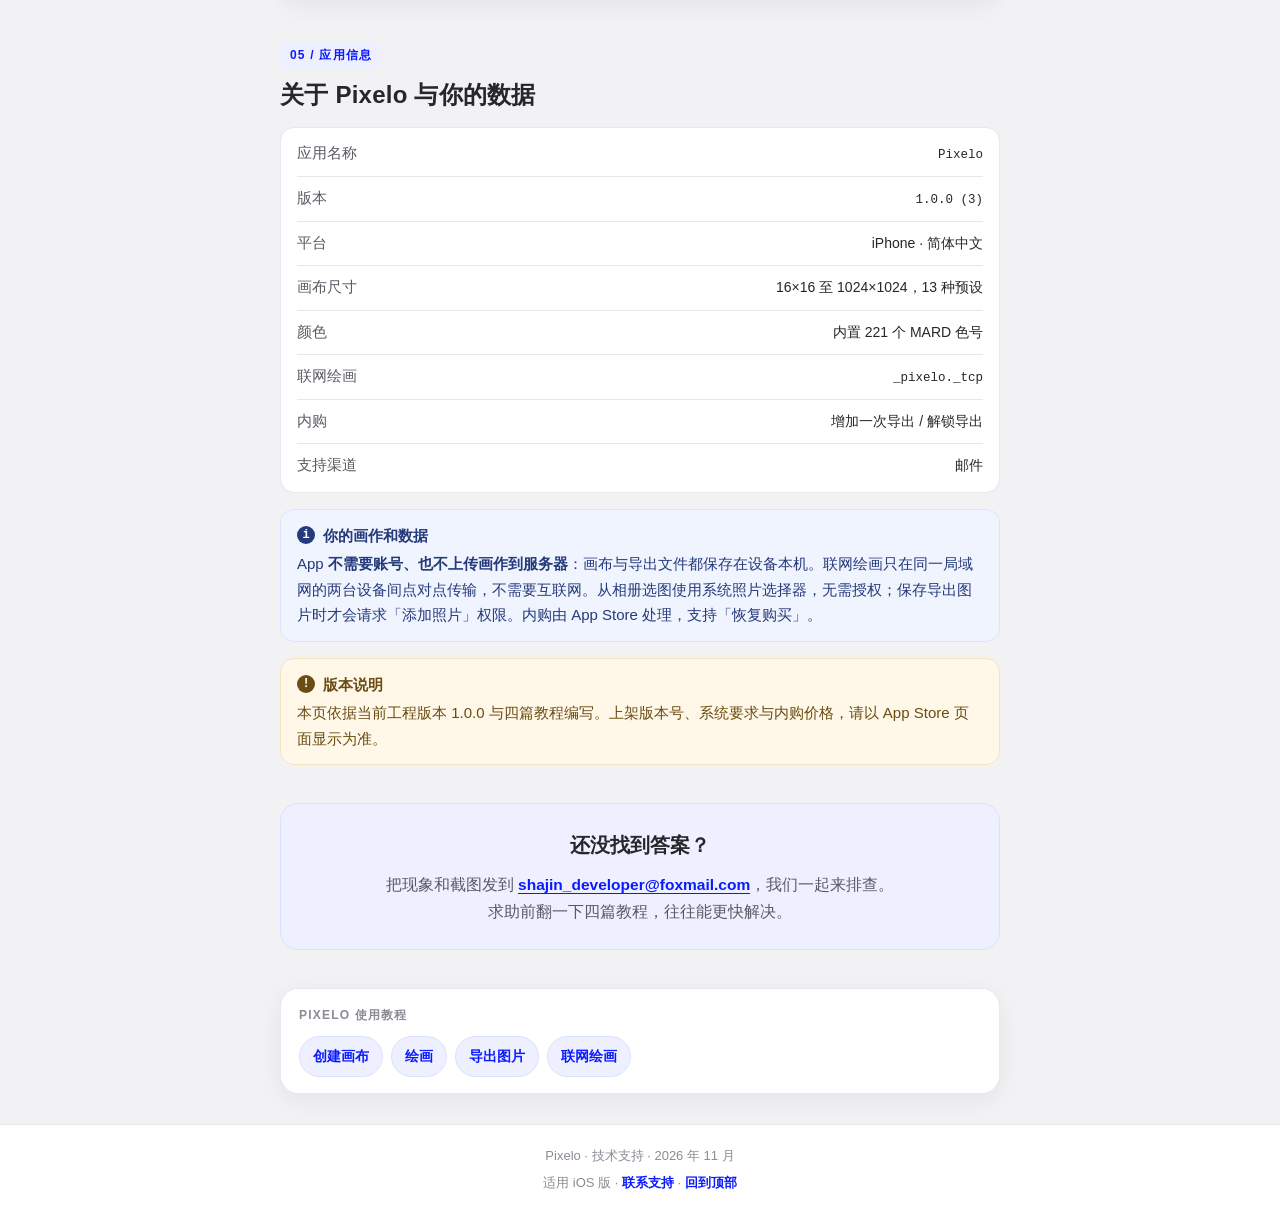
<file: support.html>
<!DOCTYPE html>
<html lang="zh-CN">
<head>
	<meta charset="utf-8">
	<meta name="viewport" content="width=device-width, initial-scale=1, viewport-fit=cover">
	<meta name="color-scheme" content="light">
	<meta name="description" content="Pixelo 技术支持：联系邮箱 shajin_developer@foxmail.com，附创建画布、绘画、导出图片、联网绘画四篇使用教程，以及常见问题排查、反馈邮件模板与应用信息。">
	<title>技术支持 | Pixelo</title>
	<link rel="stylesheet" href="css/tech.css">
</head>
<body id="top">

	<!-- 像素图案：与四篇教程一致，无需外部图片 -->
	<svg class="svg-sprite" aria-hidden="true" focusable="false">
		<symbol id="px-heart" viewBox="0 0 8 6">
			<g fill="currentColor">
				<rect x="1" y="0" width="2" height="1"/>
				<rect x="5" y="0" width="2" height="1"/>
				<rect x="0" y="1" width="8" height="1"/>
				<rect x="0" y="2" width="8" height="1"/>
				<rect x="1" y="3" width="6" height="1"/>
				<rect x="2" y="4" width="4" height="1"/>
				<rect x="3" y="5" width="2" height="1"/>
				<rect x="1" y="1" width="1" height="1" opacity=".45"/>
				<rect x="2" y="1" width="1" height="1" opacity=".45"/>
			</g>
		</symbol>
	</svg>

	<a class="skip-link" href="#main">跳到正文</a>

	<header class="topbar">
		<div class="topbar__inner">
			<span class="topbar__brand"><span class="topbar__mark" aria-hidden="true"></span>Pixelo<span class="topbar__brand-sub"> · 技术支持</span></span>
			<nav class="topbar__nav" aria-label="页面目录">
				<a href="#contact">联系我们</a>
				<a href="#tutorials">使用教程</a>
				<a href="#faq">常见问题</a>
			</nav>
		</div>
	</header>

	<main id="main">

		<!-- ==================================================== Hero -->
		<section class="hero" aria-labelledby="page-title">
			<div class="hero__inner">
				<p class="hero__eyebrow">PIXELO · 技术支持</p>
				<h1 id="page-title">遇到问题？我们在这里</h1>
				<p class="hero__lead">先把四篇图文教程翻一翻，大多数问题都能当场解决。教程里没写到的，直接发邮件给我们，把现象和截图说清楚就好。</p>
				<ul class="hero__chips">
					<li>邮件支持</li>
					<li>四篇图文教程</li>
					<li>常见问题排查</li>
					<li>离线可看</li>
				</ul>
				<div class="hero__art" aria-hidden="true"><svg viewBox="0 0 8 6"><use href="#px-heart"/></svg></div>
			</div>
		</section>

		<!-- ================================================ 01 联系我们 -->
		<section class="section" id="contact" aria-labelledby="contact-title">
			<div class="section__head">
				<span class="section__kicker">01 / 联系我们</span>
				<h2 id="contact-title">发一封邮件就好</h2>
			</div>
			<p class="section__intro">本页是静态页面，没有在线客服，也没有表单提交。<strong>邮件是目前唯一的技术支持渠道</strong>，无论是功能疑问、异常报错，还是导出额度与内购问题，都可以写到这里。</p>

			<div class="card">
				<p class="card__title">技术支持邮箱</p>
				<p class="card__hint">点下面的按钮会用系统邮件 App 写一封新邮件，也可以直接复制地址：</p>
				<div class="tutorial-nav__links">
					<a href="mailto:shajin_developer@foxmail.com?subject=Pixelo%20%E6%8A%80%E6%9C%AF%E6%94%AF%E6%8C%81">写邮件给 shajin_developer@foxmail.com</a>
				</div>
				<p class="text-spaced">如果按钮没有唤起邮件 App，请手动发送到 <code>shajin_developer@foxmail.com</code>。</p>
			</div>

			<div class="card card--spaced">
				<p class="card__title">来信里请尽量附上</p>
				<ul class="checklist__list">
					<li>
						<div>
							<strong>设备与系统</strong>
							<span>iPhone 型号和 iOS 版本，方便我们按同样的环境复现。</span>
						</div>
					</li>
					<li>
						<div>
							<strong>App 版本</strong>
							<span>在 App Store 或系统设置里看到的版本号。</span>
						</div>
					</li>
					<li>
						<div>
							<strong>问题现象</strong>
							<span>实际发生了什么、屏幕上提示了什么，以及你原本期望的结果。</span>
						</div>
					</li>
					<li>
						<div>
							<strong>复现步骤</strong>
							<span>从哪个页面进入、依次点了哪些按钮，是否能每次都重现。</span>
						</div>
					</li>
					<li>
						<div>
							<strong>截图或录屏</strong>
							<span>报错弹窗、异常画面最有帮助；涉及某张画布时，附上画布尺寸和已选颜色数量。</span>
						</div>
					</li>
				</ul>
			</div>

			<div class="callout callout--note">
				<div class="callout__title"><span class="callout__icon"><span>!</span></span>两件小事</div>
				<p>请勿在邮件里发送 Apple ID 密码、支付信息等敏感内容；涉及内购时给出 App Store 订单编号即可。App Store 评论区无法附上截图与细节，排查问题还是建议走邮件。</p>
			</div>
		</section>

		<!-- ================================================ 02 使用教程 -->
		<section class="section" id="tutorials" aria-labelledby="tutorials-title">
			<div class="section__head">
				<span class="section__kicker">02 / 使用教程</span>
				<h2 id="tutorials-title">四篇图文教程，按顺序看</h2>
			</div>
			<p class="section__intro">从新建画布到导出作品，四篇教程覆盖 App 的全部主要流程。在 App 里也能从<strong>首页右上角「⋯」→ 教程</strong>打开同样四篇（离线可看）。</p>

			<div class="tool-grid">
				<article class="tool-card">
					<div class="tool-card__icon" aria-hidden="true">01</div>
					<div>
						<h3>创建画布</h3>
						<p>13 种预设尺寸、221 个 MARD 色号，还能把照片转成像素底稿。</p>
						<p><a href="create.html">打开教程 →</a> · <a href="create.html#size">尺寸</a> · <a href="create.html#colors">颜色</a> · <a href="create.html#import">导入图片</a></p>
					</div>
				</article>

				<article class="tool-card">
					<div class="tool-card__icon" aria-hidden="true">02</div>
					<div>
						<h3>绘画</h3>
						<p>画笔、橡皮擦、取色器、移动画布、总览画布，以及颜色配置与网格开关。</p>
						<p><a href="draw.html">打开教程 →</a> · <a href="draw.html#tools">工具栏</a> · <a href="draw.html#colors">配置颜色</a> · <a href="draw.html#grid">网格</a></p>
					</div>
				</article>

				<article class="tool-card">
					<div class="tool-card__icon" aria-hidden="true">03</div>
					<div>
						<h3>导出图片</h3>
						<p>成品图直接存相册，拼豆图纸可选分块 / 整体、PDF / 图片，含额度说明。</p>
						<p><a href="export.html">打开教程 →</a> · <a href="export.html#image">导出图片</a> · <a href="export.html#quota">导出额度</a> · <a href="export.html#result">结果在哪</a></p>
					</div>
				</article>

				<article class="tool-card">
					<div class="tool-card__icon" aria-hidden="true">04</div>
					<div>
						<h3>联网绘画</h3>
						<p>两台设备连同一 Wi-Fi，在同一张画布上实时协作，无需账号和互联网。</p>
						<p><a href="connect.html">打开教程 →</a> · <a href="connect.html#prepare">准备</a> · <a href="connect.html#steps">操作步骤</a> · <a href="connect.html#faq">连不上怎么办</a></p>
					</div>
				</article>
			</div>

			<div class="callout callout--tip">
				<div class="callout__title"><span class="callout__icon"><span>✓</span></span>最快的方式</div>
				<p>先按上面的顺序定位到对应教程，再用页面里的「常见问题」对一下现象。四篇教程都带页内目录，可以直接跳到相关小节。</p>
			</div>
		</section>

		<!-- ================================================ 03 常见问题 -->
		<section class="section" id="faq" aria-labelledby="faq-title">
			<div class="section__head">
				<span class="section__kicker">03 / 常见问题</span>
				<h2 id="faq-title">先看看是不是这些情况</h2>
			</div>

			<div class="faq">
				<details>
					<summary>四篇教程在哪里看？</summary>
					<div class="faq__answer">
						<p>App 内：<strong>首页右上角「⋯」→ 教程</strong>，四篇都是离线图文页面。也可以直接用本页「使用教程」区的四个链接，内容相同。</p>
					</div>
				</details>

				<details>
					<summary>画到一半退出，作品会丢吗？要手动保存吗？</summary>
					<div class="faq__answer">
						<p>不会。创建画布时作品就已入库，之后落笔、橡皮擦、撤销 / 重做、移动画布都会自动保存，返回首页能看到最新缩略图。详见<a href="create.html#faq">创建画布 · 常见问题</a>与<a href="draw.html#faq">绘画 · 常见问题</a>。</p>
					</div>
				</details>

				<details>
					<summary>点了画布却不上色，或者工具自己变了</summary>
					<div class="faq__answer">
						<p>先确认工具栏最左边的<strong>画笔</strong>处于选中状态：选了「移动画布」时单指只会平移，选了「取色器」只会取色。取色器点中有颜色的格子会自动切回画笔，点到空白格会切成橡皮擦，这是设计如此。格子很密时，双指放大再点更准。见<a href="draw.html#tools">绘画 · 工具栏</a>。</p>
					</div>
				</details>

				<details>
					<summary>尺寸选错了能改吗？能自定义颜色吗？</summary>
					<div class="faq__answer">
						<p>目前只能从 13 种预设尺寸里挑，创建后没有修改尺寸的入口；颜色只能从内置 221 个 MARD 色号中挑选，色值只读，仅「色号名称」可以长按修改。尺寸不满意就新建一张，旧画板在首页「编辑」里删掉。见<a href="create.html#size">创建画布 · 尺寸</a>、<a href="create.html#colors">颜色</a>与<a href="draw.html#colors">绘画 · 配置颜色</a>。</p>
					</div>
				</details>

				<details>
					<summary>点「导出图纸」弹出了购买页，次数用完了</summary>
					<div class="faq__answer">
						<p>只有「导出图纸」（整体导出、分块导出）消耗额度，<strong>「导出图片」不扣次数、也不限次数</strong>。到<strong>首页 → ⋯ → 设置 → 导出次数</strong>可以查看剩余次数；换设备后用同一 Apple ID，在「获取导出额度」页点「恢复购买」即可找回已解锁权益。见<a href="export.html#quota">导出图片 · 额度</a>。</p>
					</div>
				</details>

				<details>
					<summary>导出中途失败了，会白扣一次吗？</summary>
					<div class="faq__answer">
						<p>不会。图片要确认写进相册、PDF 要确认写入文件之后才扣次数；生成或保存失败会提示「导出失败」并保留额度，可以重试。见<a href="export.html#faq">导出图片 · 常见问题</a>。</p>
					</div>
				</details>

				<details>
					<summary>提示「尺寸超出上限」或「无法保存到相册」</summary>
					<div class="faq__answer">
						<p>「尺寸超出上限」是导出图片的步长太大：单边超过 8192 px 或总像素超过 2000 万时会禁用导出，把步长调小再试。「无法保存到相册」需要到 iOS 系统设置里允许 Pixelo <strong>添加照片</strong>。见<a href="export.html#image">导出图片 · 导出图片</a>。</p>
					</div>
				</details>

				<details>
					<summary>导出的 PDF / 图片去哪找？</summary>
					<div class="faq__answer">
						<p><strong>图片类</strong>（导出图片、整体导出、分块导出选「图片」）都在系统「照片」App 里。<strong>PDF</strong> 在 App 内 <strong>首页 → ⋯ → 设置 → 导出文件</strong>，生成时也会弹系统分享面板；还可以用「文件」App 访问 Pixelo 的文档目录。见<a href="export.html#result">导出图片 · 结果在哪</a>。</p>
					</div>
				</details>

				<details>
					<summary>联网绘画搜不到设备，或一直停在「连接中…」</summary>
					<div class="faq__answer">
						<p>按顺序检查：主机是否已打开画布并点过「开启联网」，且<strong>仍停留在画布页</strong>；两台设备是否连同一个 Wi-Fi；iOS「设置 → 隐私与安全性 → 本地网络」是否允许 Pixelo。个人热点、访客网络、公司 / 校园网以及路由器的「AP 隔离」常会阻断设备互连。关掉弹窗重新点一次「联网绘画」可重新搜索。见<a href="connect.html#faq">联网绘画 · 连不上？先看这里</a>。</p>
					</div>
				</details>

				<details>
					<summary>连上了但对方看不到改动，能三个人一起画吗？</summary>
					<div class="faq__answer">
						<p>先看有没有出现「连接已断开」提示：断开后改动不再同步，任意一方<strong>退出画布</strong>都会结束本次协作，需要重新连接。仅仅关闭「附近的设备」弹窗不会断开。当前版本一次只支持两台设备 1 对 1 协作。见<a href="connect.html#steps">联网绘画 · 操作步骤</a>。</p>
					</div>
				</details>
			</div>
		</section>

		<!-- ================================================ 04 反馈邮件模板 -->
		<section class="section" id="template" aria-labelledby="template-title">
			<div class="section__head">
				<span class="section__kicker">04 / 反馈模板</span>
				<h2 id="template-title">不知道怎么写？复制这段</h2>
			</div>
			<p class="section__intro">把方括号里的内容换成实际情况，发到 <a href="mailto:shajin_developer@foxmail.com">shajin_developer@foxmail.com</a> 即可。</p>

			<div class="card">
				<p class="card__title">邮件模板</p>
				<p class="card__hint">主题：Pixelo 问题反馈 · [一句话描述]</p>
				<p>
					App 版本：[例如 1.0.0]<br>
					设备与系统：[iPhone 型号] · [iOS 版本]<br>
					问题现象：[发生了什么 / 屏幕上提示了什么]<br>
					期望结果：[你本来以为会怎样]<br>
					复现步骤：1. …　2. …　3. …<br>
					是否每次都能重现：[是 / 偶尔]<br>
					涉及导出时：[画布尺寸、分块或整体、PDF 或图片]<br>
					附件：[截图 / 录屏]
				</p>
			</div>
		</section>

		<!-- ================================================ 05 应用信息与隐私 -->
		<section class="section" id="about" aria-labelledby="about-title">
			<div class="section__head">
				<span class="section__kicker">05 / 应用信息</span>
				<h2 id="about-title">关于 Pixelo 与你的数据</h2>
			</div>

			<div class="specs">
				<dl>
					<div><dt>应用名称</dt><dd>Pixelo</dd></div>
					<div><dt>版本</dt><dd>1.0.0 (3)</dd></div>
					<div><dt>平台</dt><dd class="is-plain">iPhone · 简体中文</dd></div>
					<div><dt>画布尺寸</dt><dd class="is-plain">16×16 至 1024×1024，13 种预设</dd></div>
					<div><dt>颜色</dt><dd class="is-plain">内置 221 个 MARD 色号</dd></div>
					<div><dt>联网绘画</dt><dd>_pixelo._tcp</dd></div>
					<div><dt>内购</dt><dd class="is-plain">增加一次导出 / 解锁导出</dd></div>
					<div><dt>支持渠道</dt><dd class="is-plain">邮件</dd></div>
				</dl>
			</div>

			<div class="callout callout--info">
				<div class="callout__title"><span class="callout__icon"><span>i</span></span>你的画作和数据</div>
				<p>App <strong>不需要账号、也不上传画作到服务器</strong>：画布与导出文件都保存在设备本机。联网绘画只在同一局域网的两台设备间点对点传输，不需要互联网。从相册选图使用系统照片选择器，无需授权；保存导出图片时才会请求「添加照片」权限。内购由 App Store 处理，支持「恢复购买」。</p>
			</div>
			<div class="callout callout--note">
				<div class="callout__title"><span class="callout__icon"><span>!</span></span>版本说明</div>
				<p>本页依据当前工程版本 1.0.0 与四篇教程编写。上架版本号、系统要求与内购价格，请以 App Store 页面显示为准。</p>
			</div>
		</section>

		<!-- ==================================================== 收尾 -->
		<section class="ending" aria-label="小结">
			<div class="ending__card">
				<h2>还没找到答案？</h2>
				<p>把现象和截图发到 <a href="mailto:shajin_developer@foxmail.com">shajin_developer@foxmail.com</a>，我们一起来排查。<br>求助前翻一下四篇教程，往往能更快解决。</p>
			</div>
		</section>
	</main>

	<nav class="tutorial-nav" aria-label="使用教程">
		<div class="tutorial-nav__inner">
			<p class="tutorial-nav__label">PIXELO 使用教程</p>
			<div class="tutorial-nav__links">
				<a href="create.html">创建画布</a>
				<a href="draw.html">绘画</a>
				<a href="export.html">导出图片</a>
				<a href="connect.html">联网绘画</a>
			</div>
		</div>
	</nav>

	<footer class="footer">
		<p>Pixelo · 技术支持 · 2026 年 11 月</p>
		<p>适用 iOS 版 · <a href="mailto:shajin_developer@foxmail.com">联系支持</a> · <a href="#top">回到顶部</a></p>
	</footer>

</body>
</html>
</file>
<file: css/tech.css>
/* ==========================================================================
   Pixelo · 教程页样式
   - 移动优先（App 内嵌 WKWebView / iPhone 竖屏）
   - 零外部依赖：无 CDN、无 web font、无 JavaScript
   - 配色取自 App：theme #0b1bff / background #f2f2f2 / textA #333
   ========================================================================== */

:root {
  --brand: #0b1bff;
  --brand-2: #3152ff;
  --brand-soft: #eef0ff;
  --brand-line: #dbe0ff;
  --ink: #26262b;
  --ink-2: #5a5a63;
  --ink-3: #8b8b95;
  --bg: #f2f2f4;
  --surface: #fff;
  --line: #e7e7ec;
  --radius: 18px;
  --shadow: 0 6px 24px rgba(18, 24, 64, .06);
  --mono: ui-monospace, SFMono-Regular, "SF Mono", Menlo, Consolas, monospace;
  color-scheme: light;
}

*, *::before, *::after { box-sizing: border-box; }

html {
  scroll-behavior: smooth;
  scroll-padding-top: 68px;
  -webkit-text-size-adjust: 100%;
}

body {
  margin: 0;
  background: var(--bg);
  color: var(--ink);
  font-family: -apple-system, BlinkMacSystemFont, "PingFang SC", "Hiragino Sans GB", "Microsoft YaHei", sans-serif;
  font-size: 16.5px;
  line-height: 1.75;
  -webkit-font-smoothing: antialiased;
}

h1, h2, h3, p, ul, ol, dl, dd, figure { margin: 0; }
img { display: block; max-width: 100%; height: auto; }
a { color: var(--brand); text-decoration: none; }
a:focus-visible, summary:focus-visible { outline: 3px solid var(--brand-2); outline-offset: 3px; border-radius: 6px; }
strong { font-weight: 700; }
code, kbd {
  font-family: var(--mono);
  font-size: .88em;
  background: var(--brand-soft);
  color: var(--brand-deep, #0013b8);
  padding: 1px 5px;
  border-radius: 5px;
}

.svg-sprite { position: absolute; width: 0; height: 0; overflow: hidden; }

.skip-link {
  position: absolute; left: -9999px; top: 0; z-index: 100;
  background: #fff; color: var(--brand); padding: 10px 16px;
  border-radius: 10px; font-weight: 700; box-shadow: var(--shadow);
}
.skip-link:focus { left: 12px; top: 12px; }

/* --------------------------------------------------------------- 顶部导航 */

.topbar {
  position: sticky; top: 0; z-index: 20;
  background: rgba(255, 255, 255, .9);
  -webkit-backdrop-filter: saturate(180%) blur(12px);
  backdrop-filter: saturate(180%) blur(12px);
  border-bottom: 1px solid var(--line);
}
.topbar__inner {
  max-width: 760px; margin: 0 auto; padding: 0 20px; height: 52px;
  display: flex; align-items: center; justify-content: space-between; gap: 10px;
}
.topbar__brand {
  font-size: 14px; font-weight: 700; letter-spacing: .01em;
  white-space: nowrap; display: flex; align-items: center; gap: 8px;
}
.topbar__mark {
  width: 16px; height: 16px; border-radius: 4px; flex: none;
  background:
    linear-gradient(var(--brand) 0 0) 0 0 / 7px 7px no-repeat,
    linear-gradient(var(--brand) 0 0) 9px 0 / 7px 7px no-repeat,
    linear-gradient(var(--brand) 0 0) 0 9px / 7px 7px no-repeat,
    linear-gradient(var(--brand-2) 0 0) 9px 9px / 7px 7px no-repeat;
}
.topbar__nav { display: flex; gap: 2px; overflow-x: auto; scrollbar-width: none; }
.topbar__nav::-webkit-scrollbar { display: none; }
.topbar__nav a {
  font-size: 13px; font-weight: 600; color: var(--ink-2);
  padding: 7px 10px; border-radius: 9px; white-space: nowrap;
  min-height: 36px; display: flex; align-items: center;
}
.topbar__nav a:hover { background: var(--brand-soft); color: var(--brand); }

/* ------------------------------------------------------------------- Hero */

.hero {
  position: relative; overflow: hidden; color: #fff;
  background: linear-gradient(155deg, #0b1bff 0%, #1c39ff 55%, #3a5cff 100%);
}
.hero::after {
  content: ""; position: absolute; inset: 0; pointer-events: none;
  background-image:
    linear-gradient(rgba(255, 255, 255, .07) 1px, transparent 1px),
    linear-gradient(90deg, rgba(255, 255, 255, .07) 1px, transparent 1px);
  background-size: 22px 22px;
  -webkit-mask-image: linear-gradient(to bottom, #000, transparent 90%);
  mask-image: linear-gradient(to bottom, #000, transparent 90%);
}
.hero__inner { position: relative; max-width: 760px; margin: 0 auto; padding: 40px 20px 44px; }
.hero__eyebrow { font-size: 12px; font-weight: 700; letter-spacing: .18em; opacity: .82; margin-bottom: 12px; }
.hero h1 { font-size: clamp(32px, 8vw, 46px); line-height: 1.2; letter-spacing: .01em; margin-bottom: 12px; }
.hero__lead { font-size: 17px; line-height: 1.75; color: rgba(255, 255, 255, .92); max-width: 29em; }
.hero__chips { list-style: none; padding: 0; display: flex; flex-wrap: wrap; gap: 8px; margin-top: 22px; }
.hero__chips li {
  font-size: 13px; font-weight: 600; padding: 5px 12px; border-radius: 999px;
  background: rgba(255, 255, 255, .16); border: 1px solid rgba(255, 255, 255, .24);
}
.hero__art {
  position: absolute; right: 8px; top: 32px; width: clamp(90px, 22vw, 150px);
  color: #fff; opacity: .16; transform: rotate(-9deg); pointer-events: none;
}
.hero__art svg { width: 100%; height: auto; display: block; }

/* ---------------------------------------------------------------- 区块骨架 */

.section { max-width: 760px; margin: 0 auto; padding: 36px 20px 4px; scroll-margin-top: 68px; }
.section__head { margin-bottom: 16px; }
.section__kicker {
  display: inline-block; font-size: 12px; font-weight: 700; letter-spacing: .1em;
  color: var(--brand); background: var(--brand-soft);
  padding: 3px 10px; border-radius: 8px; margin-bottom: 10px;
}
.section h2 { font-size: 24px; line-height: 1.35; letter-spacing: .01em; }
.section__intro { color: var(--ink-2); margin-bottom: 18px; }

.card {
  background: var(--surface); border: 1px solid var(--line);
  border-radius: var(--radius); box-shadow: var(--shadow); padding: 20px;
}

/* ------------------------------------------------------------- 提示 / 引导 */

.callout {
  border-radius: 14px; padding: 13px 16px; margin-top: 16px;
  font-size: 15px; line-height: 1.7; border: 1px solid transparent;
}
.callout__title { display: flex; align-items: center; gap: 8px; font-weight: 700; margin-bottom: 3px; }
.callout__icon {
  width: 18px; height: 18px; border-radius: 50%; flex: none;
  display: inline-flex; align-items: center; justify-content: center;
  font-size: 12px; font-weight: 800; font-family: var(--mono);
  background: currentColor; color: inherit;
}
.callout__icon span { color: #fff; mix-blend-mode: normal; }
.callout p { margin: 0; }
.callout p + p { margin-top: 6px; }
.callout--info { background: #f0f4ff; border-color: #dbe4ff; color: #243a7a; }
.callout--tip { background: #eefaf3; border-color: #d3efdf; color: #1c5c3c; }
.callout--note { background: #fff8e9; border-color: #f4e5bb; color: #6b4c12; }

/* -------------------------------------------------------------- 准备清单 */

.checklist__list { list-style: none; padding: 0; display: grid; gap: 16px; }
.checklist__list li { display: grid; grid-template-columns: 24px 1fr; gap: 12px; align-items: start; }
.checklist__list li::before {
  content: "\2713"; width: 24px; height: 24px; border-radius: 8px;
  background: var(--brand-soft); color: var(--brand);
  font-size: 14px; font-weight: 800; display: flex; align-items: center; justify-content: center;
}
.checklist__list strong { display: block; font-size: 16px; line-height: 1.5; }
.checklist__list span { display: block; color: var(--ink-2); font-size: 14.5px; line-height: 1.65; }

/* ---------------------------------------------------------------- 角色卡 */

.roles { display: grid; gap: 14px; }
.role {
  position: relative; overflow: hidden; background: var(--surface);
  border: 1px solid var(--line); border-radius: var(--radius);
  box-shadow: var(--shadow); padding: 18px;
}
.role::before { content: ""; position: absolute; left: 0; top: 0; bottom: 0; width: 4px; background: var(--brand); }
.role--guest::before { background: #28b07a; }
.role__tag {
  display: inline-block; font-size: 12px; font-weight: 700;
  padding: 3px 10px; border-radius: 999px;
  background: var(--brand-soft); color: var(--brand);
}
.role--guest .role__tag { background: #e6f7ef; color: #177a52; }
.role h3 { font-size: 18px; margin: 10px 0 6px; }
.role > p { color: var(--ink-2); font-size: 15px; }
.role__flow { list-style: none; padding: 0; margin-top: 12px; display: grid; gap: 6px; font-size: 14.5px; color: var(--ink-2); }
.role__flow li { position: relative; padding-left: 16px; }
.role__flow li::before {
  content: ""; position: absolute; left: 2px; top: .72em;
  width: 6px; height: 6px; border-radius: 50%; background: var(--brand);
}
.role--guest .role__flow li::before { background: #28b07a; }

/* ------------------------------------------------------------------ 步骤 */

.steps { list-style: none; padding: 0; }
.step { display: grid; grid-template-columns: 36px 1fr; gap: 14px; position: relative; padding-bottom: 26px; }
.step:last-child { padding-bottom: 0; }
.step:not(:last-child)::before {
  content: ""; position: absolute; left: 17px; top: 38px; bottom: 0;
  width: 2px; background: var(--brand-line);
}
.step__marker {
  width: 36px; height: 36px; border-radius: 12px; position: relative; z-index: 1;
  background: var(--brand); color: #fff; font-size: 16px; font-weight: 800;
  display: flex; align-items: center; justify-content: center;
  box-shadow: 0 4px 10px rgba(11, 27, 255, .22);
}
.step__body {
  min-width: 0; background: var(--surface); border: 1px solid var(--line);
  border-radius: var(--radius); box-shadow: var(--shadow); padding: 18px;
}
.step__who {
  display: inline-flex; align-items: center; font-size: 12px; font-weight: 700;
  padding: 3px 10px; border-radius: 999px;
  background: var(--brand-soft); color: var(--brand);
}
.step__who--guest { background: #e6f7ef; color: #177a52; }
.step__who--both { background: #f0f0f4; color: var(--ink-2); }
.step__body h3 { font-size: 19px; line-height: 1.4; margin: 9px 0 8px; }
.step__body > p { color: var(--ink-2); }

/* ---------------------------------------------------- 配图 / 界面示意图 */

.figure { margin-top: 16px; }
.figure__stage {
  border: 1px solid var(--line); border-radius: 14px;
  background: #f7f8fc; padding: 18px;
  display: flex; align-items: center; justify-content: center; overflow: hidden;
}
.figure figcaption { margin-top: 10px; font-size: 13.5px; line-height: 1.6; color: var(--ink-3); text-align: center; }
.figure__stage img {
  width: 205px; max-width: 100%; height: auto; flex: none;
  border-radius: 10px; box-shadow: 0 8px 22px rgba(20, 28, 70, .16);
}

/* 手机外框（纯 CSS 示意，非真实截图） */
.mock {
  width: 220px; flex: none; background: #fff; border: 1px solid #dfe1ea;
  border-radius: 16px; overflow: hidden; position: relative;
  box-shadow: 0 10px 26px rgba(20, 28, 70, .14);
  font-size: 11px; line-height: 1.4;
}
.mock__status { display: flex; justify-content: space-between; padding: 6px 12px 3px; font-size: 10px; font-weight: 700; color: #111; }
.mock__nav {
  background: var(--brand); color: #fff; display: flex;
  align-items: center; justify-content: space-between; padding: 7px 10px;
}
.mock__navbtn { background: rgba(255, 255, 255, .24); border-radius: 999px; padding: 2px 9px; font-size: 10px; }
.mock__canvas {
  height: 152px; display: flex; align-items: center; justify-content: center;
  background-color: #fafafb;
  background-image:
    linear-gradient(#e6e6eb 1px, transparent 1px),
    linear-gradient(90deg, #e6e6eb 1px, transparent 1px);
  background-size: 12px 12px;
}
/* 像素图案偏左下，避免被右上角弹出的菜单遮住 */
.mock__canvas .px { width: 76px; height: 57px; color: var(--brand); display: block; transform: translate(-50px, 16px); }
.mock__toolbar { display: flex; justify-content: center; gap: 6px; padding: 8px; background: #fff; border-top: 1px solid #eee; }
.mock__tool {
  width: 26px; height: 26px; border-radius: 8px; background: #f1f1f4; color: #777;
  font-size: 12px; display: flex; align-items: center; justify-content: center;
}
.mock__tool.is-active { background: var(--brand-soft); color: var(--brand); }
.mock__menu {
  position: absolute; top: 42px; right: 8px; z-index: 2; width: 96px;
  background: rgba(28, 28, 32, .94); border-radius: 10px; padding: 5px;
  display: grid; gap: 1px; box-shadow: 0 8px 20px rgba(0, 0, 0, .25);
}
.mock__menu span { color: #fff; padding: 5px 7px; border-radius: 6px; font-size: 10.5px; }
.mock__menu .is-highlight {
  box-shadow: inset 0 0 0 1.5px #ffd34d;
  background: rgba(255, 211, 77, .18); font-weight: 700;
}

/* 「附近的设备」弹窗示意 */
.mock--devices { background: #e9e9ee; height: 246px; display: flex; align-items: center; padding: 14px; }
.sheet { width: 100%; background: #fff; border-radius: 14px; overflow: hidden; box-shadow: 0 12px 30px rgba(0, 0, 0, .16); }
.sheet__head { display: flex; align-items: flex-start; justify-content: space-between; padding: 12px 12px 9px; }
.sheet__head strong { display: block; font-size: 13px; color: #111; }
.sheet__head small { display: block; margin-top: 2px; font-size: 10px; color: #8a8a90; }
.sheet__close {
  width: 20px; height: 20px; border-radius: 50%; background: #f0f0f3; color: #666;
  font-size: 10px; display: flex; align-items: center; justify-content: center; flex: none;
}
.sheet__list { border-top: 1px solid #eee; }
.device { display: flex; align-items: center; gap: 9px; padding: 9px 12px; border-bottom: 1px solid #f2f2f4; }
.device:last-child { border-bottom: 0; }
.device__icon { position: relative; width: 16px; height: 24px; border: 1.6px solid var(--brand); border-radius: 4px; flex: none; }
.device__icon::after {
  content: ""; position: absolute; left: 50%; bottom: 2px; transform: translateX(-50%);
  width: 6px; height: 1.5px; border-radius: 2px; background: var(--brand);
}
.device__text { flex: 1; min-width: 0; }
.device__text strong { display: block; font-size: 11.5px; color: #111; }
.device__text small { display: block; font-size: 10px; color: #8a8a90; }
.spinner {
  width: 14px; height: 14px; flex: none; border-radius: 50%;
  border: 2px solid #dcdce2; border-top-color: var(--brand);
  animation: spin .9s linear infinite;
}
@keyframes spin { to { transform: rotate(360deg); } }

/* 双机同步示意 */
.sync-demo { display: flex; align-items: center; justify-content: center; gap: 10px; width: 100%; }
.sync-demo__phone {
  width: 112px; flex: none; background: #fff; border: 1px solid #dfe1ea;
  border-radius: 12px; padding: 8px; box-shadow: 0 6px 16px rgba(20, 28, 70, .1);
}
.sync-demo__label { font-size: 10px; font-weight: 700; text-align: center; color: var(--brand); margin-bottom: 6px; }
.sync-demo__phone--guest .sync-demo__label { color: #177a52; }
.sync-demo__grid {
  height: 76px; border-radius: 6px; background: #f7f8fc;
  display: flex; align-items: center; justify-content: center;
}
.sync-demo__grid .px { width: 60px; height: 45px; color: var(--brand); display: block; }
.sync-demo__link {
  flex: 1; min-width: 46px; display: flex; flex-direction: column;
  align-items: center; gap: 6px; font-size: 10px; font-weight: 700;
  color: var(--brand); text-align: center;
}
.sync-demo__track {
  width: 100%; height: 2px; position: relative;
  background: repeating-linear-gradient(90deg, var(--brand-line) 0 6px, transparent 6px 11px);
}
.sync-demo__dot {
  position: absolute; top: 50%; width: 7px; height: 7px; border-radius: 50%;
  background: var(--brand); transform: translateY(-50%);
  animation: flow 1.9s ease-in-out infinite;
}
.sync-demo__dot--2 { animation-delay: .95s; }
@keyframes flow {
  0% { left: 0; opacity: 0; }
  15% { opacity: 1; }
  85% { opacity: 1; }
  100% { left: 100%; opacity: 0; }
}

/* -------------------------------------------------------------- 工作原理 */

.flow { display: grid; gap: 10px; }
.flow__item { background: var(--surface); border: 1px solid var(--line); border-radius: 14px; padding: 15px; }
.flow__num {
  font-family: var(--mono); font-size: 12px; font-weight: 700; color: var(--brand);
  letter-spacing: .06em;
}
.flow__item h3 { font-size: 15.5px; margin: 7px 0 4px; }
.flow__item p { font-size: 14px; line-height: 1.7; color: var(--ink-2); }
.specs { margin-top: 14px; background: var(--surface); border: 1px solid var(--line); border-radius: 14px; padding: 4px 16px; }
.specs dl { margin: 0; }
.specs dl > div { display: flex; align-items: baseline; justify-content: space-between; gap: 12px; padding: 9px 0; border-bottom: 1px solid var(--line); min-width: 0; }
.specs dl > div:last-child { border-bottom: 0; }
.specs dt { font-size: 14.5px; color: var(--ink-2); white-space: nowrap; }
.specs dd { margin: 0; text-align: right; font-family: var(--mono); font-size: 12.5px; color: var(--ink); min-width: 0; overflow-wrap: anywhere; }
.specs dd.is-plain { font-family: inherit; font-size: 14px; }

/* ------------------------------------------------------------ 常见问题 */

.faq { display: grid; gap: 10px; }
.faq details { background: var(--surface); border: 1px solid var(--line); border-radius: 14px; box-shadow: var(--shadow); overflow: hidden; }
.faq summary {
  list-style: none; cursor: pointer; -webkit-tap-highlight-color: transparent;
  min-height: 54px; padding: 15px 16px; font-size: 15.5px; font-weight: 650;
  display: flex; align-items: center; gap: 10px; line-height: 1.5;
}
.faq summary::-webkit-details-marker { display: none; }
.faq summary::before {
  content: "?"; width: 22px; height: 22px; flex: none; border-radius: 7px;
  background: var(--brand-soft); color: var(--brand);
  font: 700 13px/22px var(--mono); text-align: center;
}
.faq summary::after {
  content: ""; margin-left: auto; flex: none; width: 8px; height: 8px;
  border-right: 2px solid var(--ink-3); border-bottom: 2px solid var(--ink-3);
  transform: rotate(45deg) translateY(-2px); transition: transform .2s ease;
}
.faq details[open] summary { color: var(--brand); border-bottom: 1px solid var(--line); }
.faq details[open] summary::after { transform: rotate(-135deg) translateY(-2px); }
.faq__answer { padding: 14px 16px 16px; font-size: 15px; color: var(--ink-2); }
.faq__answer p { margin-bottom: 8px; }
.faq__answer p:last-child { margin-bottom: 0; }
.faq__answer ul { padding-left: 20px; margin-top: 6px; }
.faq__answer li { margin-bottom: 4px; }

/* ------------------------------------------------------------ 收尾 / 页脚 */

.ending { max-width: 760px; margin: 0 auto; padding: 34px 20px 38px; }
.ending__card { background: var(--brand-soft); border: 1px solid var(--brand-line); border-radius: var(--radius); padding: 24px 20px; text-align: center; }
.ending__card h2 { font-size: 20px; margin-bottom: 8px; }
.ending__card p { color: var(--ink-2); font-size: 15.5px; }
.ending__card a { font-weight: 700; border-bottom: 1px solid currentColor; }
.footer { background: var(--surface); border-top: 1px solid var(--line); padding: 20px; text-align: center; font-size: 13px; color: var(--ink-3); }
.footer p + p { margin-top: 4px; }
.footer a { font-weight: 600; }

/* -------------------------------------------------------------- 响应式 */

@media (min-width: 640px) {
  .roles { grid-template-columns: 1fr 1fr; }
  .flow { grid-template-columns: repeat(3, 1fr); gap: 12px; }
  .figure__stage { padding: 24px; }
}

/* 窄屏收起副标题与次要目录项，避免导航文字被截成半截 */
@media (max-width: 430px) {
  .topbar__brand-sub { display: none; }
  .topbar__nav a:nth-child(2),
  .topbar__nav a:nth-child(4) { display: none; }
  .topbar__nav a { padding: 7px 9px; }
}

@media (max-width: 400px) {
  body { font-size: 16px; }
  .topbar__inner { padding: 0 14px; }
  .topbar__nav a { padding: 7px 7px; font-size: 12.5px; }
  .section { padding-left: 14px; padding-right: 14px; }
  .step { grid-template-columns: 30px 1fr; gap: 10px; }
  .step:not(:last-child)::before { left: 14px; }
  .step__marker { width: 30px; height: 30px; border-radius: 10px; font-size: 14px; }
  .step__body { padding: 15px; }
  .mock { width: 198px; }
  .sync-demo__phone { width: 96px; }
  .sync-demo__grid .px { width: 50px; height: 38px; }
  .hero__art { right: -18px; }
  .hero__chips { gap: 6px; }
  .hero__chips li { font-size: 12px; padding: 5px 9px; }
}

@media (prefers-reduced-motion: reduce) {
  html { scroll-behavior: auto; }
  *, *::before, *::after {
    animation-duration: .01ms !important;
    animation-iteration-count: 1 !important;
    transition-duration: .01ms !important;
  }
}

/* ==========================================================================
   教程系列扩展组件（create / draw / export / connect 四页共用）
   ========================================================================== */

/* 四篇教程互链 */
.tutorial-nav { max-width: 760px; margin: 0 auto; padding: 0 20px 30px; }
.tutorial-nav__inner {
  background: var(--surface); border: 1px solid var(--line);
  border-radius: var(--radius); box-shadow: var(--shadow); padding: 16px 18px;
}
.tutorial-nav__label {
  font-size: 12px; font-weight: 700; letter-spacing: .1em;
  color: var(--ink-3); margin-bottom: 10px;
}
.tutorial-nav__links { display: flex; flex-wrap: wrap; gap: 8px; }
.tutorial-nav__links a {
  font-size: 14px; font-weight: 650; color: var(--brand);
  background: var(--brand-soft); border: 1px solid var(--brand-line);
  padding: 7px 13px; border-radius: 999px; min-height: 36px;
  display: inline-flex; align-items: center;
}
.tutorial-nav__links a:hover { background: #e2e6ff; }
.tutorial-nav__links a.is-current {
  color: #fff; background: var(--brand); border-color: var(--brand); pointer-events: none;
}

/* 标签组（尺寸、色号等） */
.tag-list { list-style: none; padding: 0; display: flex; flex-wrap: wrap; gap: 7px; }
.tag-list li {
  font-family: var(--mono); font-size: 12.5px; font-weight: 600;
  color: var(--ink-2); background: var(--surface);
  border: 1px solid var(--line); border-radius: 8px; padding: 4px 9px;
}
.tag-list li.is-default {
  color: var(--brand); background: var(--brand-soft); border-color: var(--brand-line);
}

/* 工具 / 功能卡片网格 */
.tool-grid { display: grid; gap: 10px; }
.tool-card {
  background: var(--surface); border: 1px solid var(--line);
  border-radius: 14px; box-shadow: var(--shadow); padding: 15px;
  display: grid; grid-template-columns: 38px 1fr; gap: 12px; align-items: start;
}
.tool-card__icon {
  width: 38px; height: 38px; border-radius: 11px;
  background: var(--brand-soft); color: var(--brand);
  display: flex; align-items: center; justify-content: center; font-size: 19px;
}
.tool-card h3 { font-size: 16px; line-height: 1.4; margin-bottom: 3px; }
.tool-card h3 small { font-size: 12px; font-weight: 600; color: var(--ink-3); margin-left: 6px; }
.tool-card p { font-size: 14px; line-height: 1.7; color: var(--ink-2); }
.tool-card p + p { margin-top: 5px; }

/* 两栏对比 */
.compare { display: grid; gap: 12px; }
.compare__item {
  background: var(--surface); border: 1px solid var(--line);
  border-radius: 14px; box-shadow: var(--shadow); padding: 16px;
}
.compare__item h3 { font-size: 16.5px; margin-bottom: 5px; }
.compare__item p { font-size: 14.5px; color: var(--ink-2); }
.compare__item ul { padding-left: 18px; margin-top: 8px; font-size: 14px; color: var(--ink-2); }
.compare__item li { margin-bottom: 3px; }

/* 并排 / 三列截图 */
.figure__stage--pair, .figure__stage--trio { flex-wrap: wrap; gap: 12px; }
.figure__stage--pair img { width: 190px; }
.figure__stage--trio img { width: 148px; }

/* 导出图片参数弹窗示意（纯 CSS，非实机截图） */
.export-sheet {
  width: 260px; max-width: 100%; flex: none; background: #fff;
  border-radius: 16px; padding: 16px; font-size: 12px;
  box-shadow: 0 10px 26px rgba(20, 28, 70, .16);
}
.export-sheet__title { font-size: 15px; font-weight: 700; text-align: center; }
.export-sheet__hint { font-size: 11px; color: var(--ink-3); text-align: center; margin: 2px 0 14px; }
.export-sheet__row { display: flex; align-items: center; justify-content: space-between; color: var(--ink-2); }
.export-sheet__row strong { color: var(--brand); font-family: var(--mono); font-size: 13px; }
.export-sheet__track { height: 4px; background: var(--brand-line); border-radius: 2px; position: relative; margin: 14px 0 10px; }
.export-sheet__track::before {
  content: ""; position: absolute; left: 0; top: 0; bottom: 0;
  width: 18%; background: var(--brand); border-radius: 2px;
}
.export-sheet__knob {
  position: absolute; left: 18%; top: 50%; transform: translate(-50%, -50%);
  width: 17px; height: 17px; border-radius: 50%; background: #fff;
  border: 1px solid #d9d9e0; box-shadow: 0 2px 5px rgba(0, 0, 0, .16);
}
.export-sheet__scale { display: flex; justify-content: space-between; font-family: var(--mono); font-size: 10px; color: var(--ink-3); }
.export-sheet__out { margin-top: 12px; color: var(--ink-2); display: flex; justify-content: space-between; }
.export-sheet__out strong { color: var(--ink); font-family: var(--mono); }
.export-sheet__btn {
  margin-top: 14px; background: var(--brand); color: #fff; font-weight: 700;
  text-align: center; padding: 8px; border-radius: 9px;
}

@media (min-width: 640px) {
  .tool-grid, .compare { grid-template-columns: 1fr 1fr; gap: 12px; }
}
@media (max-width: 430px) {
  .figure__stage--pair img { width: 158px; }
  .figure__stage--trio img { width: 118px; }
  .tool-card { grid-template-columns: 32px 1fr; gap: 10px; padding: 13px; }
  .tool-card__icon { width: 32px; height: 32px; border-radius: 9px; font-size: 16px; }
}

/* 内容区块的通用补充（避免页面内出现行内样式） */
.card--spaced, .compare--spaced { margin-top: 16px; }
.flow--spaced { margin-top: 14px; }
.card__hint { font-size: 14px; color: var(--ink-2); margin-bottom: 12px; }
.card__title { font-size: 15.5px; font-weight: 700; margin-bottom: 8px; }
.checklist__list strong em { font-style: normal; font-weight: 400; color: var(--ink-3); }
.subhead { font-size: 18px; margin: 22px 0 10px; }
.text-spaced { margin-top: 12px; }
.badge { font-size: 12px; font-weight: 700; color: var(--brand); margin-left: 6px; }
.ending__card p.ending__more { margin-top: 10px; font-size: 14.5px; }
</file>
